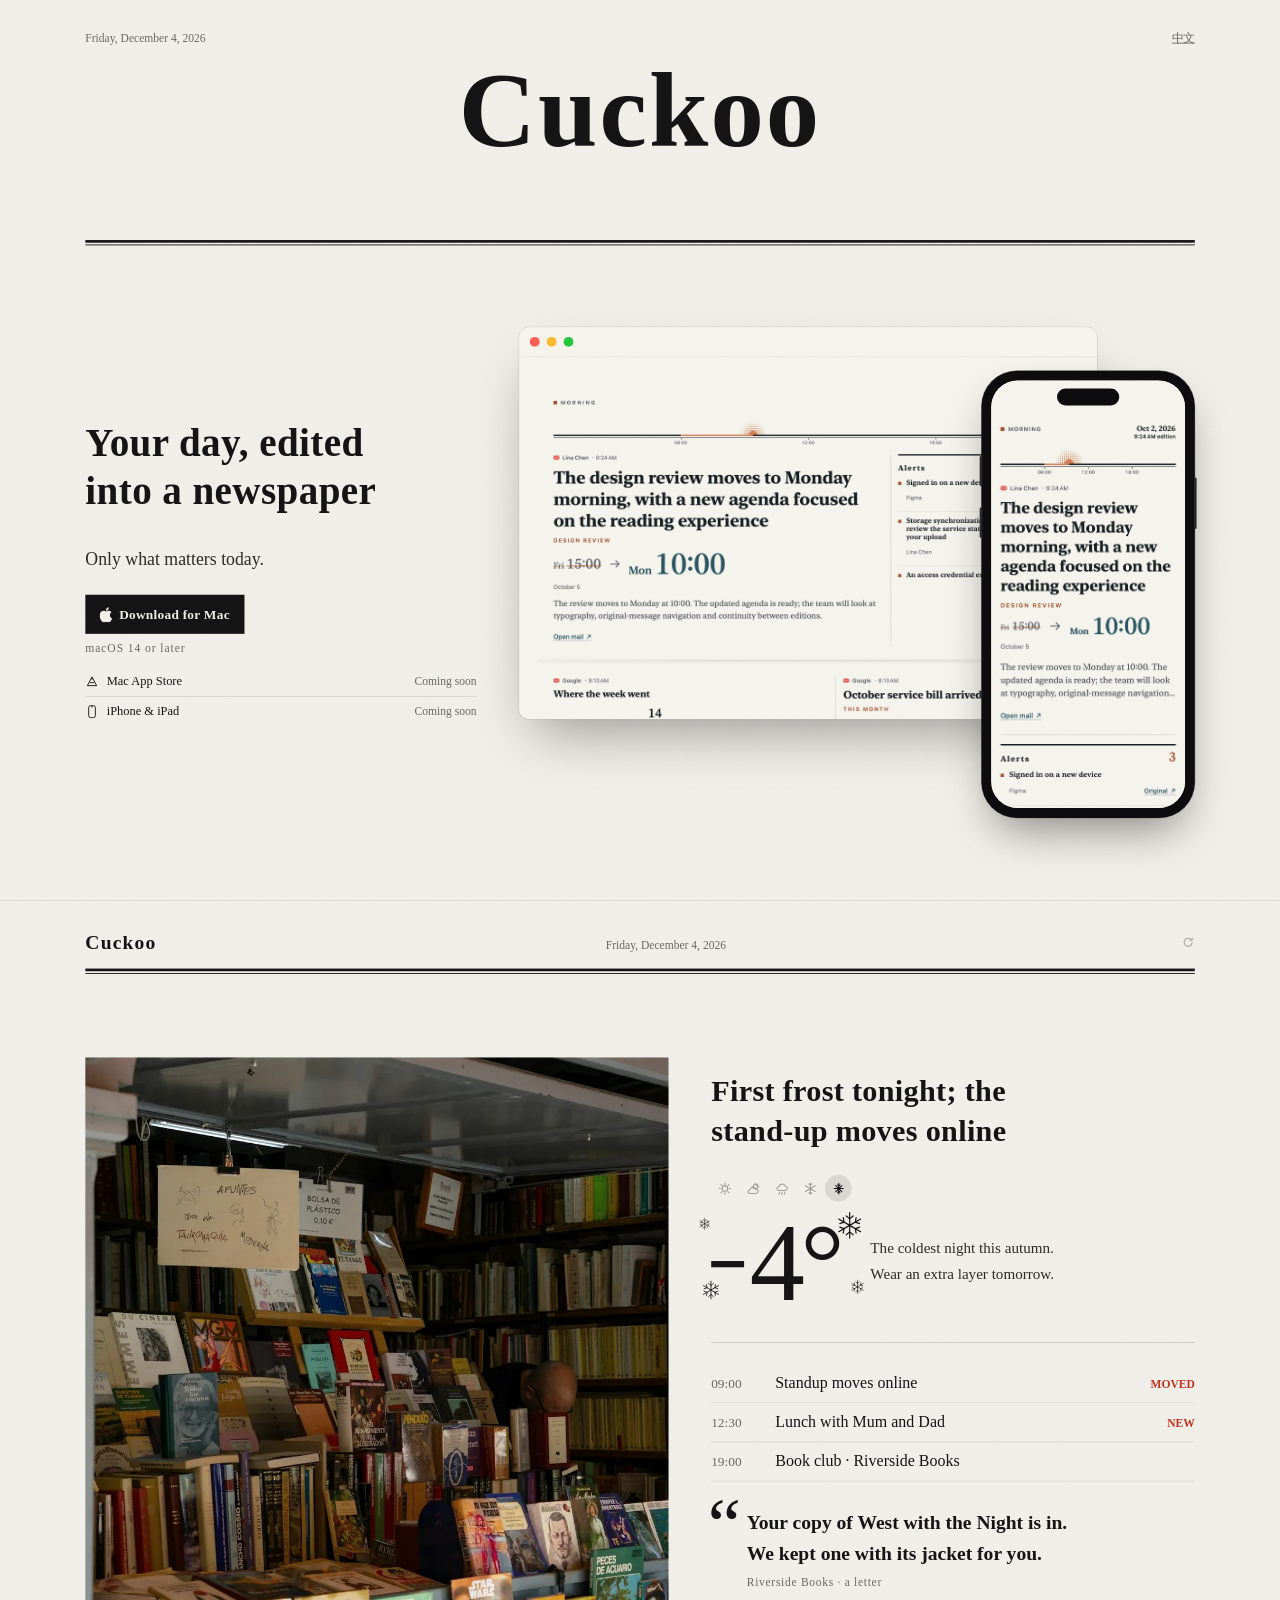
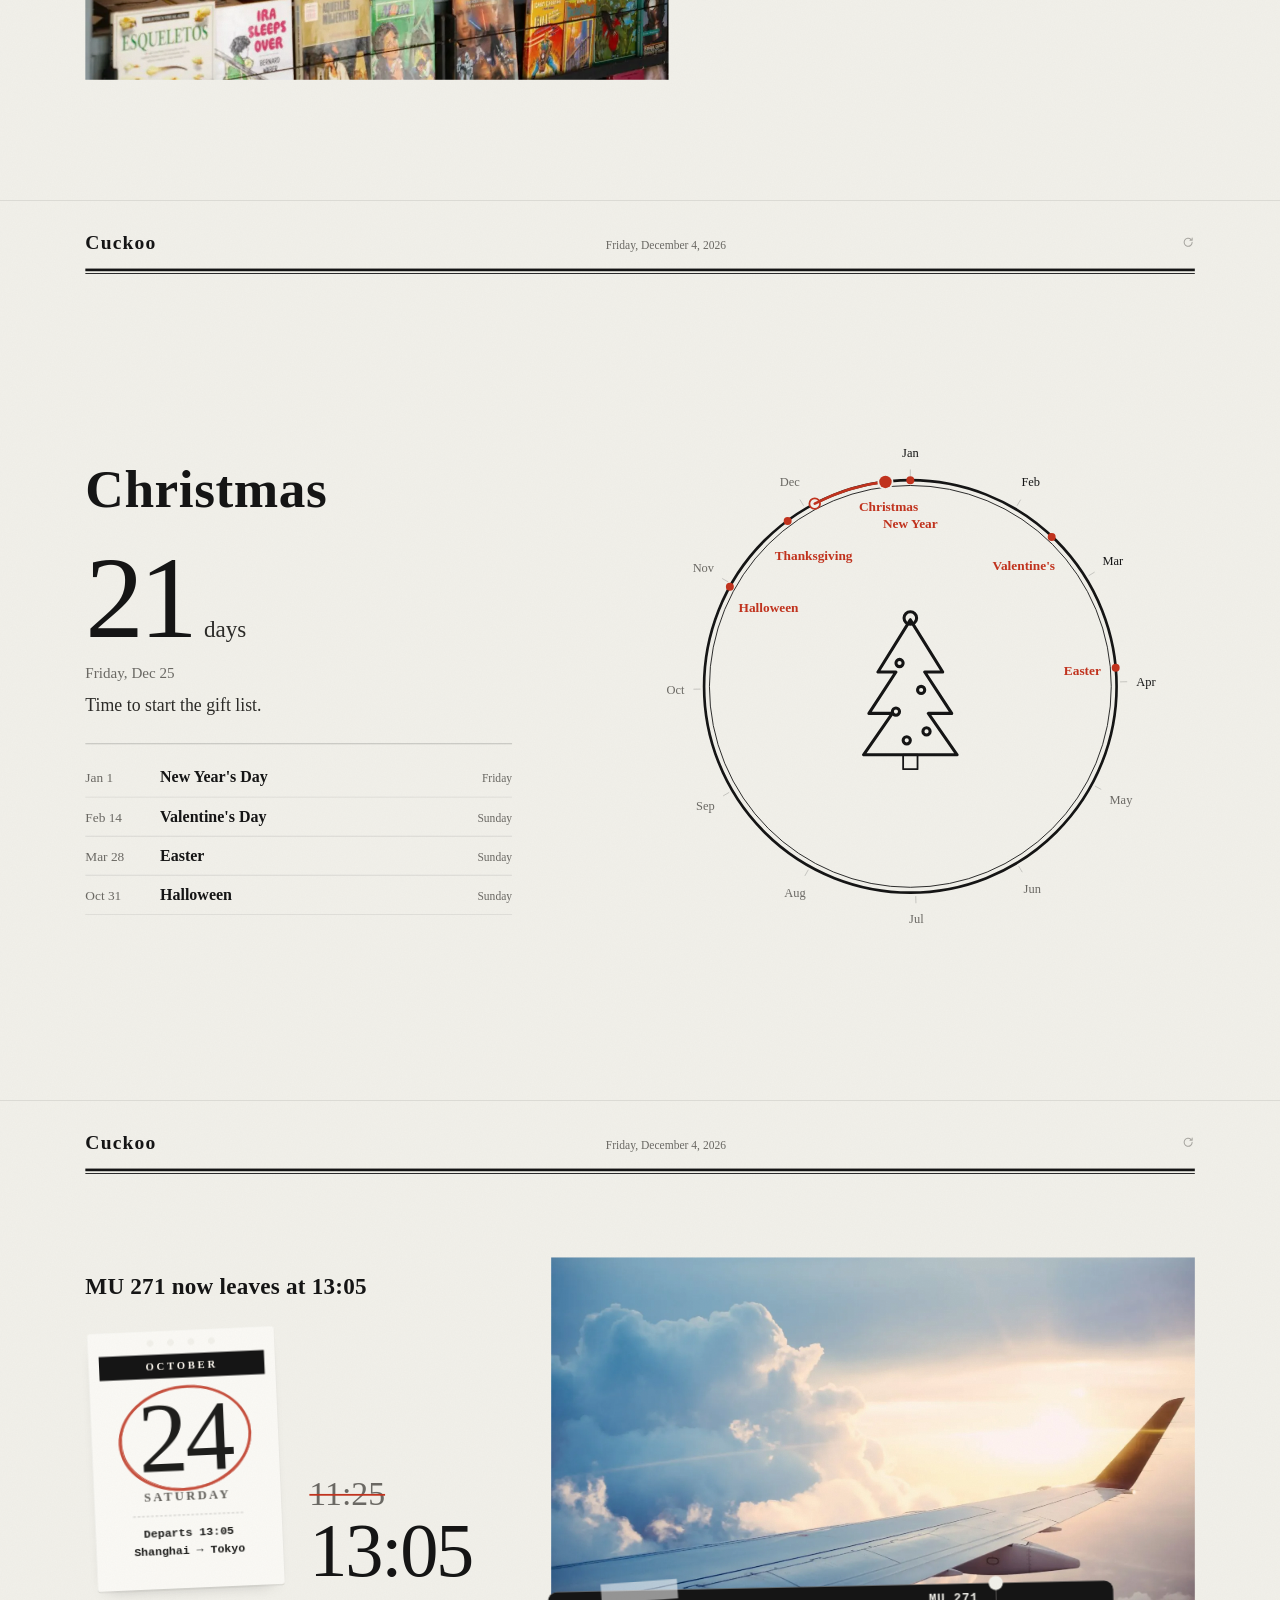
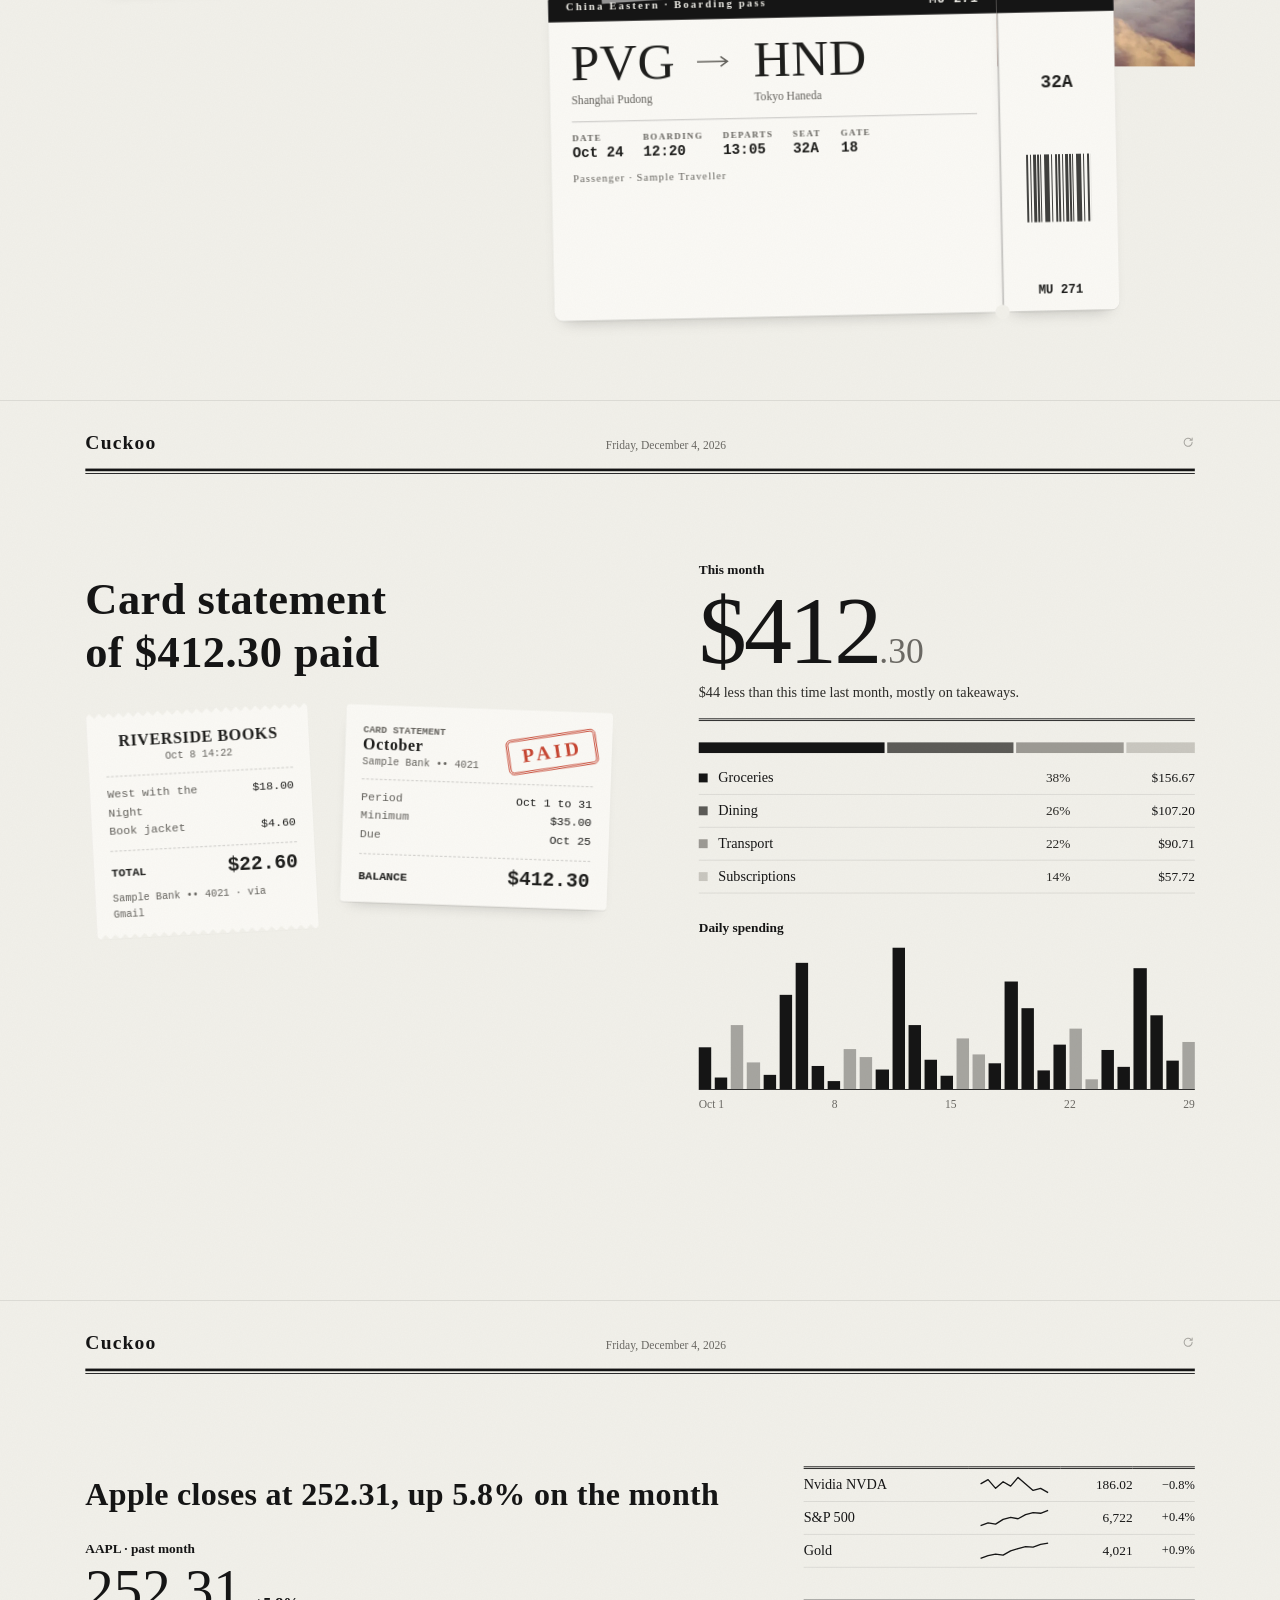
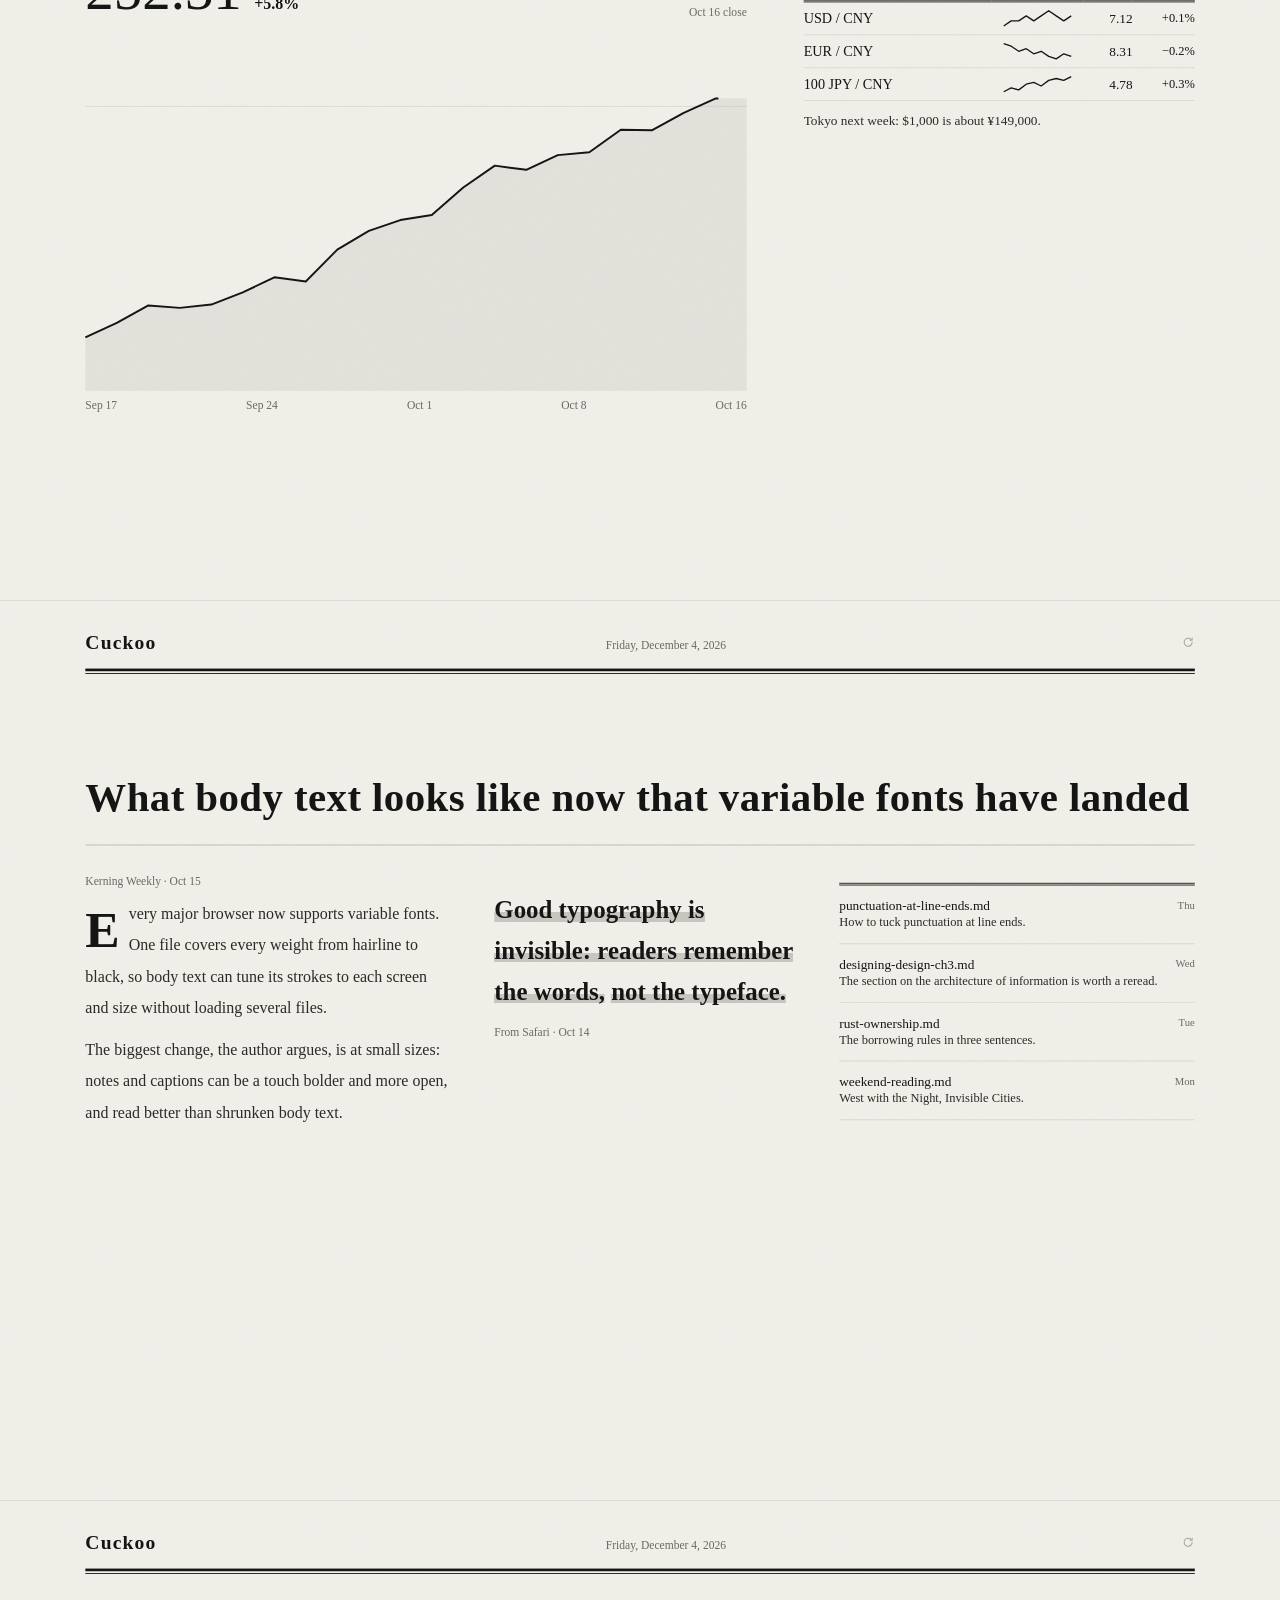
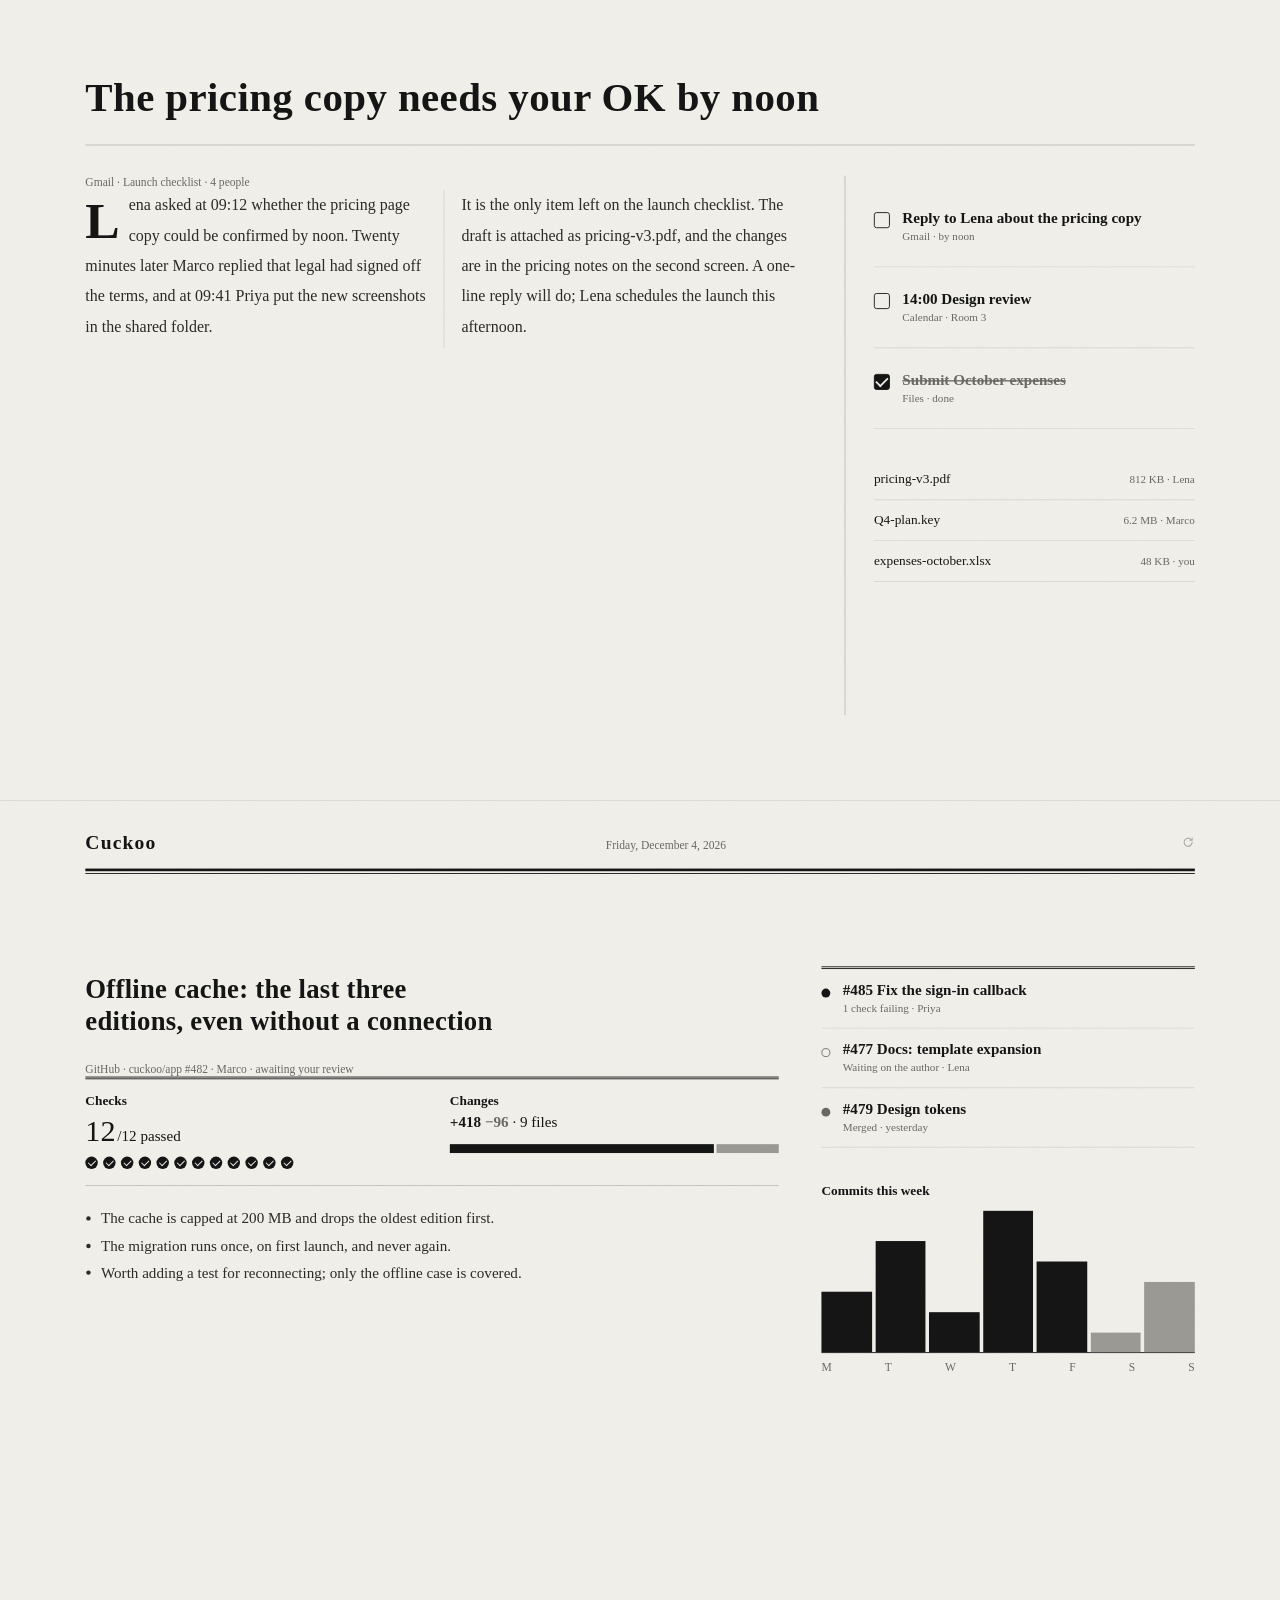
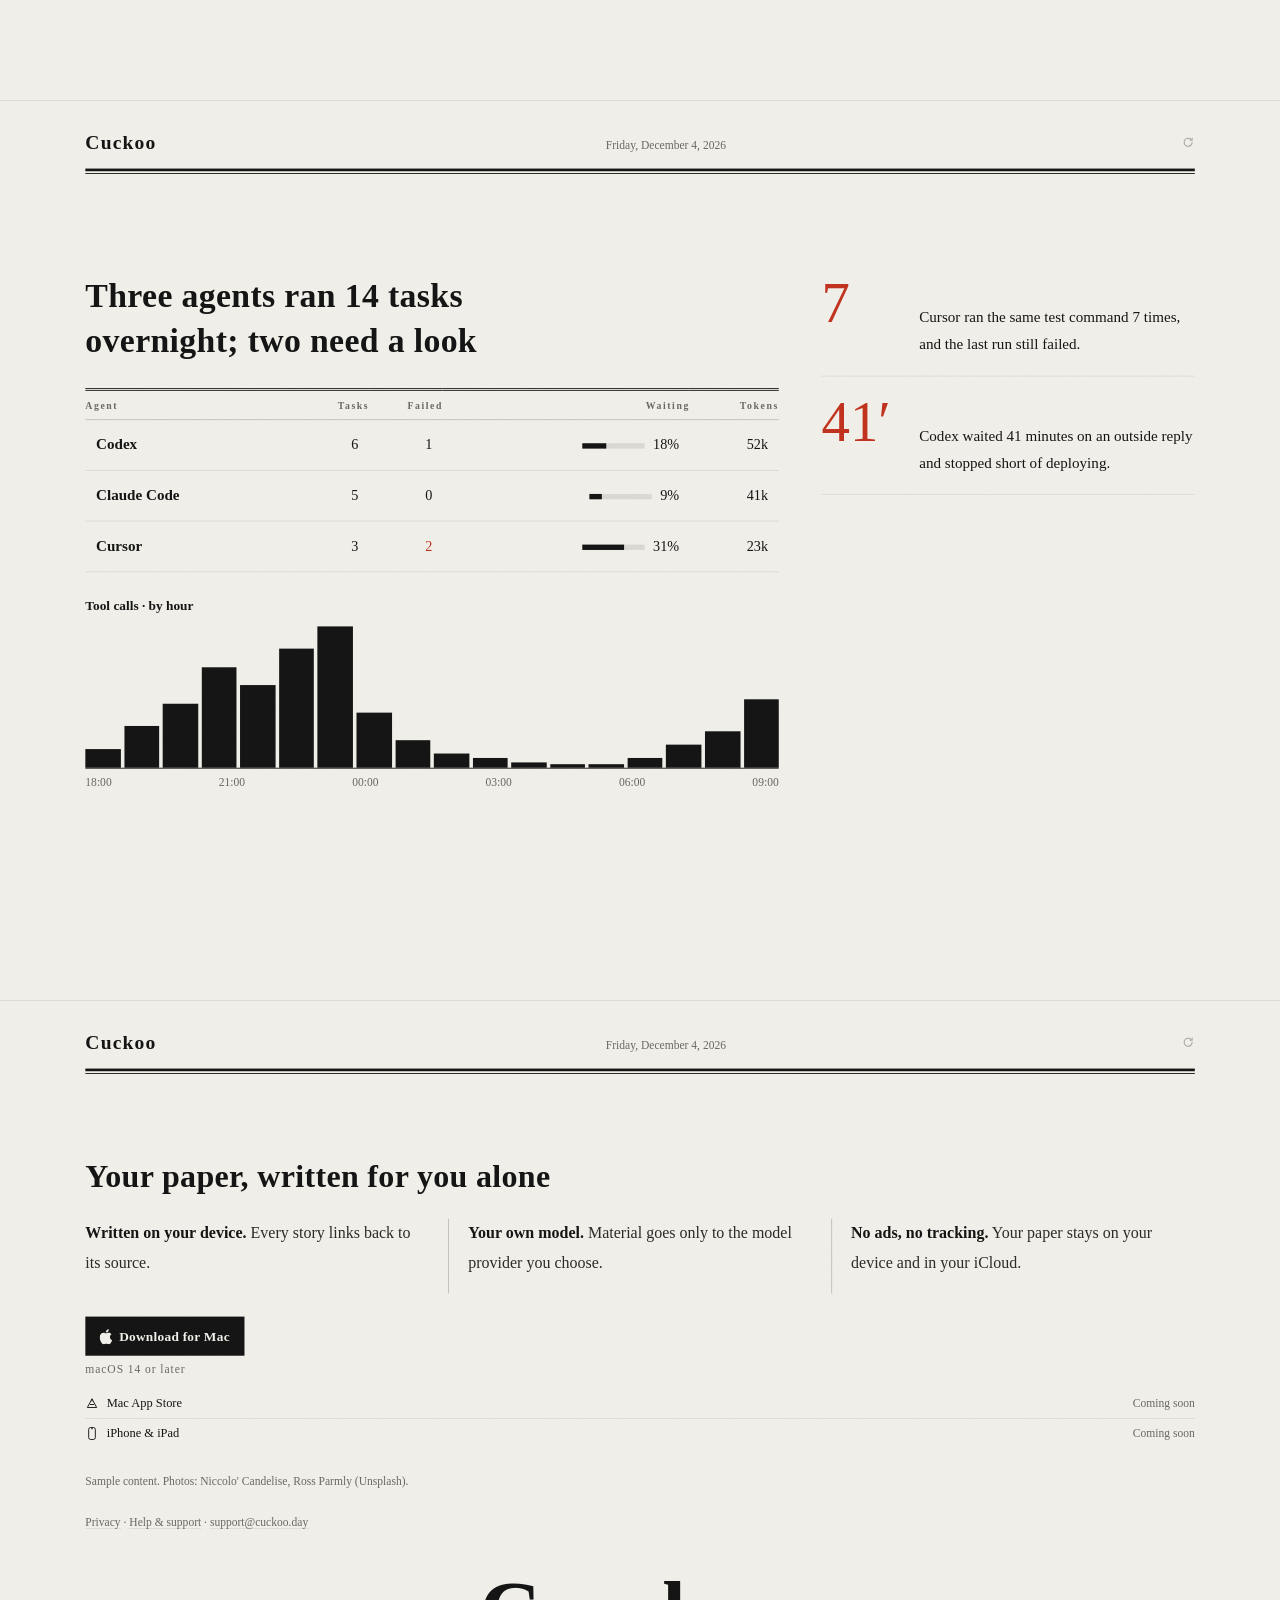
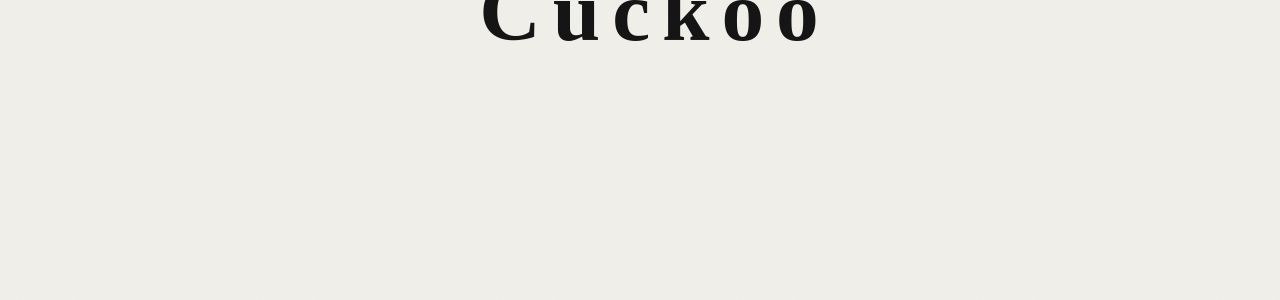
<file: index.html>
<!doctype html>
<html lang="en">
<head>
<meta charset="utf-8">
<meta name="viewport" content="width=device-width, initial-scale=1, viewport-fit=cover">
<title>Cuckoo · Your Personal News</title>
<meta name="theme-color" content="#F1F0EA" media="(prefers-color-scheme: light)">
<meta name="theme-color" content="#131416" media="(prefers-color-scheme: dark)">
<link rel="icon" type="image/png" href="/favicon.png">
<link rel="apple-touch-icon" href="/apple-touch-icon.png">
<link rel="canonical" href="https://cuckoo.day/">
<link rel="alternate" hreflang="en" href="https://cuckoo.day/">
<link rel="alternate" hreflang="zh-Hans" href="https://cuckoo.day/zh/">
<meta name="description" content="Cuckoo — only what matters today.">
<meta property="og:type" content="website">
<meta property="og:url" content="https://cuckoo.day/">
<meta property="og:title" content="Cuckoo · Your Personal News">
<meta property="og:description" content="Cuckoo — only what matters today.">
<meta property="og:image" content="https://cuckoo.day/assets/og-image.png">
<meta name="twitter:card" content="summary_large_image">
<script>try { var l = localStorage.getItem("cuckoo-lang"); if (l === "zh" || (!l && (navigator.language || "").toLowerCase().indexOf("zh") === 0)) location.replace("/zh/" + location.hash); } catch (e) {}</script>
<link rel="stylesheet" href="/assets/home.css">
<script>document.documentElement.classList.add("js")</script>
<script src="/assets/config.js"></script>
<script src="/assets/calendar.js" defer></script>
<script src="/assets/home.js" defer></script>
</head>
<body>

<!-- ============ 头版 ============ -->
<section class="page" id="cover" aria-label="Front page">
  <div class="art">
    <header class="folio">
      <span class="date" data-today></span>
      <a class="lang-link" href="/zh/" data-lang-to="zh" lang="zh-Hans">中文</a>
    </header>
    <div class="mast">
      
      <div class="mast-mid"><h1 class="nameplate" data-ink>Cuckoo</h1><span class="egg" data-egg-slot aria-hidden="true"></span></div>
    </div>
    <div class="rule2"></div>
    <div class="body cover-body">
      <div class="cover-copy">
        <h2 class="ink cover-title" data-ink="400"><span class="cl">Your day,</span> <span class="cl">edited into a newspaper</span></h2>
        <p class="deck rv" style="--d:900ms">Only what matters today.</p>
        <div class="cta rv" style="--d:1100ms"><span class="btn" role="link" aria-disabled="true" data-download><svg viewBox="0 0 17 20" aria-hidden="true"><path d="M14.1 10.6c0-2.6 2.1-3.8 2.2-3.9-1.2-1.8-3.1-2-3.7-2-1.6-.2-3.1.9-3.9.9-.8 0-2-.9-3.4-.9C3.6 4.8 2 5.8 1.1 7.4c-1.9 3.2-.5 8 1.3 10.6.9 1.3 2 2.7 3.3 2.7 1.3-.1 1.8-.9 3.4-.9s2 .9 3.4.8c1.4 0 2.3-1.3 3.2-2.6 1-1.5 1.4-2.9 1.4-3-.1 0-2.9-1.1-3-4.4zM11.6 3c.7-.9 1.2-2 1-3.2-1 0-2.3.7-3 1.6-.7.8-1.2 2-1.1 3.1 1.2.1 2.3-.6 3.1-1.5z"/></svg>Coming soon to the App Store</span><span class="cta-note">macOS 14 or later</span><div class="cta-alt"><a class="alt-row" data-appstore="mac"><svg viewBox="0 0 20 20" aria-hidden="true"><path d="M10 2l7 13H3z" fill="none" stroke="currentColor" stroke-width="1.4" stroke-linejoin="round"/><path d="M6.8 10.5h6.4M10 2v4" stroke="currentColor" stroke-width="1.4"/></svg>Mac App Store<i>Coming soon</i></a><a class="alt-row" data-appstore="ios"><svg viewBox="0 0 12 20" aria-hidden="true"><rect x="1" y="1" width="10" height="18" rx="3" fill="none" stroke="currentColor" stroke-width="1.4"/><path d="M4.5 2.8h3" stroke="currentColor" stroke-width="1.2"/></svg>iPhone & iPad<i>Coming soon</i></a></div></div>
      </div>
      <figure class="product" data-ink="600" data-ui>
        <div class="mac"><div class="mac-bar"><i></i><i></i><i></i></div><picture><source media="(prefers-color-scheme: dark)" srcset="/assets/img/app/mac-en-dark.webp"><img src="/assets/img/app/mac-en-light.webp" alt=""></picture></div>
        <div class="iphone"><div class="iscreen"><picture><source media="(prefers-color-scheme: dark)" srcset="/assets/img/app/phone-en-dark.webp"><img src="/assets/img/app/phone-en-light.webp" alt="Cuckoo on Mac and iPhone"></picture></div></div>
      </figure>
    </div>
  </div>
</section>

<!-- ============ 生活 · 今天 ============ -->
<section class="page" id="life" aria-label="Life">
  <div class="art">
    <header class="folio"><span class="brand">Cuckoo</span><span class="date" data-today></span><span class="pg"><button class="reset" type="button" aria-label="Reset this page" title="Reset this page"><svg viewBox="0 0 20 20" aria-hidden="true"><path d="M16 10a6 6 0 1 1-1.8-4.3M16 3.5v3.2h-3.2" fill="none" stroke="currentColor" stroke-width="1.5" stroke-linecap="round" stroke-linejoin="round"/></svg></button></span></header>
    <div class="rule2"></div>
    <div class="body life-body">
      <figure class="life-photo" data-ink="250">
        <img src="/assets/img/bookstall.webp" width="1600" height="1067" alt="A small street bookstall, books piled to the door">
      </figure>
      <div class="life-col">
        <h2 class="ink life-title" data-ink><span class="cl">First frost tonight;</span> <span class="cl">the stand‑up moves online</span></h2>
        

        <div class="wx rv" style="--d:900ms" data-wx="frost">
          <div class="wx-head">
            <div class="wx-pick" role="group" aria-label="Change the weather">
              <button type="button" data-wx-set="sun" aria-label="Sunny" title="Sunny"><svg viewBox="0 0 20 20"><circle cx="10" cy="10" r="3.6"/><path d="M10 2.5v2M10 15.5v2M2.5 10h2M15.5 10h2M4.7 4.7l1.4 1.4M13.9 13.9l1.4 1.4M4.7 15.3l1.4-1.4M13.9 6.1l1.4-1.4"/></svg></button>
              <button type="button" data-wx-set="clear" aria-label="Clearing" title="Clearing"><svg viewBox="0 0 20 20"><circle cx="12.5" cy="7.5" r="3"/><path d="M12.5 2.5v1.2M17.5 7.5h-1.2M16 4l-.9.9"/><path d="M5.5 16.5h7.5a3 3 0 0 0 .2-6 4 4 0 0 0-7.6 1.2 2.4 2.4 0 0 0-.1 4.8z"/></svg></button>
              <button type="button" data-wx-set="rain" aria-label="Rain" title="Rain"><svg viewBox="0 0 20 20"><path d="M5.5 12.5h8.5a3 3 0 0 0 .2-6 4.2 4.2 0 0 0-8 1.2 2.4 2.4 0 0 0-.7 4.8z"/><path d="M7 15l-1 2.5M10.5 15l-1 2.5M14 15l-1 2.5"/></svg></button>
              <button type="button" data-wx-set="snow" aria-label="Snow" title="Snow"><svg viewBox="0 0 20 20"><path d="M10 2.5v15M3.5 6.25l13 7.5M3.5 13.75l13-7.5M8 3.8l2 1.6 2-1.6M8 16.2l2-1.6 2 1.6"/></svg></button>
              <button type="button" data-wx-set="frost" aria-label="Frost" title="Frost"><svg viewBox="0 0 20 20"><path d="M10 3v14M4 10h12M6 6l8 8M14 6l-8 8"/><path d="M10 6.5l-1.5-1.5M10 6.5 11.5 5M10 13.5l-1.5 1.5M10 13.5l1.5 1.5"/></svg></button>
            </div>
          </div>
          <div class="wx-row">
            <div class="wx-fig">
              <div class="fx" aria-hidden="true">
                <i class="fx-sun"><b></b></i>
                <i class="fx-cloud a"></i><i class="fx-cloud b"></i>
                <i class="fx-rain"></i><i class="fx-ripple"></i><i class="fx-ripple r2"></i>
                <i class="fx-snow"></i>
                <svg class="fx-frost" viewBox="0 0 220 130"><defs><path id="xtal" d="M0 0L0.0 -14.0M0.0 -7.2l-3.8 -3.2M0.0 -7.2l3.8 -3.2M0 0L12.1 -7.0M6.2 -3.6l0.9 -4.9M6.2 -3.6l4.7 1.7M0 0L12.1 7.0M6.2 3.6l4.7 -1.7M6.2 3.6l0.9 4.9M0 0L0.0 14.0M0.0 7.2l3.8 3.2M0.0 7.2l-3.8 3.2M0 0L-12.1 7.0M-6.2 3.6l-0.9 4.9M-6.2 3.6l-4.7 -1.7M0 0L-12.1 -7.0M-6.2 -3.6l-4.7 1.7M-6.2 -3.6l-0.9 -4.9"/></defs><g style="--k:0" transform="translate(196 22)"><use href="#xtal" transform="scale(1.15)"/></g><g style="--k:1" transform="translate(20 104)"><use href="#xtal" transform="scale(.8)"/></g><g style="--k:2" transform="translate(206 100)"><use href="#xtal" transform="scale(.6)"/></g><g style="--k:3" transform="translate(12 20)"><use href="#xtal" transform="scale(.5)"/></g></svg>
              </div>
              <b class="num" data-wx-temp><span class="minus">−</span>4°</b>
            </div>
            <p data-wx-note>The coldest night this autumn.<br>Wear an extra layer tomorrow.</p>
          </div>
        </div>

        <div class="sched rv" style="--d:1100ms">
          
          <ol>
            <li><time>09:00</time><span>Standup moves online</span><em>MOVED</em></li>
            <li><time>12:30</time><span>Lunch with Mum and Dad</span><em class="new">NEW</em></li>
            <li><time>19:00</time><span>Book club · Riverside Books</span></li>
          </ol>
        </div>

        <blockquote class="pull rv" style="--d:1300ms">
          <p>Your copy of West with the Night is in. We kept one with its jacket for you.</p>
          <cite>Riverside Books · a letter</cite>
        </blockquote>
      </div>
    </div>
  </div>
</section>

<!-- ============ 生活 · 时令与节日 ============ -->
<section class="page" id="season" aria-label="Seasons and holidays">
  <div class="art">
    <header class="folio"><span class="brand">Cuckoo</span><span class="date" data-today></span><span class="pg"><button class="reset" type="button" aria-label="Reset this page" title="Reset this page"><svg viewBox="0 0 20 20" aria-hidden="true"><path d="M16 10a6 6 0 1 1-1.8-4.3M16 3.5v3.2h-3.2" fill="none" stroke="currentColor" stroke-width="1.5" stroke-linecap="round" stroke-linejoin="round"/></svg></button></span></header>
    <div class="rule2"></div>
    <div class="body season-body">
      <div class="fest">
        <h2 class="ink fest-name" data-ink data-fest-name></h2>
        <p class="fest-count"><b class="num" data-fest-num></b><span class="unit" data-fest-unit></span></p>
        <p class="fest-when" data-fest-when></p>
        <p class="fest-line" data-fest-line></p>
        <ol class="days" data-days></ol>
      </div>
      <div class="wheel" data-wheel>
        <div class="wh-art" aria-hidden="true"><svg class="egg-art egg-halloween" viewBox="0 0 200 200"><ellipse cx="96" cy="122" rx="50" ry="38"/><path class="det" d="M96 84c-6-10 8-12 4-22"/><path class="det" d="M76 88c-9 20-9 46 0 66M116 88c9 20 9 46 0 66"/><path class="acc" d="M150 56c7-8 17-6 21 2-5-2-8 2-8 6-4-4-8-4-12-2-1-4-1-6-1-6z"/></svg><svg class="egg-art egg-xmas" viewBox="0 0 200 200"><path class="tree" d="M100 26 64 84h20l-30 46h26l-32 46h104l-32-46h26l-30-46h20z"/><circle class="star" cx="100" cy="24" r="7"/><g class="orn det"><circle cx="88" cy="74" r="4"/><circle cx="112" cy="104" r="4"/><circle cx="84" cy="128" r="4"/><circle cx="118" cy="150" r="4"/><circle cx="96" cy="160" r="4"/></g><rect class="trunk det" x="92" y="176" width="16" height="16"/></svg><svg class="egg-art egg-newyear" viewBox="0 0 200 200"><path d="M100 30v140M30 100h140M50 50l100 100M150 50l-100 100"/><circle cx="100" cy="100" r="14"/><path class="det" d="M100 62l6 14M138 100l-14 6M100 138l-6-14M62 100l14-6"/></svg><svg class="egg-art egg-valentine" viewBox="0 0 200 200"><path d="M100 160C60 130 40 105 40 80c0-24 18-38 34-38 12 0 22 8 26 18 4-10 14-18 26-18 16 0 34 14 34 38 0 25-20 50-60 80z"/></svg><svg class="egg-art egg-easter" viewBox="0 0 200 220"><path d="M100 38c26 0 44 42 44 76 0 38-22 58-44 58s-44-20-44-58c0-34 18-76 44-76z"/><path class="det" d="M60 112l13-9 13 9 14-9 14 9 13-9 14 9 13-9"/><circle class="det" cx="85" cy="70" r="4"/><circle class="det" cx="118" cy="76" r="4"/><circle class="det" cx="100" cy="148" r="4"/></svg><svg class="egg-art egg-thanksgiving" viewBox="0 0 200 220"><path d="M100 30v160"/><path class="det" d="M100 50c-14-6-24-16-26-30 14-2 24 6 26 30zM100 50c14-6 24-16 26-30-14-2-24 6-26 30zM100 92c-14-6-24-16-26-30 14-2 24 6 26 30zM100 92c14-6 24-16 26-30-14-2-24 6-26 30zM100 134c-14-6-24-16-26-30 14-2 24 6 26 30zM100 134c14-6 24-16 26-30-14-2-24 6-26 30z"/></svg></div>
      </div>
    </div>
  </div>
</section>

<!-- ============ 出行 ============ -->
<section class="page" id="travel" aria-label="Travel">
  <div class="art">
    <header class="folio"><span class="brand">Cuckoo</span><span class="date" data-today></span><span class="pg"><button class="reset" type="button" aria-label="Reset this page" title="Reset this page"><svg viewBox="0 0 20 20" aria-hidden="true"><path d="M16 10a6 6 0 1 1-1.8-4.3M16 3.5v3.2h-3.2" fill="none" stroke="currentColor" stroke-width="1.5" stroke-linecap="round" stroke-linejoin="round"/></svg></button></span></header>
    <div class="rule2"></div>
    <div class="body travel-body">
      <div class="tr-col">
        <h2 class="ink tr-title" data-ink><span class="cl">MU 271 now leaves at 13:05</span></h2>
        
        <div class="tr-bottom">
          <div class="leafs paste" style="--d:1200ms; --r:-2.5deg">
            <button class="leaf next" type="button" tabindex="-1" aria-hidden="true">
              <i class="holes"></i>
              <span class="leaf-band">OCTOBER</span>
              <span class="leaf-day"><b class="num">25</b></span>
              <span class="leaf-week">SUNDAY</span>
              <span class="leaf-event">Tokyo · day two<br>Senso-ji 09:00</span>
            </button>
            <button class="leaf top" type="button" aria-label="Turn to the next day">
              <i class="holes"></i>
              <span class="leaf-band">OCTOBER</span>
              <span class="leaf-day"><b class="num">24</b><i class="ring"></i></span>
              <span class="leaf-week">SATURDAY</span>
              <span class="leaf-event">Departs 13:05<br>Shanghai → Tokyo</span>
              <i class="curl"></i>
            </button>
          </div>
          <div class="change rv" style="--d:1500ms">
            
            <s class="num">11:25</s>
            <b class="num">13:05</b>
            
          </div>
        </div>
      </div>
      <div class="tr-right">
        <figure class="tr-photo" data-ink="250">
          <img src="/assets/img/aircraft-wing.webp" width="1600" height="1063" alt="An airliner wing above the clouds at sunset">
        </figure>
        <div class="pass paste" style="--d:1000ms; --r:-1.2deg">
          <div class="pass-main">
            <div class="pass-band"><span>China Eastern · Boarding pass</span><b>MU 271</b></div>
            <div class="pass-in">
              <div class="pass-route">
                <div><b class="num">PVG</b><span>Shanghai Pudong</span></div>
                <svg viewBox="0 0 40 16" aria-hidden="true"><path d="M2 8h30m-6-5 7 5-7 5" fill="none" stroke="currentColor" stroke-width="1.6"/></svg>
                <div><b class="num">HND</b><span>Tokyo Haneda</span></div>
              </div>
              <dl class="pass-fields">
                <div><dt>DATE</dt><dd>Oct 24</dd></div>
                <div><dt>BOARDING</dt><dd>12:20</dd></div>
                <div><dt>DEPARTS</dt><dd>13:05</dd></div>
                <div><dt>SEAT</dt><dd>32A</dd></div>
                <div><dt>GATE</dt><dd>18</dd></div>
              </dl>
              <p class="pass-name">Passenger · Sample Traveller</p>
            </div>
          </div>
          <button class="pass-stub" type="button" aria-label="Tear the stub along the dashes">
            <span class="stub-band"></span>
            <span class="stub-seat">32A</span>
            <i class="barcode" aria-hidden="true"></i>
            <span class="stub-no">MU 271</span>
            <span class="stub-stamp" aria-hidden="true">CHECKED</span>
          </button>
        </div>
      </div>
    </div>
  </div>
</section>

<!-- ============ 理财 · 账单 ============ -->
<section class="page" id="bills" aria-label="Finance">
  <div class="art">
    <header class="folio"><span class="brand">Cuckoo</span><span class="date" data-today></span><span class="pg"><button class="reset" type="button" aria-label="Reset this page" title="Reset this page"><svg viewBox="0 0 20 20" aria-hidden="true"><path d="M16 10a6 6 0 1 1-1.8-4.3M16 3.5v3.2h-3.2" fill="none" stroke="currentColor" stroke-width="1.5" stroke-linecap="round" stroke-linejoin="round"/></svg></button></span></header>
    <div class="rule2"></div>
    <div class="body bills-body">
      <div class="fn-left">
        <h2 class="ink fn-title" data-ink><span class="cl">Card statement of $412.30</span> <span class="cl">paid</span></h2>
        
        <div class="slips">
          <div class="slip receipt paste" style="--d:1100ms; --r:-3deg">
            <p class="slip-head">RIVERSIDE BOOKS</p>
            <p class="slip-sub">Oct 8 14:22</p>
            <hr>
            <p class="kv"><span>West with the Night</span><b>$18.00</b></p>
            <p class="kv"><span>Book jacket</span><b>$4.60</b></p>
            <hr>
            <p class="kv total"><span>TOTAL</span><b>$22.60</b></p>
            <p class="slip-foot">Sample Bank •• 4021 · via Gmail</p>
          </div>
          <button class="slip statement paste" type="button" style="--d:1350ms; --r:2deg" aria-label="Stamp it again">
            <span class="slip-kind">CARD STATEMENT</span>
            <span class="slip-head">October</span>
            <span class="slip-sub">Sample Bank •• 4021</span>
            <span class="hr"></span>
            <span class="kv"><span>Period</span><b>Oct 1 to 31</b></span>
            <span class="kv"><span>Minimum</span><b>$35.00</b></span>
            <span class="kv"><span>Due</span><b>Oct 25</b></span>
            <span class="hr"></span>
            <span class="kv total"><span>BALANCE</span><b>$412.30</b></span>
            <span class="stamp" style="--d:1900ms">PAID</span>
          </button>
        </div>
      </div>
      <div class="fn-right">
        <div class="month rv" style="--d:900ms">
          <span class="label">This month</span>
          <p class="total"><b class="num">$412</b><small>.30</small></p>
          <p class="sub">$44 less than this time last month, mostly on takeaways.</p>
        </div>
        <div class="share rv" style="--d:1100ms">
          <div class="bar" aria-hidden="true"><i style="--w:38%;--c:var(--ink)"></i><i style="--w:26%;--c:var(--tone2)"></i><i style="--w:22%;--c:var(--tone3)"></i><i style="--w:14%;--c:var(--tone4)"></i></div>
          <table>
            <tr><td><i style="--c:var(--ink)"></i>Groceries</td><td>38%</td><td>$156.67</td></tr>
            <tr><td><i style="--c:var(--tone2)"></i>Dining</td><td>26%</td><td>$107.20</td></tr>
            <tr><td><i style="--c:var(--tone3)"></i>Transport</td><td>22%</td><td>$90.71</td></tr>
            <tr><td><i style="--c:var(--tone4)"></i>Subscriptions</td><td>14%</td><td>$57.72</td></tr>
          </table>
        </div>
        <div class="daily rv" style="--d:1300ms">
          <span class="label">Daily spending</span>
          <div class="daily-bars" data-daily="62,18,95,40,22,140,188,35,12,60,48,30,210,96,44,20,75,52,38,160,120,28,66,90,15,58,34,180,110,42,70"></div>
          <div class="daily-axis"><span>Oct 1</span><span>8</span><span>15</span><span>22</span><span>29</span></div>
        </div>
      </div>
    </div>
  </div>
</section>

<!-- ============ 理财 · 行情与汇率 ============ -->
<section class="page" id="markets" aria-label="Markets and currencies">
  <div class="art">
    <header class="folio"><span class="brand">Cuckoo</span><span class="date" data-today></span><span class="pg"><button class="reset" type="button" aria-label="Reset this page" title="Reset this page"><svg viewBox="0 0 20 20" aria-hidden="true"><path d="M16 10a6 6 0 1 1-1.8-4.3M16 3.5v3.2h-3.2" fill="none" stroke="currentColor" stroke-width="1.5" stroke-linecap="round" stroke-linejoin="round"/></svg></button></span></header>
    <div class="rule2"></div>
    <div class="body markets-body">
      <div class="mk-main">
        <h2 class="ink mk-title" data-ink><span class="cl">Apple closes at 252.31,</span> <span class="cl">up 5.8% on the month</span></h2>
        
        <div class="chart rv" style="--d:900ms" data-chart="AAPL">
          <div class="chart-head">
            <div><span class="label">AAPL · past month</span><p><b class="num" data-chart-price>252.31</b><em class="up" data-chart-chg>+5.8%</em></p></div>
            <span class="chart-at" data-chart-at>Oct 16 close</span>
          </div>
          <svg class="chart-svg" viewBox="0 0 800 300" preserveAspectRatio="none" aria-label="Apple over the past month, trending up">
            <g class="grid"><path d="M0 60H800M0 140H800M0 220H800"/></g>
            <path class="area"/><path class="line"/>
            <g class="cross"><path class="cx" d="M0 0V300"/><circle class="cd" r="5"/></g>
          </svg>
          <div class="chart-axis"><span>Sep 17</span><span>Sep 24</span><span>Oct 1</span><span>Oct 8</span><span>Oct 16</span></div>
        </div>
      </div>
      <div class="mk-side">
        <div class="watch rv" style="--d:1100ms">
          
          <table>
            <tr><td>Nvidia NVDA</td><td><svg class="spark" data-spark="190,192,188,191,189,193,190,187,188,186" viewBox="0 0 80 24"></svg></td><td>186.02</td><td class="down">−0.8%</td></tr>
            <tr><td>S&amp;P 500</td><td><svg class="spark" data-spark="6610,6630,6620,6655,6670,6660,6690,6705,6700,6722" viewBox="0 0 80 24"></svg></td><td>6,722</td><td class="up">+0.4%</td></tr>
            <tr><td>Gold</td><td><svg class="spark" data-spark="3880,3905,3920,3910,3950,3972,3990,3985,4010,4021" viewBox="0 0 80 24"></svg></td><td>4,021</td><td class="up">+0.9%</td></tr>
          </table>
        </div>
        <div class="fx-rates rv" style="--d:1300ms">
          
          <table>
            <tr><td>USD / CNY</td><td><svg class="spark" data-spark="7.10,7.11,7.11,7.12,7.11,7.12,7.13,7.12,7.11,7.12" viewBox="0 0 80 24"></svg></td><td>7.12</td><td class="up">+0.1%</td></tr>
            <tr><td>EUR / CNY</td><td><svg class="spark" data-spark="8.36,8.35,8.33,8.34,8.32,8.33,8.31,8.30,8.32,8.31" viewBox="0 0 80 24"></svg></td><td>8.31</td><td class="down">−0.2%</td></tr>
            <tr><td>100 JPY / CNY</td><td><svg class="spark" data-spark="4.70,4.72,4.71,4.74,4.75,4.73,4.76,4.77,4.76,4.78" viewBox="0 0 80 24"></svg></td><td>4.78</td><td class="up">+0.3%</td></tr>
          </table>
          <p class="fx-note">Tokyo next week: $1,000 is about ¥149,000.</p>
        </div>
        
      </div>
    </div>
  </div>
</section>

<!-- ============ 学习 ============ -->
<section class="page" id="study" aria-label="Study">
  <div class="art">
    <header class="folio"><span class="brand">Cuckoo</span><span class="date" data-today></span><span class="pg"><button class="reset" type="button" aria-label="Restore this page" title="Restore this page"><svg viewBox="0 0 20 20" aria-hidden="true"><path d="M16 10a6 6 0 1 1-1.8-4.3M16 3.5v3.2h-3.2" fill="none" stroke="currentColor" stroke-width="1.5" stroke-linecap="round" stroke-linejoin="round"/></svg></button></span></header>
    <div class="rule2"></div>
    <div class="body study-body">
      <div class="st-head">
        <h2 class="ink st-title" data-ink><span class="cl">What body text looks like</span> <span class="cl">now that variable fonts have landed</span></h2>
        
      </div>
      <article class="clip rv" style="--d:900ms">
        <p class="src">Kerning Weekly · Oct 15</p>
        
        <p><span class="drop">E</span>very major browser now supports variable fonts. One file covers every weight from hairline to black, so body text can tune its strokes to each screen and size without loading several files.</p>
        <p>The biggest change, the author argues, is at small sizes: notes and captions can be a touch bolder and more open, and read better than shrunken body text.</p>
      </article>
      <div class="excerpt rv" style="--d:1100ms">
        
        <blockquote><mark>Good typography is invisible: readers remember the words,</mark> <mark>not the typeface.</mark></blockquote>
        <p class="src">From Safari · Oct 14</p>
      </div>
      <div class="notes rv" style="--d:1300ms">
        
        <ul>
          <li><b>punctuation-at-line-ends.md</b><span>How to tuck punctuation at line ends.</span><time>Thu</time></li>
          <li><b>designing-design-ch3.md</b><span>The section on the architecture of information is worth a reread.</span><time>Wed</time></li>
          <li><b>rust-ownership.md</b><span>The borrowing rules in three sentences.</span><time>Tue</time></li>
          <li><b>weekend-reading.md</b><span>West with the Night, Invisible Cities.</span><time>Mon</time></li>
        </ul>
        
      </div>
    </div>
  </div>
</section>

<!-- ============ 工作 ============ -->
<section class="page" id="work" aria-label="Work">
  <div class="art">
    <header class="folio"><span class="brand">Cuckoo</span><span class="date" data-today></span><span class="pg"><button class="reset" type="button" aria-label="Reset this page" title="Reset this page"><svg viewBox="0 0 20 20" aria-hidden="true"><path d="M16 10a6 6 0 1 1-1.8-4.3M16 3.5v3.2h-3.2" fill="none" stroke="currentColor" stroke-width="1.5" stroke-linecap="round" stroke-linejoin="round"/></svg></button></span></header>
    <div class="rule2"></div>
    <div class="body work-body">
      <div class="of-head">
        <h2 class="ink of-title" data-ink><span class="cl">The pricing copy</span> <span class="cl">needs your OK by noon</span></h2>
        
      </div>
      <article class="of-story rv" style="--d:900ms">
        <p class="src">Gmail · Launch checklist · 4 people</p>
        
        <div class="cols">
          <p><span class="drop">L</span>ena asked at 09:12 whether the pricing page copy could be confirmed by noon. Twenty minutes later Marco replied that legal had signed off the terms, and at 09:41 Priya put the new screenshots in the shared folder.</p>
          <p>It is the only item left on the launch checklist. The draft is attached as pricing-v3.pdf, and the changes are in the pricing notes on the second screen. A one-line reply will do; Lena schedules the launch this afternoon.</p>
        </div>
        
      </article>
      <aside class="of-side">
        <div class="agenda rv" style="--d:1100ms">
          
          <ul>
            <li><button type="button" aria-pressed="false"><i></i><div><b>Reply to Lena about the pricing copy</b><span>Gmail · by noon</span></div></button></li>
            <li><button type="button" aria-pressed="false"><i></i><div><b>14:00 Design review</b><span>Calendar · Room 3</span></div></button></li>
            <li class="done"><button type="button" aria-pressed="true"><i></i><div><b>Submit October expenses</b><span>Files · done</span></div></button></li>
          </ul>
        </div>
        <div class="files rv" style="--d:1300ms">
          
          <ul>
            <li><b>pricing-v3.pdf</b><span>812 KB · Lena</span></li>
            <li><b>Q4-plan.key</b><span>6.2 MB · Marco</span></li>
            <li><b>expenses-october.xlsx</b><span>48 KB · you</span></li>
          </ul>
        </div>
      </aside>
    </div>
  </div>
</section>

<!-- ============ 开发 · GitHub ============ -->
<section class="page" id="github" aria-label="GitHub">
  <div class="art">
    <header class="folio"><span class="brand">Cuckoo</span><span class="date" data-today></span><span class="pg"><button class="reset" type="button" aria-label="Restore this page" title="Restore this page"><svg viewBox="0 0 20 20" aria-hidden="true"><path d="M16 10a6 6 0 1 1-1.8-4.3M16 3.5v3.2h-3.2" fill="none" stroke="currentColor" stroke-width="1.5" stroke-linecap="round" stroke-linejoin="round"/></svg></button></span></header>
    <div class="rule2"></div>
    <div class="body gh-body">
      <div class="gh-main">
        <h2 class="ink gh-title" data-ink><span class="cl">Offline cache: the last three editions,</span> <span class="cl">even without a connection</span></h2>
        
        <article class="pr rv" style="--d:900ms">
          <p class="src">GitHub · cuckoo/app #482 · Marco · awaiting your review</p>
          
          <div class="pr-stats">
            <div class="checks"><span class="label">Checks</span><p><b class="num">12</b>/12 passed</p><div class="ticks" data-ticks="12"></div></div>
            <div class="diff"><span class="label">Changes</span><p><b class="add">+418</b> <b class="del">−96</b> · 9 files</p><div class="diffbar"><i class="a" style="--w:81%"></i><i class="d" style="--w:19%"></i></div></div>
          </div>
          <div class="review">
            
            <ul>
              <li>The cache is capped at 200 MB and drops the oldest edition first.</li>
              <li>The migration runs once, on first launch, and never again.</li>
              <li>Worth adding a test for reconnecting; only the offline case is covered.</li>
            </ul>
          </div>
        </article>
      </div>
      <aside class="gh-side">
        <div class="prs rv" style="--d:1100ms">
          
          <ul>
            <li><i class="st fail"></i><div><b>#485 Fix the sign-in callback</b><span>1 check failing · Priya</span></div></li>
            <li><i class="st wait"></i><div><b>#477 Docs: template expansion</b><span>Waiting on the author · Lena</span></div></li>
            <li><i class="st ok"></i><div><b>#479 Design tokens</b><span>Merged · yesterday</span></div></li>
          </ul>
        </div>
        <div class="commits rv" style="--d:1300ms">
          <span class="label">Commits this week</span>
          <div class="wk-bars" data-week="6,11,4,14,9,2,7"></div>
          <div class="wk-axis"><span>M</span><span>T</span><span>W</span><span>T</span><span>F</span><span>S</span><span>S</span></div>
        </div>
      </aside>
    </div>
  </div>
</section>

<!-- ============ 开发 · Agent 日报 ============ -->
<section class="page" id="agents" aria-label="Agent report">
  <div class="art">
    <header class="folio"><span class="brand">Cuckoo</span><span class="date" data-today></span><span class="pg"><button class="reset" type="button" aria-label="Restore this page" title="Restore this page"><svg viewBox="0 0 20 20" aria-hidden="true"><path d="M16 10a6 6 0 1 1-1.8-4.3M16 3.5v3.2h-3.2" fill="none" stroke="currentColor" stroke-width="1.5" stroke-linecap="round" stroke-linejoin="round"/></svg></button></span></header>
    <div class="rule2"></div>
    <div class="body ag-body">
      <div class="ag-main">
        <h2 class="ink ag-title" data-ink><span class="cl">Three agents ran 14 tasks overnight;</span> <span class="cl">two need a look</span></h2>
        <div class="ag-table rv" style="--d:900ms">
          <table>
            <thead><tr><th>Agent</th><th>Tasks</th><th>Failed</th><th>Waiting</th><th>Tokens</th></tr></thead>
            <tbody>
              <tr><td>Codex</td><td>6</td><td>1</td><td><span class="meter" style="--w:18%"></span>18%</td><td>52k</td></tr>
              <tr><td>Claude Code</td><td>5</td><td>0</td><td><span class="meter" style="--w:9%"></span>9%</td><td>41k</td></tr>
              <tr class="warn"><td>Cursor</td><td>3</td><td>2</td><td><span class="meter" style="--w:31%"></span>31%</td><td>23k</td></tr>
            </tbody>
          </table>
        </div>
        <div class="hours rv" style="--d:1100ms">
          <span class="label">Tool calls · by hour</span>
          <div class="hr-bars" data-hours="4,9,14,22,18,26,31,12,6,3,2,1,0,0,2,5,8,15"></div>
          <div class="hr-axis"><span>18:00</span><span>21:00</span><span>00:00</span><span>03:00</span><span>06:00</span><span>09:00</span></div>
        </div>
      </div>
      <aside class="ag-side">
        <div class="flags rv" style="--d:1300ms">
          
          <div class="callout"><b class="num">7</b><p>Cursor ran the same test command 7 times, and the last run still failed.</p></div>
          <div class="callout"><b class="num">41′</b><p>Codex waited 41 minutes on an outside reply and stopped short of deploying.</p></div>
        </div>
        
      </aside>
    </div>
  </div>
</section>

<!-- ============ Last page · <b>About</b> ============ -->
<section class="page" id="about" aria-label="About">
  <div class="art">
    <header class="folio"><span class="brand">Cuckoo</span><span class="date" data-today></span><span class="pg"><button class="reset" type="button" aria-label="Restore this page" title="Restore this page"><svg viewBox="0 0 20 20" aria-hidden="true"><path d="M16 10a6 6 0 1 1-1.8-4.3M16 3.5v3.2h-3.2" fill="none" stroke="currentColor" stroke-width="1.5" stroke-linecap="round" stroke-linejoin="round"/></svg></button></span></header>
    <div class="rule2"></div>
    <div class="body ab-body">
      <h2 class="ink ab-title" data-ink><span class="cl">Your paper,</span> <span class="cl">written for you alone</span></h2>
      <div class="ab-cols rv" style="--d:700ms"><p><b>Written on your device.</b> Every story links back to its source.</p><p><b>Your own model.</b> Material goes only to the model provider you choose.</p><p><b>No ads, no tracking.</b> Your paper stays on your device and in your iCloud.</p></div>
      <div class="cta rv" style="--d:1100ms"><span class="btn" role="link" aria-disabled="true" data-download><svg viewBox="0 0 17 20" aria-hidden="true"><path d="M14.1 10.6c0-2.6 2.1-3.8 2.2-3.9-1.2-1.8-3.1-2-3.7-2-1.6-.2-3.1.9-3.9.9-.8 0-2-.9-3.4-.9C3.6 4.8 2 5.8 1.1 7.4c-1.9 3.2-.5 8 1.3 10.6.9 1.3 2 2.7 3.3 2.7 1.3-.1 1.8-.9 3.4-.9s2 .9 3.4.8c1.4 0 2.3-1.3 3.2-2.6 1-1.5 1.4-2.9 1.4-3-.1 0-2.9-1.1-3-4.4zM11.6 3c.7-.9 1.2-2 1-3.2-1 0-2.3.7-3 1.6-.7.8-1.2 2-1.1 3.1 1.2.1 2.3-.6 3.1-1.5z"/></svg>Coming soon to the App Store</span><span class="cta-note">macOS 14 or later</span><div class="cta-alt"><a class="alt-row" data-appstore="mac"><svg viewBox="0 0 20 20" aria-hidden="true"><path d="M10 2l7 13H3z" fill="none" stroke="currentColor" stroke-width="1.4" stroke-linejoin="round"/><path d="M6.8 10.5h6.4M10 2v4" stroke="currentColor" stroke-width="1.4"/></svg>Mac App Store<i>Coming soon</i></a><a class="alt-row" data-appstore="ios"><svg viewBox="0 0 12 20" aria-hidden="true"><rect x="1" y="1" width="10" height="18" rx="3" fill="none" stroke="currentColor" stroke-width="1.4"/><path d="M4.5 2.8h3" stroke="currentColor" stroke-width="1.2"/></svg>iPhone & iPad<i>Coming soon</i></a></div></div>
      <p class="fine rv" style="--d:1000ms">Sample content. Photos: Niccolo' Candelise, Ross Parmly (Unsplash).</p>
      <nav class="links rv" style="--d:1100ms"><a href="/privacy/">Privacy</a> · <a href="/support/">Help &amp; support</a> · <a href="mailto:support@cuckoo.day">support@cuckoo.day</a></nav><div class="colophon" data-ink="300" aria-hidden="true">Cuckoo</div>
    </div>
  </div>
</section>

</body>
</html>
</file>
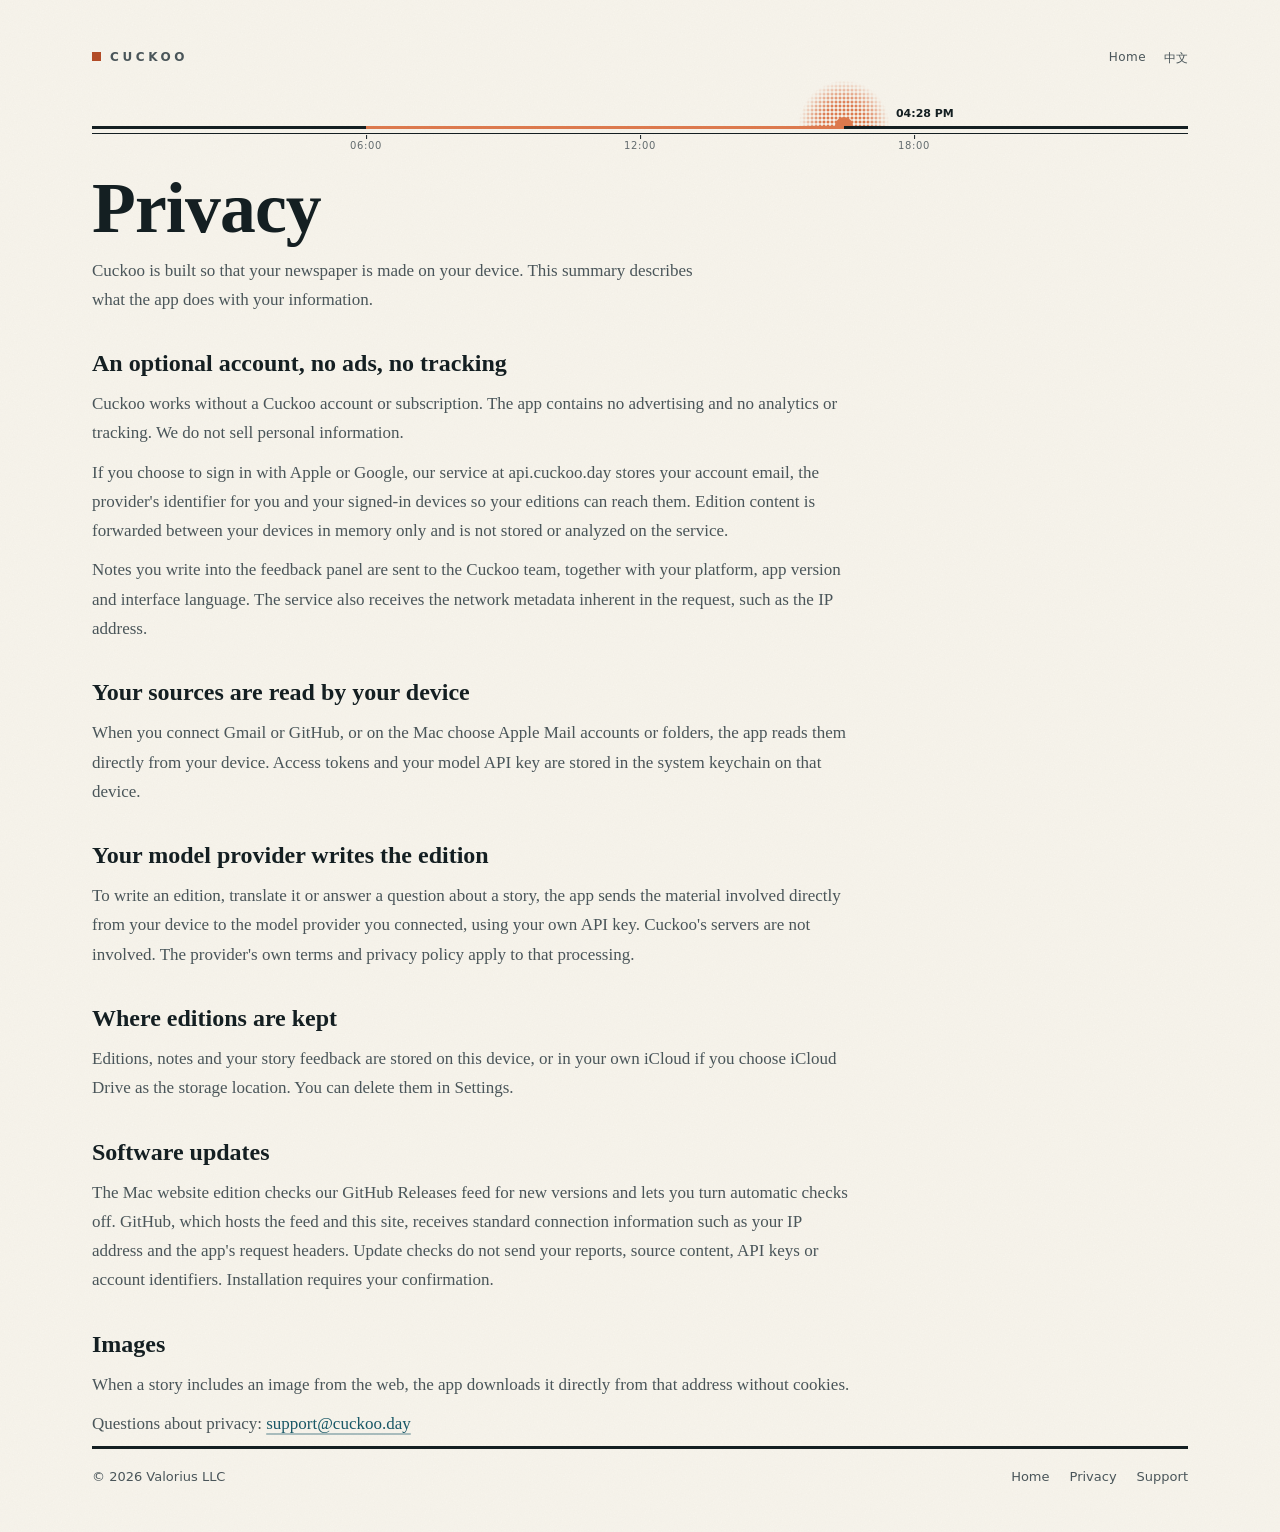
<file: privacy/index.html>
<!doctype html>
<html lang="en" data-lang="en">
<head>
<meta charset="utf-8">
<meta name="viewport" content="width=device-width, initial-scale=1, viewport-fit=cover">
<title>Privacy — Cuckoo</title>
<meta name="title-en" content="Privacy — Cuckoo">
<meta name="title-zh" content="隐私说明 — 晨昏报">
<meta name="description" content="Cuckoo turns your mail, code and bills into a personal newspaper, printed every morning and evening. For Mac.">
<meta name="theme-color" content="#F7F4EC" media="(prefers-color-scheme: light)">
<meta name="theme-color" content="#151B1D" media="(prefers-color-scheme: dark)">
<link rel="icon" type="image/png" href="/favicon.png">
<link rel="apple-touch-icon" href="/apple-touch-icon.png">
<link rel="canonical" href="https://cuckoo.day/privacy/">
<meta property="og:type" content="website">
<meta property="og:url" content="https://cuckoo.day/">
<meta property="og:title" content="Cuckoo — Your Personal News">
<meta property="og:description" content="Your mail, code and bills, printed as a newspaper every morning and evening.">
<meta property="og:image" content="https://cuckoo.day/assets/og-image.png">
<meta name="twitter:card" content="summary_large_image">
<link rel="stylesheet" href="/assets/site.css">
<script src="/assets/config.js"></script>
<script src="/assets/site.js"></script>
</head>
<body>
<a class="skip" href="#main"><span data-l="en">Skip to content</span><span data-l="zh">跳到正文</span></a>
<article class="sheet">
  <header>
    <div class="folio">
      <a class="ed" href="/" style="text-decoration:none"><i></i><span data-l="en">Cuckoo</span><span data-l="zh">晨昏报</span></a>
      <nav aria-label="Site"><a href="/"><span data-l="en">Home</span><span data-l="zh">首页</span></a><button type="button" onclick="cuckooToggleLanguage()" aria-label="Switch language / 切换语言"><span data-l="en">中文</span><span data-l="zh">English</span></button></nav>
    </div>
    <div class="dayrule" aria-hidden="true" style="margin-top:14px"><div class="thick"></div><div class="thin"></div><div class="lit"></div>
      <span class="tick" style="left:25%">06:00</span><span class="tick" style="left:50%">12:00</span><span class="tick" style="left:75%">18:00</span><div class="sun"></div><span class="now"></span></div>
  </header>
  <main id="main" class="article">
    <div data-l="en"><h1 class="hl h-xl" style="margin-top:20px">Privacy</h1>
<p class="deck">Cuckoo is built so that your newspaper is made on your device. This summary describes what the app does with your information.</p>
<h2>An optional account, no ads, no tracking</h2>
<p>Cuckoo works without a Cuckoo account or subscription. The app contains no advertising and no analytics or tracking. We do not sell personal information.</p>
<p>If you choose to sign in with Apple or Google, our service at api.cuckoo.day stores your account email, the provider's identifier for you and your signed-in devices so your editions can reach them. Edition content is forwarded between your devices in memory only and is not stored or analyzed on the service.</p>
<p>Notes you write into the feedback panel are sent to the Cuckoo team, together with your platform, app version and interface language. The service also receives the network metadata inherent in the request, such as the IP address.</p>
<h2>Your sources are read by your device</h2>
<p>When you connect Gmail or GitHub, or on the Mac choose Apple Mail accounts or folders, the app reads them directly from your device. Access tokens and your model API key are stored in the system keychain on that device.</p>
<h2>Your model provider writes the edition</h2>
<p>To write an edition, translate it or answer a question about a story, the app sends the material involved directly from your device to the model provider you connected, using your own API key. Cuckoo's servers are not involved. The provider's own terms and privacy policy apply to that processing.</p>
<h2>Where editions are kept</h2>
<p>Editions, notes and your story feedback are stored on this device, or in your own iCloud if you choose iCloud Drive as the storage location. You can delete them in Settings.</p>
<h2>Software updates</h2>
<p>The Mac website edition checks our GitHub Releases feed for new versions and lets you turn automatic checks off. GitHub, which hosts the feed and this site, receives standard connection information such as your IP address and the app's request headers. Update checks do not send your reports, source content, API keys or account identifiers. Installation requires your confirmation.</p>
<h2>Images</h2>
<p>When a story includes an image from the web, the app downloads it directly from that address without cookies.</p>
<p data-contact-row hidden>Questions about privacy: <a class="link" data-contact href="#"></a></p></div>
    <div data-l="zh"><h1 class="hl h-xl" style="margin-top:20px">隐私说明</h1>
<p class="deck">晨昏报的设计原则是：你的报纸在你的设备上生成。下面说明 App 如何处理你的信息。</p>
<h2>账号可选，没有广告，不做跟踪</h2>
<p>不注册晨昏报账号、不订阅即可使用。App 中没有广告，也不包含统计或跟踪代码。我们不出售个人信息。</p>
<p>如果你选择通过 Apple 或 Google 登录，位于 api.cuckoo.day 的服务会保存你的账号邮箱、服务商为你分配的标识和已登录设备，以便你的报纸送达这些设备。报纸内容只在设备间转发，服务端不存储、不分析。</p>
<p>你在反馈面板中写下的留言会发给晨昏报团队，随附平台、应用版本和界面语言。服务还会接收请求本身携带的网络信息，例如 IP 地址。</p>
<h2>来源由你的设备读取</h2>
<p>你连接 Gmail 或 GitHub，或在 Mac 上选择 Apple 邮件账户和文件夹后，App 由你的设备直接读取这些内容。访问凭据和你的模型 API 密钥保存在该设备的系统钥匙串中。</p>
<h2>报纸由你连接的模型服务商撰写</h2>
<p>生成报纸、翻译报纸或回答你对某篇报道的提问时，App 会用你自己的 API 密钥，把相关材料从你的设备直接发送给你连接的模型服务商，不经过晨昏报的服务器。这部分处理适用服务商自己的条款与隐私政策。</p>
<h2>报纸保存在哪里</h2>
<p>报纸、批注和你对报道的反馈保存在本机；如果你把存储位置选为 iCloud Drive，则保存在你自己的 iCloud 中。你可以在设置中删除这些内容。</p>
<h2>软件更新</h2>
<p>从官网下载的 Mac 版本会向 GitHub Releases 更新源检查新版本，你可以关闭自动检查。托管更新源与本站的 GitHub 会收到 IP 地址及应用请求头等常规连接信息。更新检查不发送报纸、来源内容、API 密钥或账号标识；安装需要你的确认。</p>
<h2>图片</h2>
<p>报道中包含网络图片时，App 直接从该地址下载，不携带 Cookie。</p>
<p data-contact-row hidden>隐私相关问题：<a class="link" data-contact href="#"></a></p></div>
  </main>
  <footer class="foot">
    <span>© <span data-year>2026</span> Valorius LLC</span>
    <nav aria-label="Footer"><a href="/"><span data-l="en">Home</span><span data-l="zh">首页</span></a><a href="/privacy/"><span data-l="en">Privacy</span><span data-l="zh">隐私说明</span></a><a href="/support/"><span data-l="en">Support</span><span data-l="zh">帮助与支持</span></a></nav>
  </footer>
</article>
<script>document.querySelectorAll("[data-year]").forEach(function (n) { n.textContent = new Date().getFullYear(); });</script>
</body>
</html>
</file>
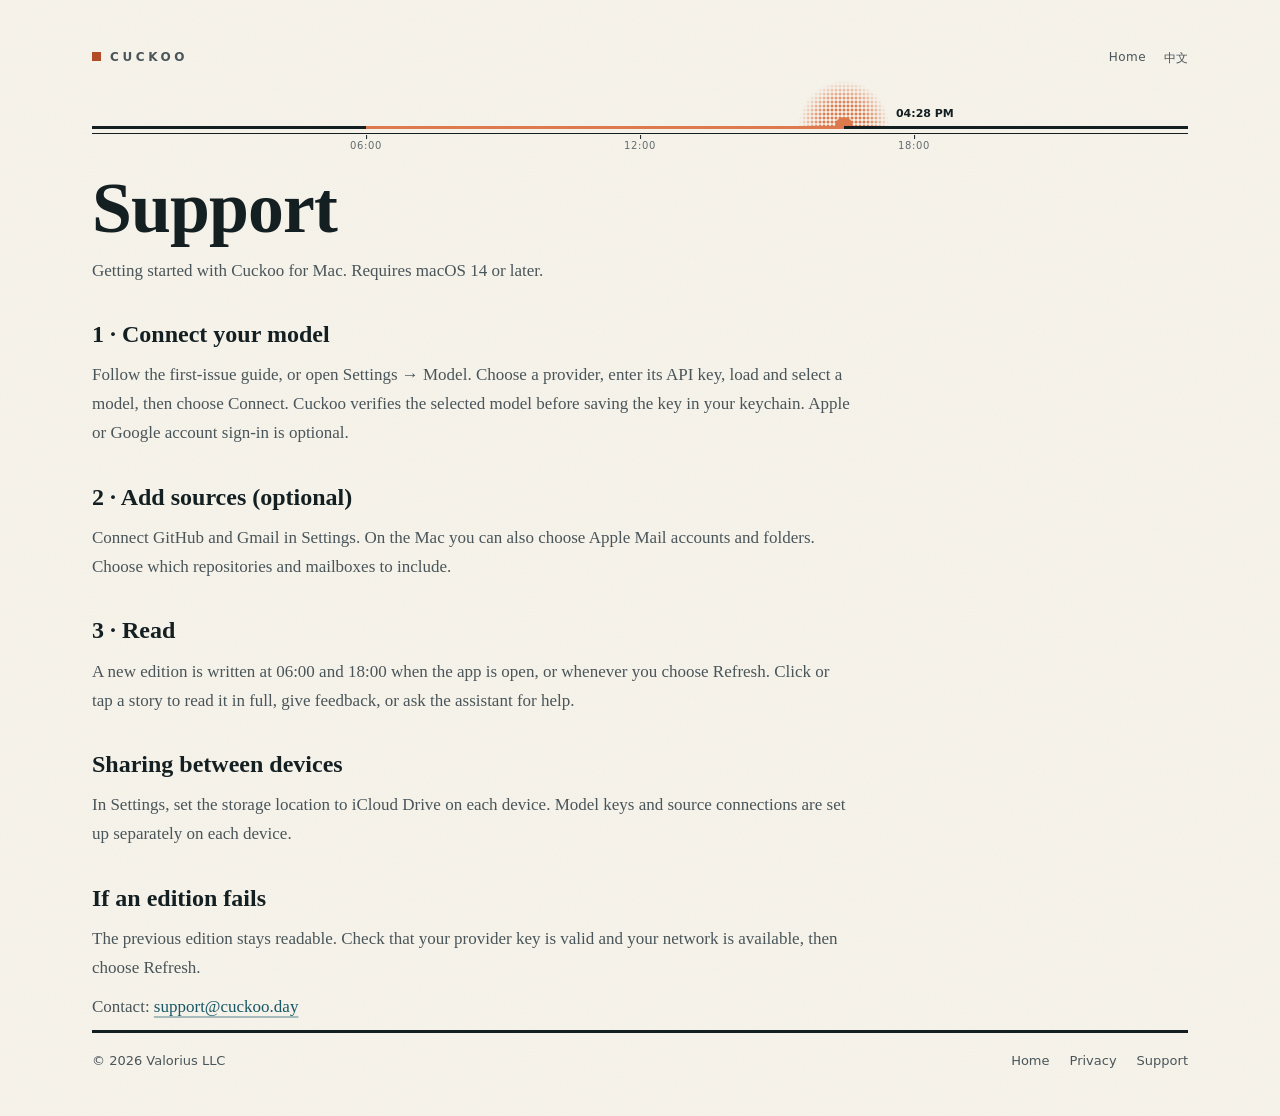
<file: support/index.html>
<!doctype html>
<html lang="en" data-lang="en">
<head>
<meta charset="utf-8">
<meta name="viewport" content="width=device-width, initial-scale=1, viewport-fit=cover">
<title>Support — Cuckoo</title>
<meta name="title-en" content="Support — Cuckoo">
<meta name="title-zh" content="帮助与支持 — 晨昏报">
<meta name="description" content="Cuckoo turns your mail, code and bills into a personal newspaper, printed every morning and evening. For Mac.">
<meta name="theme-color" content="#F7F4EC" media="(prefers-color-scheme: light)">
<meta name="theme-color" content="#151B1D" media="(prefers-color-scheme: dark)">
<link rel="icon" type="image/png" href="/favicon.png">
<link rel="apple-touch-icon" href="/apple-touch-icon.png">
<link rel="canonical" href="https://cuckoo.day/support/">
<meta property="og:type" content="website">
<meta property="og:url" content="https://cuckoo.day/">
<meta property="og:title" content="Cuckoo — Your Personal News">
<meta property="og:description" content="Your mail, code and bills, printed as a newspaper every morning and evening.">
<meta property="og:image" content="https://cuckoo.day/assets/og-image.png">
<meta name="twitter:card" content="summary_large_image">
<link rel="stylesheet" href="/assets/site.css">
<script src="/assets/config.js"></script>
<script src="/assets/site.js"></script>
</head>
<body>
<a class="skip" href="#main"><span data-l="en">Skip to content</span><span data-l="zh">跳到正文</span></a>
<article class="sheet">
  <header>
    <div class="folio">
      <a class="ed" href="/" style="text-decoration:none"><i></i><span data-l="en">Cuckoo</span><span data-l="zh">晨昏报</span></a>
      <nav aria-label="Site"><a href="/"><span data-l="en">Home</span><span data-l="zh">首页</span></a><button type="button" onclick="cuckooToggleLanguage()" aria-label="Switch language / 切换语言"><span data-l="en">中文</span><span data-l="zh">English</span></button></nav>
    </div>
    <div class="dayrule" aria-hidden="true" style="margin-top:14px"><div class="thick"></div><div class="thin"></div><div class="lit"></div>
      <span class="tick" style="left:25%">06:00</span><span class="tick" style="left:50%">12:00</span><span class="tick" style="left:75%">18:00</span><div class="sun"></div><span class="now"></span></div>
  </header>
  <main id="main" class="article">
    <div data-l="en"><h1 class="hl h-xl" style="margin-top:20px">Support</h1>
<p class="deck">Getting started with Cuckoo for Mac. Requires macOS 14 or later.</p>
<h2>1 · Connect your model</h2>
<p>Follow the first-issue guide, or open Settings → Model. Choose a provider, enter its API key, load and select a model, then choose Connect. Cuckoo verifies the selected model before saving the key in your keychain. Apple or Google account sign-in is optional.</p>
<h2>2 · Add sources (optional)</h2>
<p>Connect GitHub and Gmail in Settings. On the Mac you can also choose Apple Mail accounts and folders. Choose which repositories and mailboxes to include.</p>
<h2>3 · Read</h2>
<p>A new edition is written at 06:00 and 18:00 when the app is open, or whenever you choose Refresh. Click or tap a story to read it in full, give feedback, or ask the assistant for help.</p>
<h2>Sharing between devices</h2>
<p>In Settings, set the storage location to iCloud Drive on each device. Model keys and source connections are set up separately on each device.</p>
<h2>If an edition fails</h2>
<p>The previous edition stays readable. Check that your provider key is valid and your network is available, then choose Refresh.</p>
<p data-contact-row hidden>Contact: <a class="link" data-contact href="#"></a></p></div>
    <div data-l="zh"><h1 class="hl h-xl" style="margin-top:20px">帮助与支持</h1>
<p class="deck">在 Mac 上开始使用晨昏报，需要 macOS 14 或更新版本。</p>
<h2>一 · 连接模型</h2>
<p>按创刊号引导操作，或打开「设置 → 模型」。选择供应商、输入 API 密钥、获取并选择模型，再点「连接」。验证通过后，密钥才会保存到钥匙串。Apple 或 Google 账号登录可以跳过。</p>
<h2>二 · 添加来源（可选）</h2>
<p>在设置中连接 GitHub 和 Gmail。在 Mac 上还可以选择 Apple 邮件账户和文件夹，并挑选要包含的仓库和邮箱。</p>
<h2>三 · 阅读</h2>
<p>App 打开时，每天 06:00 和 18:00 各写一期；你也可以随时点「刷新」。点开一篇报道即可阅读全文、留下反馈，或让助手帮忙。</p>
<h2>在设备之间共享</h2>
<p>在每台设备的设置中将存储位置设为 iCloud Drive。模型密钥和来源连接需要在每台设备上分别设置。</p>
<h2>生成失败时</h2>
<p>上一期报纸会保留可读。请检查供应商密钥是否有效、网络是否可用，然后点「刷新」。</p>
<p data-contact-row hidden>联系我们：<a class="link" data-contact href="#"></a></p></div>
  </main>
  <footer class="foot">
    <span>© <span data-year>2026</span> Valorius LLC</span>
    <nav aria-label="Footer"><a href="/"><span data-l="en">Home</span><span data-l="zh">首页</span></a><a href="/privacy/"><span data-l="en">Privacy</span><span data-l="zh">隐私说明</span></a><a href="/support/"><span data-l="en">Support</span><span data-l="zh">帮助与支持</span></a></nav>
  </footer>
</article>
<script>document.querySelectorAll("[data-year]").forEach(function (n) { n.textContent = new Date().getFullYear(); });</script>
</body>
</html>
</file>
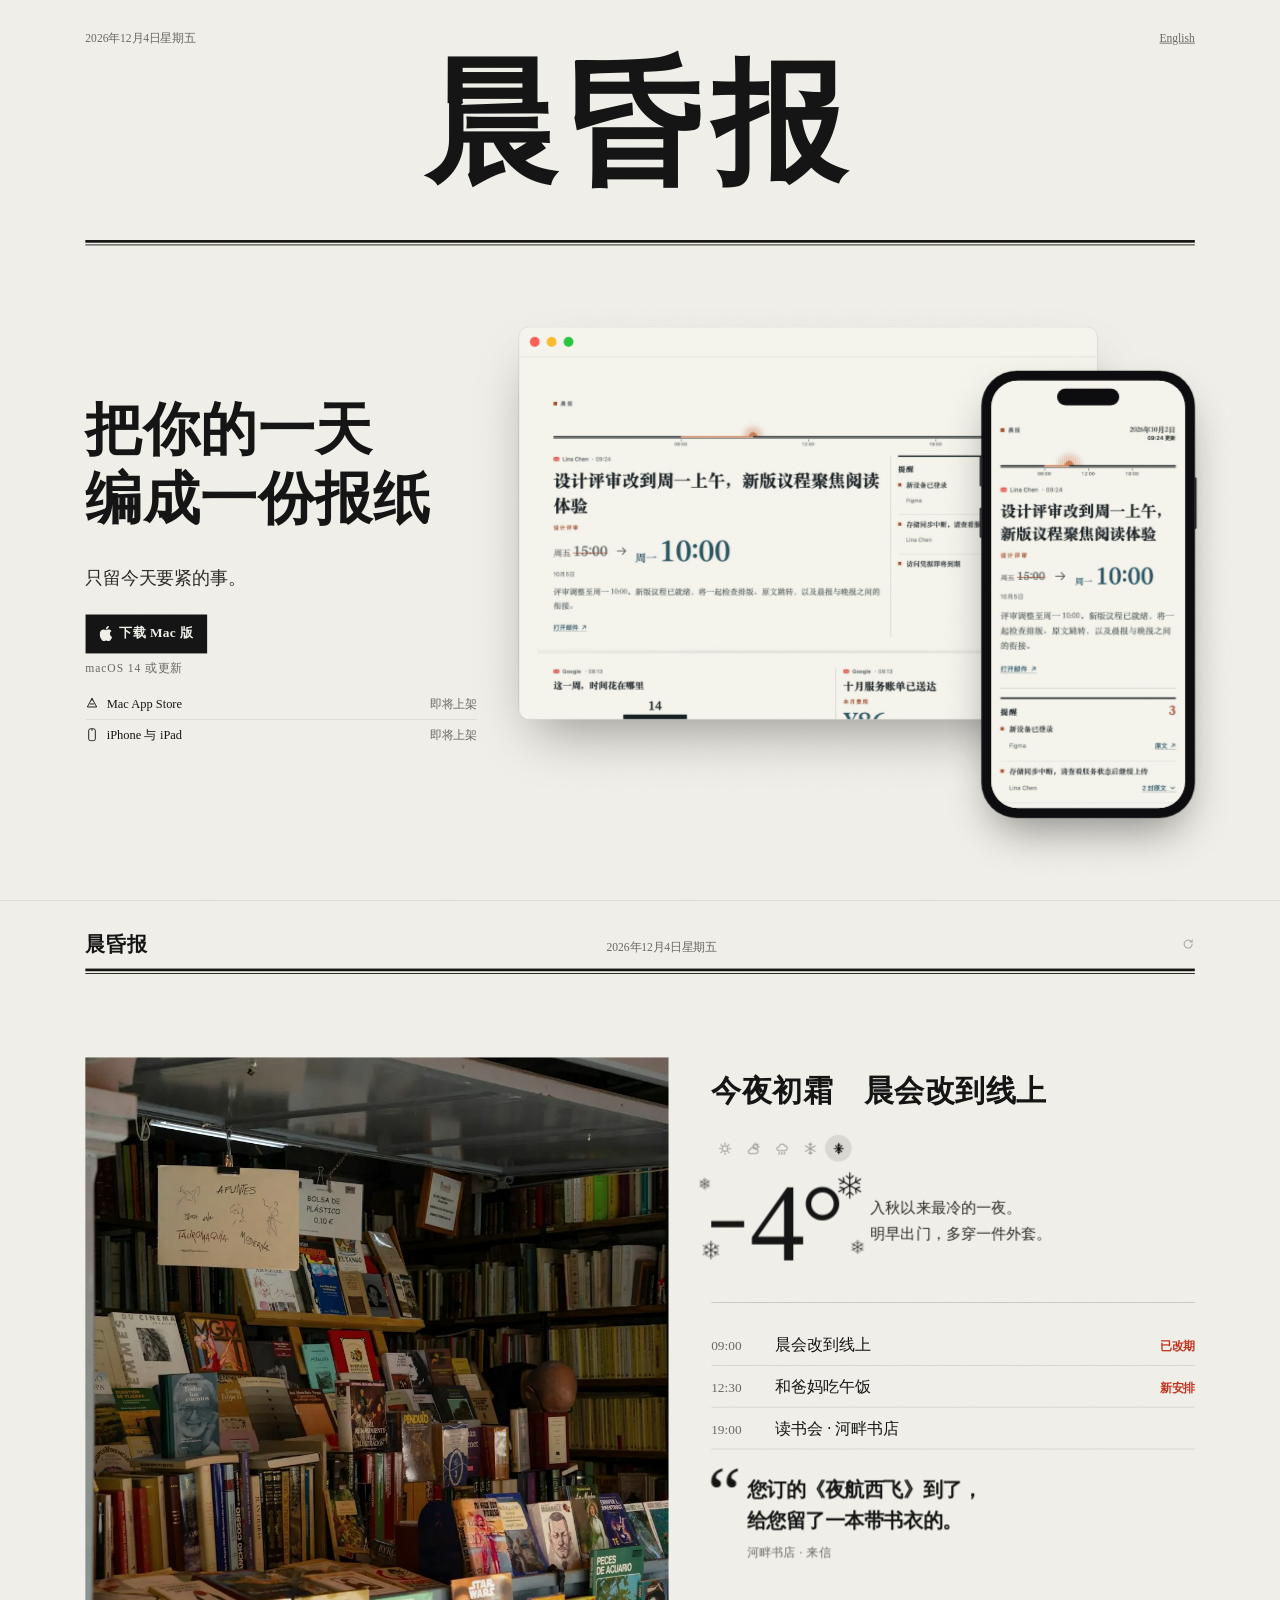
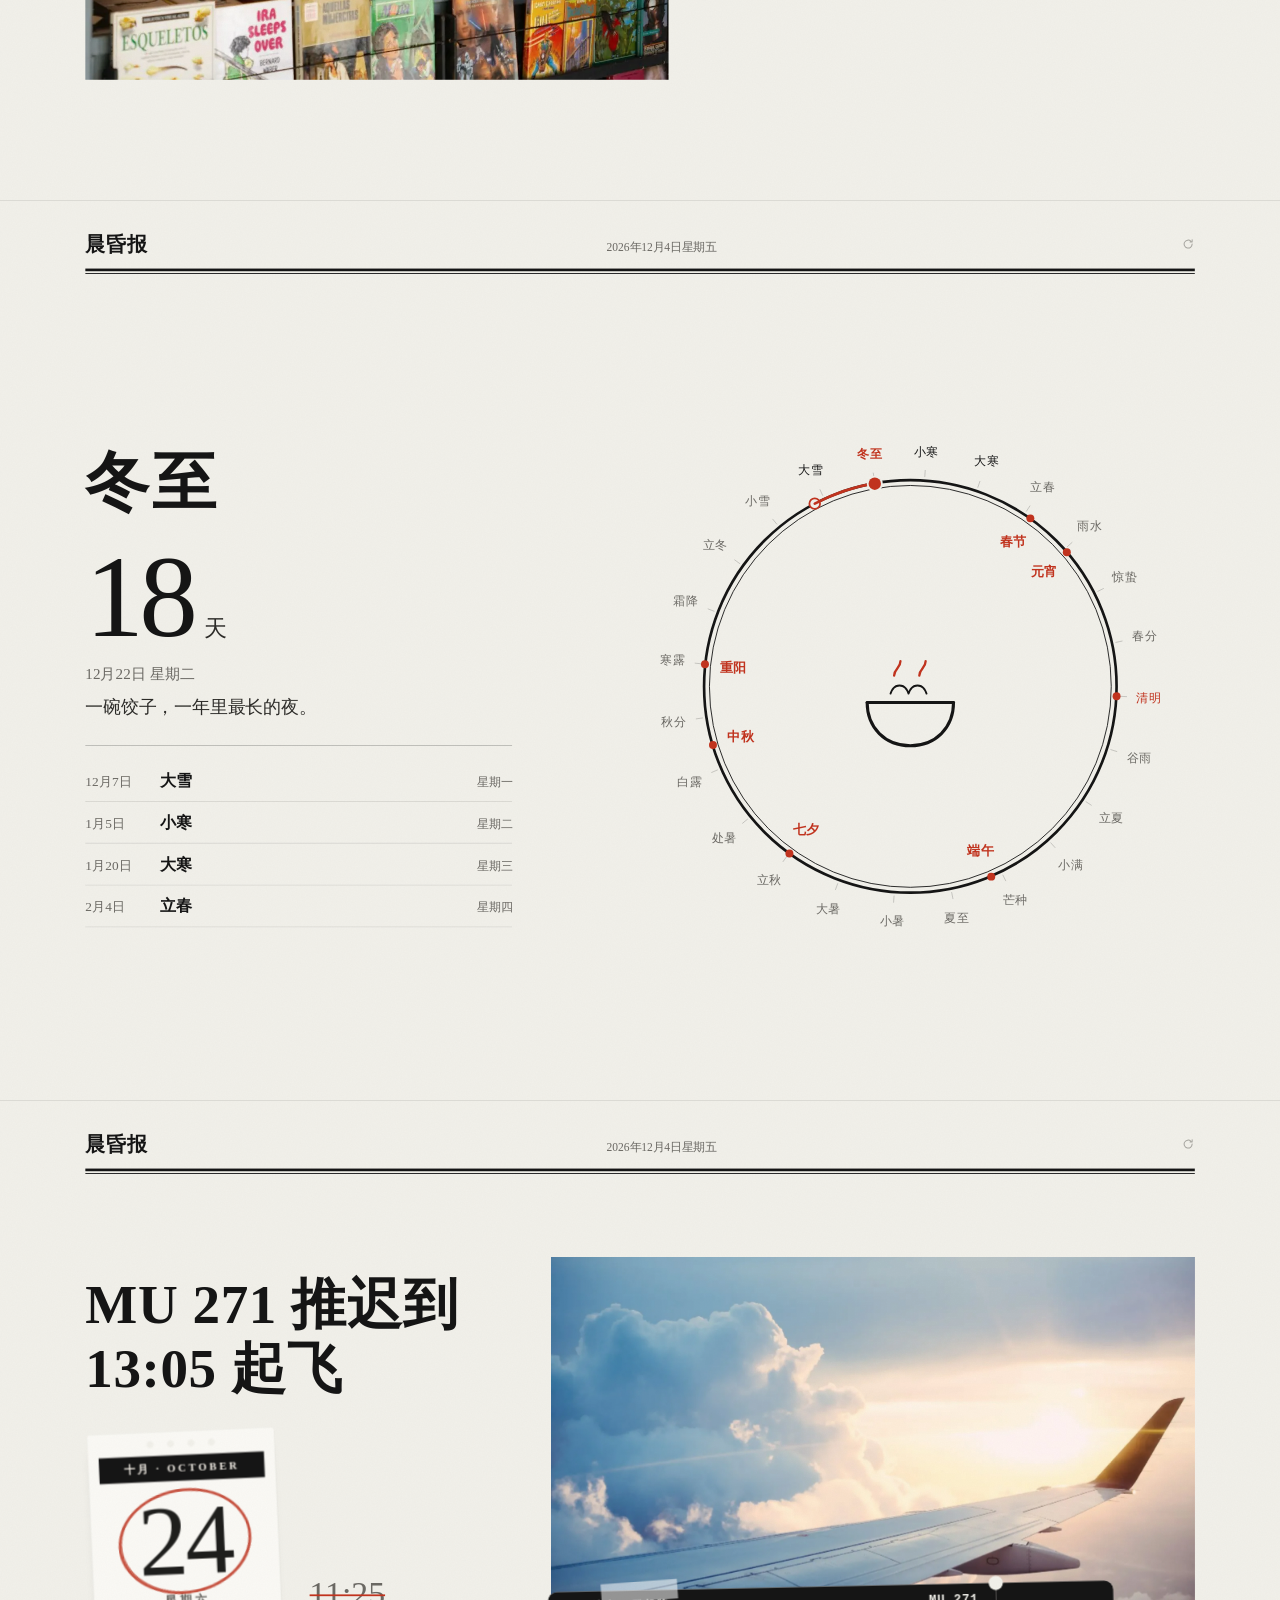
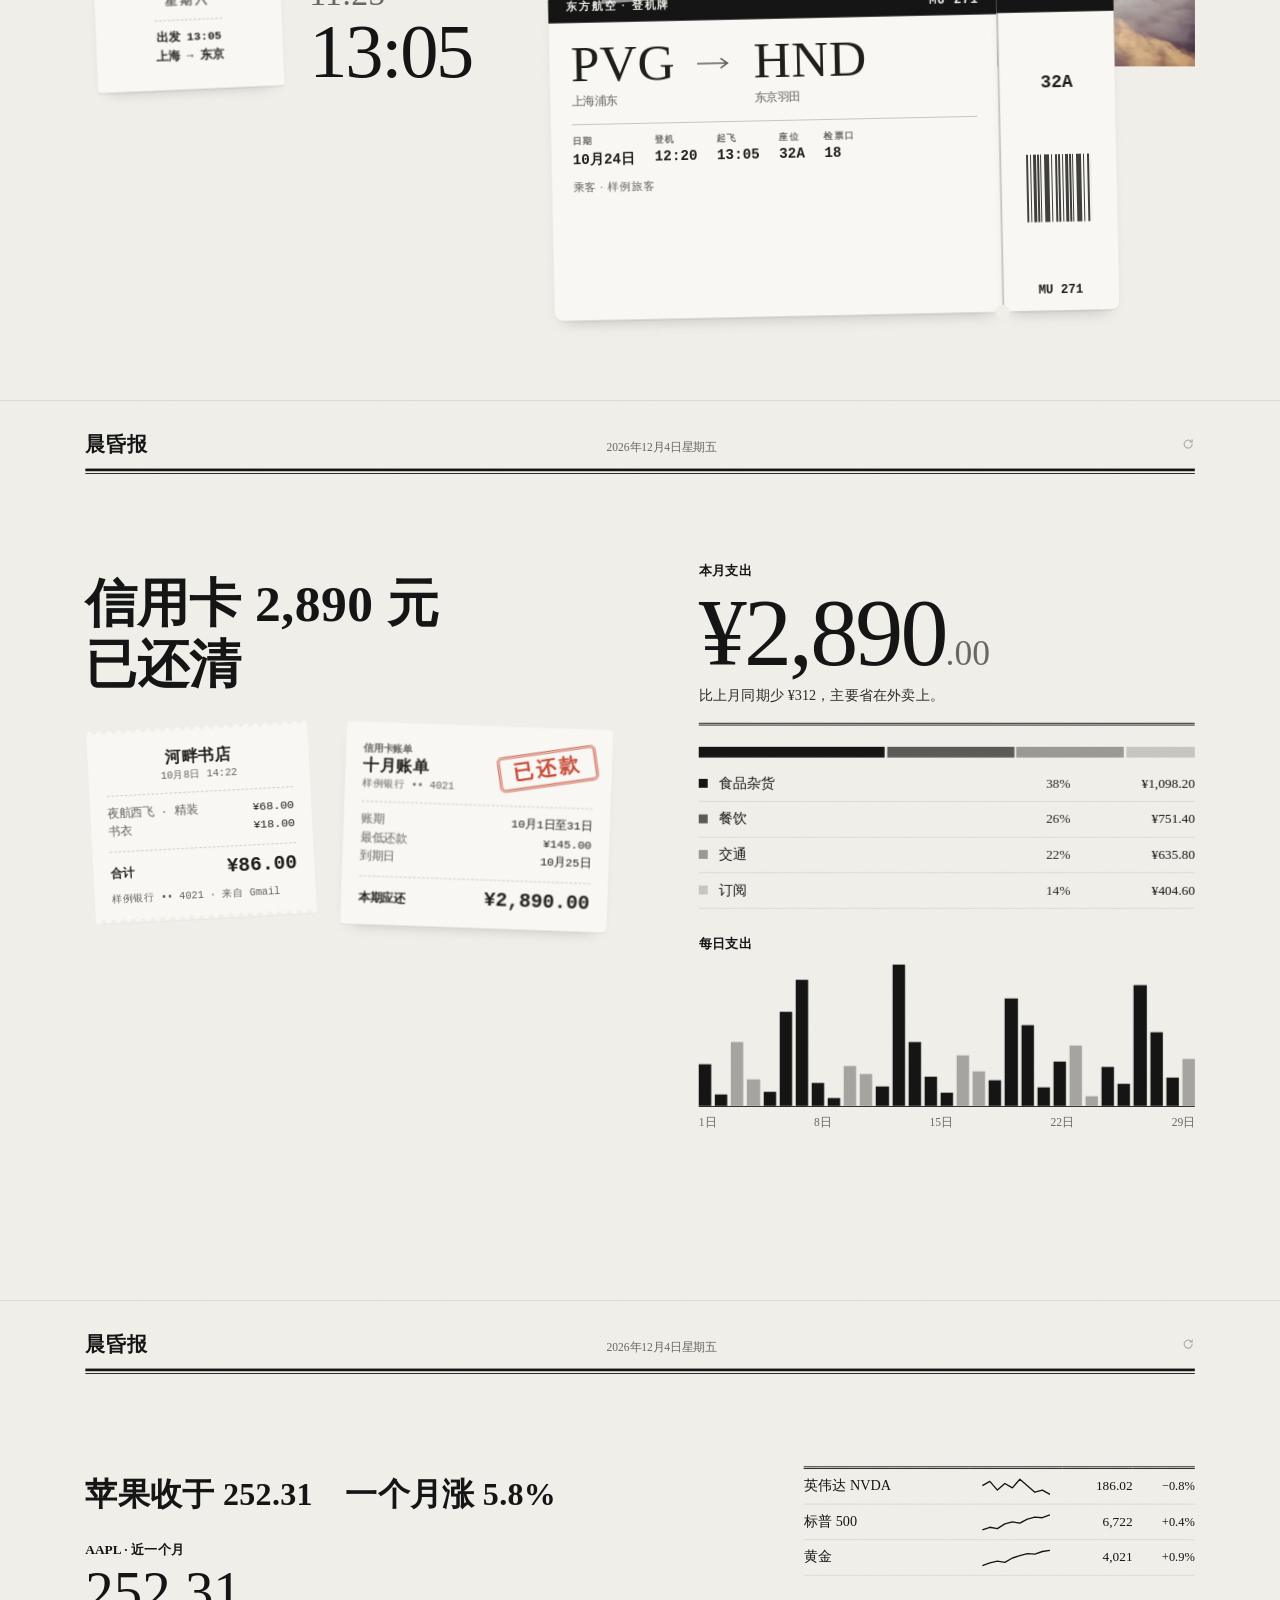
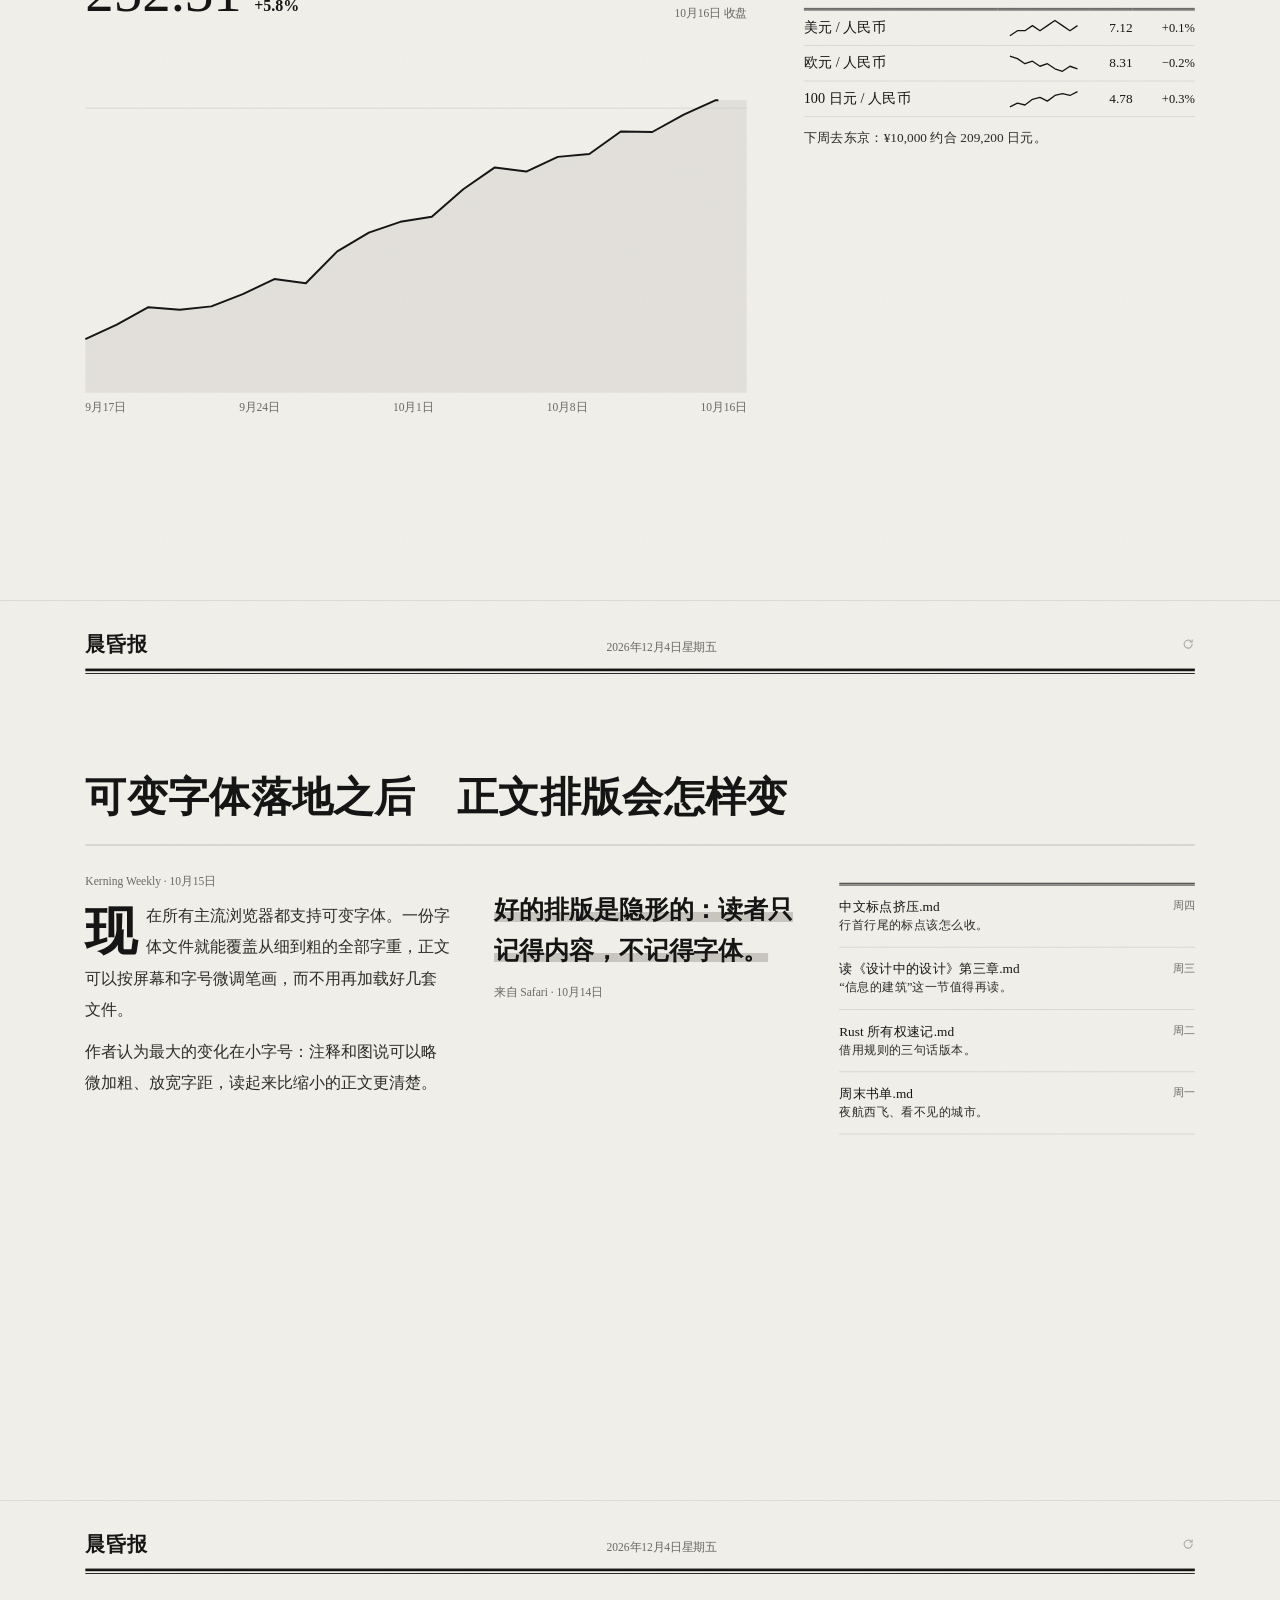
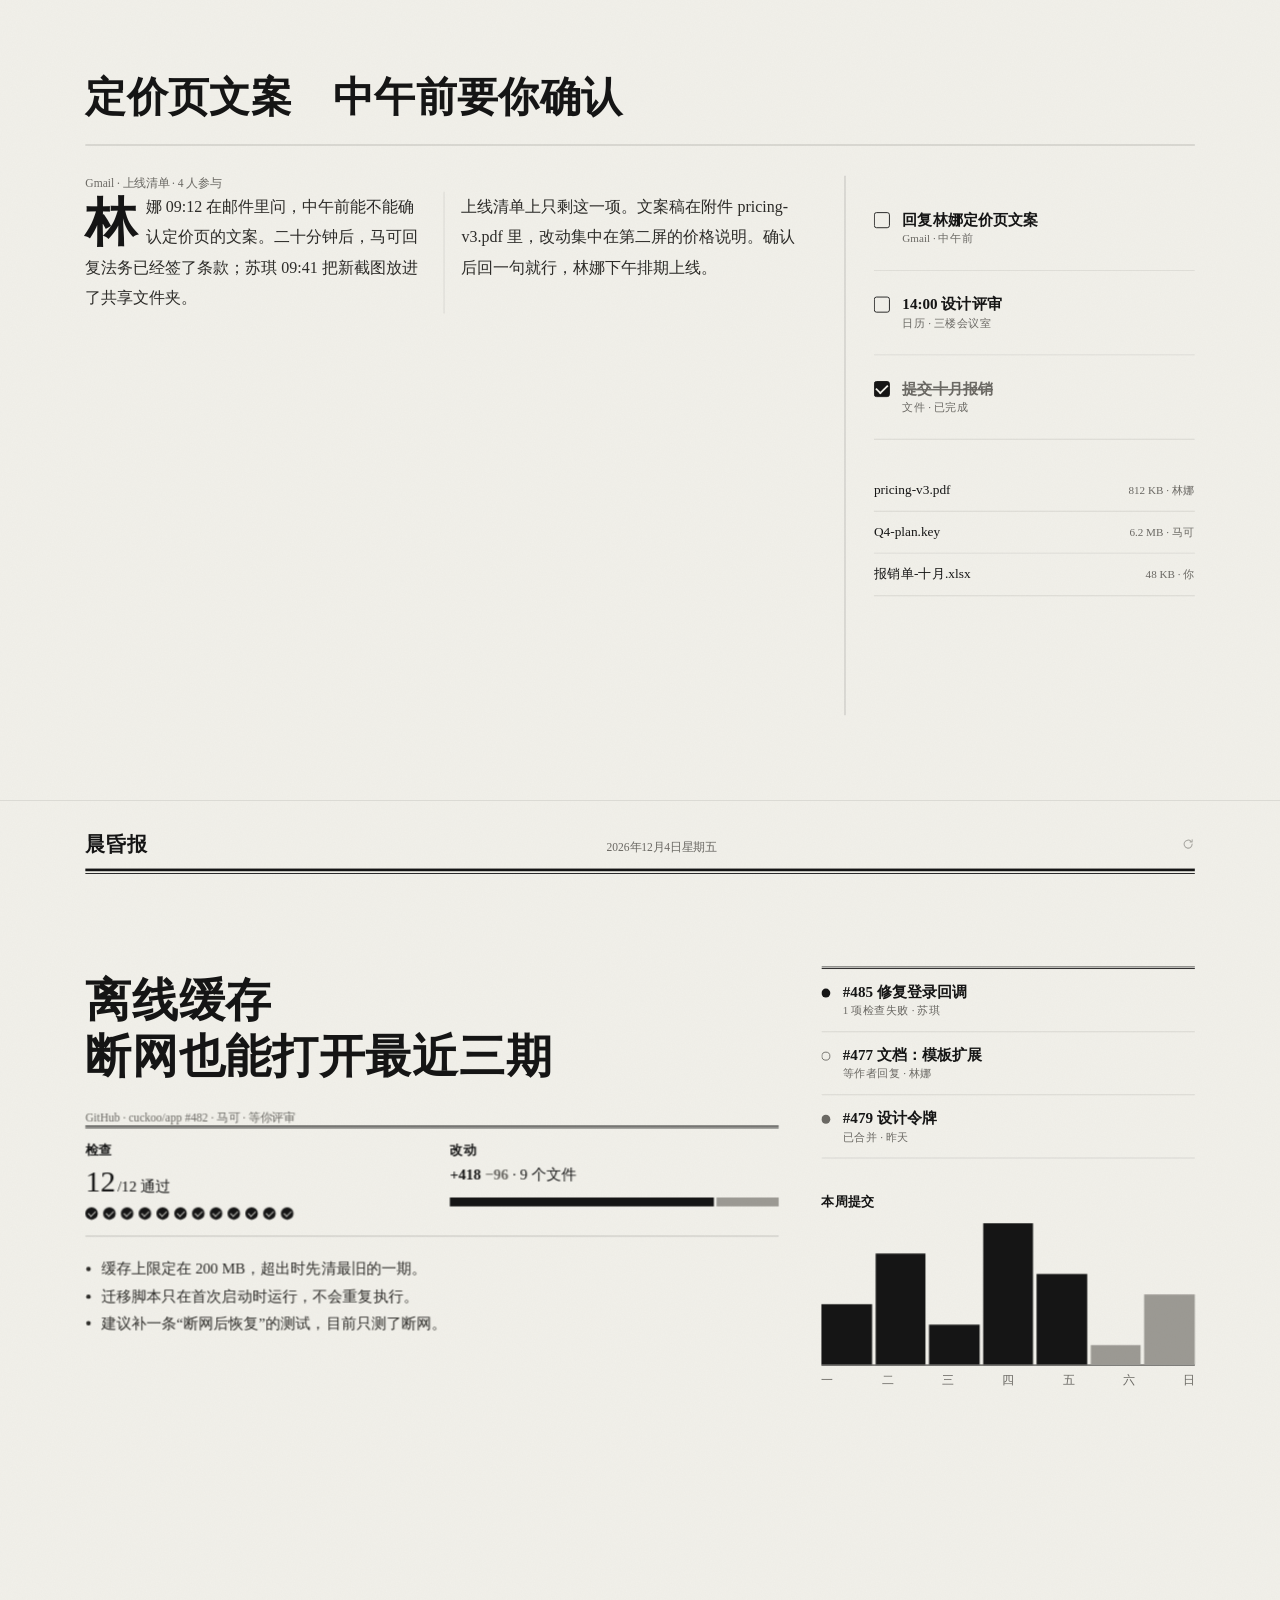
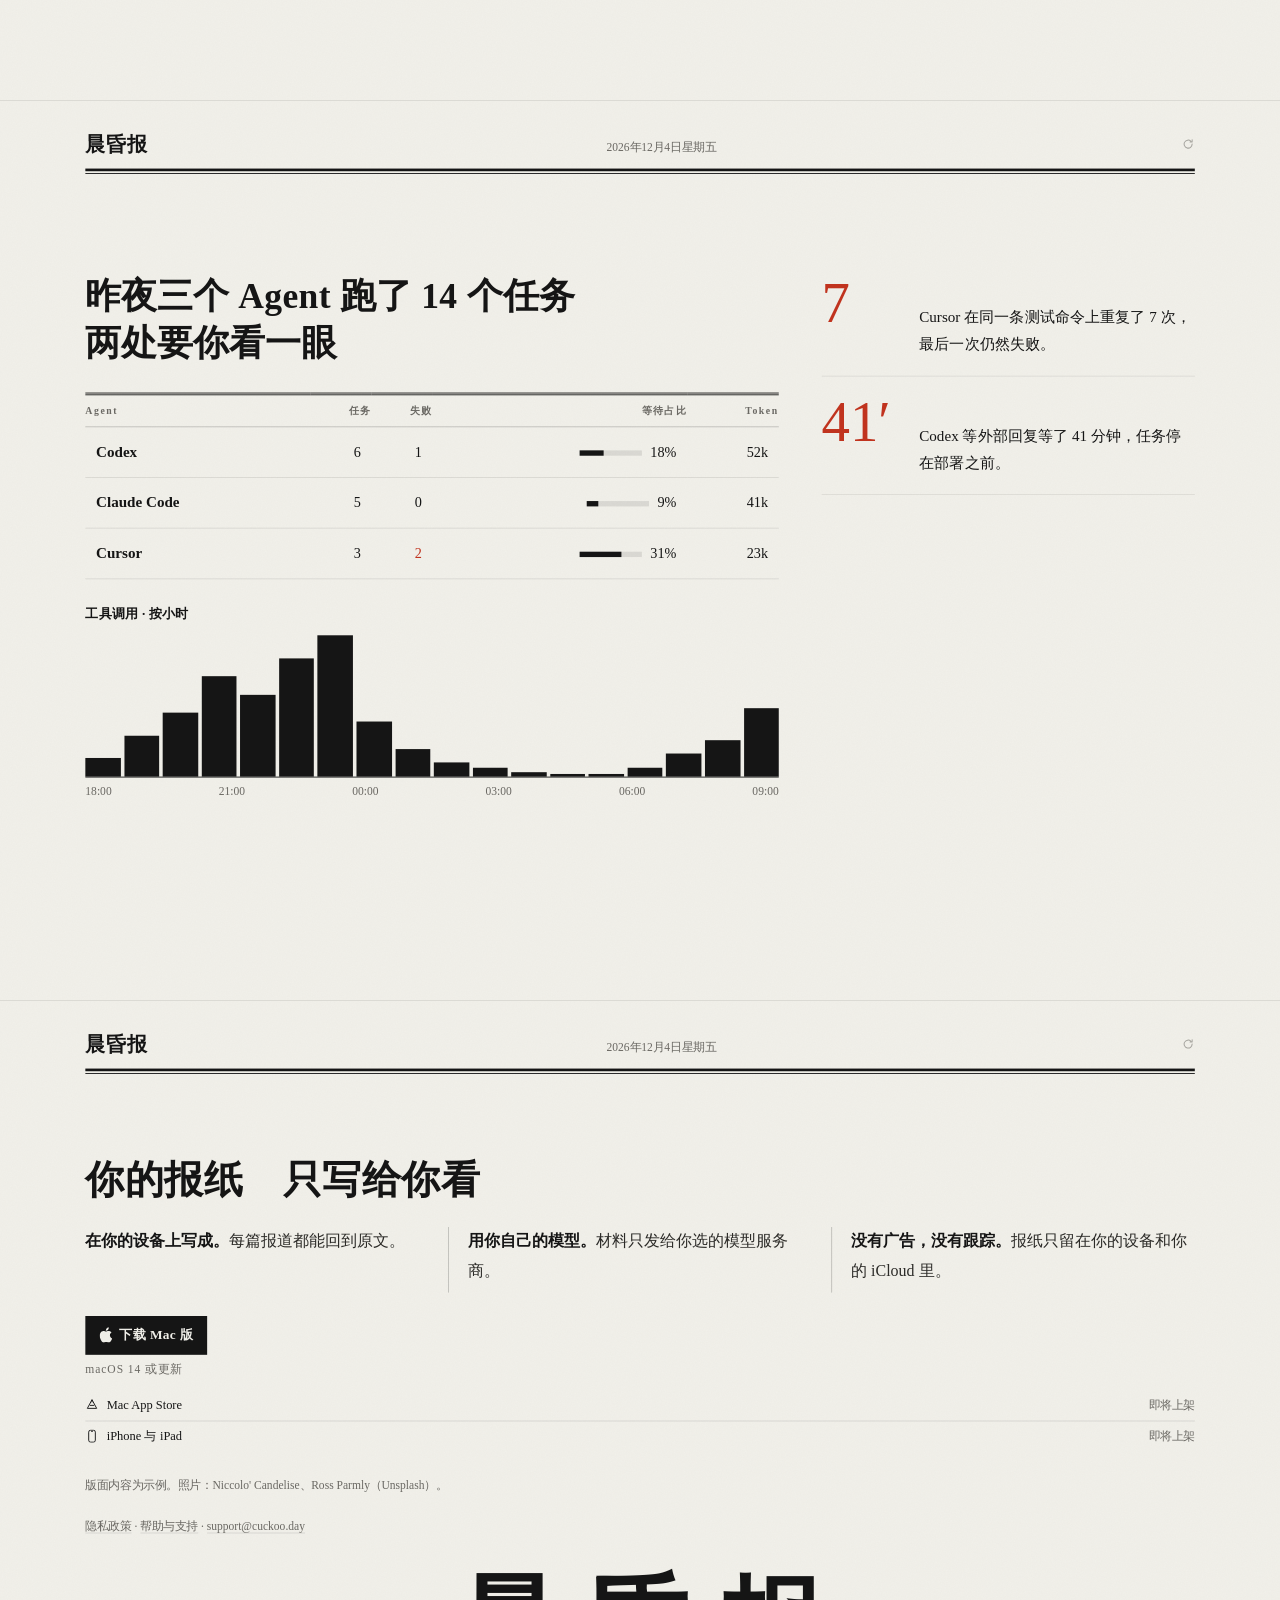
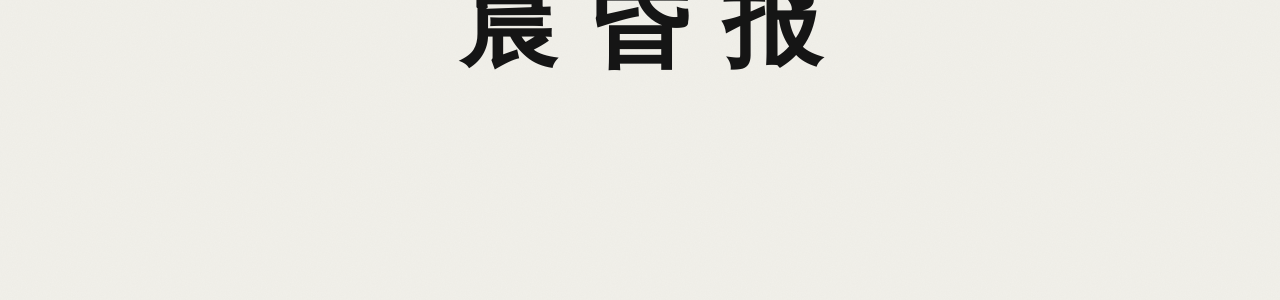
<file: zh/index.html>
<!doctype html>
<html lang="zh-Hans">
<head>
<meta charset="utf-8">
<meta name="viewport" content="width=device-width, initial-scale=1, viewport-fit=cover">
<title>晨昏报 · 你的个人报纸</title>
<meta name="theme-color" content="#F1F0EA" media="(prefers-color-scheme: light)">
<meta name="theme-color" content="#131416" media="(prefers-color-scheme: dark)">
<link rel="icon" type="image/png" href="/favicon.png">
<link rel="apple-touch-icon" href="/apple-touch-icon.png">
<link rel="canonical" href="https://cuckoo.day/zh/">
<link rel="alternate" hreflang="en" href="https://cuckoo.day/">
<link rel="alternate" hreflang="zh-Hans" href="https://cuckoo.day/zh/">
<meta name="description" content="晨昏报 · 只留今天要紧的事。">
<meta property="og:type" content="website">
<meta property="og:url" content="https://cuckoo.day/zh/">
<meta property="og:title" content="晨昏报 · 你的个人报纸">
<meta property="og:description" content="晨昏报 · 只留今天要紧的事。">
<meta property="og:image" content="https://cuckoo.day/assets/og-image-zh.png">
<meta name="twitter:card" content="summary_large_image">
<link rel="stylesheet" href="/assets/home.css">
<script>document.documentElement.classList.add("js")</script>
<script src="/assets/config.js"></script>
<script src="/assets/calendar.js" defer></script>
<script src="/assets/home.js" defer></script>
</head>
<body>

<!-- ============ 头版 ============ -->
<section class="page" id="cover" aria-label="头版">
  <div class="art">
    <header class="folio">
      <span class="date" data-today></span>
      <a class="lang-link" href="/" data-lang-to="en" lang="en">English</a>
    </header>
    <div class="mast">
      
      <div class="mast-mid"><h1 class="nameplate" data-ink>晨昏报</h1><span class="egg" data-egg-slot aria-hidden="true"></span></div>
    </div>
    <div class="rule2"></div>
    <div class="body cover-body">
      <div class="cover-copy">
        <h2 class="ink cover-title" data-ink="400"><span class="cl">把你的一天</span><br><span class="cl">编成一份报纸</span></h2>
        <p class="deck rv" style="--d:900ms">只留今天要紧的事。</p>
        <div class="cta rv" style="--d:1100ms"><span class="btn" role="link" aria-disabled="true" data-download><svg viewBox="0 0 17 20" aria-hidden="true"><path d="M14.1 10.6c0-2.6 2.1-3.8 2.2-3.9-1.2-1.8-3.1-2-3.7-2-1.6-.2-3.1.9-3.9.9-.8 0-2-.9-3.4-.9C3.6 4.8 2 5.8 1.1 7.4c-1.9 3.2-.5 8 1.3 10.6.9 1.3 2 2.7 3.3 2.7 1.3-.1 1.8-.9 3.4-.9s2 .9 3.4.8c1.4 0 2.3-1.3 3.2-2.6 1-1.5 1.4-2.9 1.4-3-.1 0-2.9-1.1-3-4.4zM11.6 3c.7-.9 1.2-2 1-3.2-1 0-2.3.7-3 1.6-.7.8-1.2 2-1.1 3.1 1.2.1 2.3-.6 3.1-1.5z"/></svg>即将上架 App Store</span><span class="cta-note">macOS 14 或更新</span><div class="cta-alt"><a class="alt-row" data-appstore="mac"><svg viewBox="0 0 20 20" aria-hidden="true"><path d="M10 2l7 13H3z" fill="none" stroke="currentColor" stroke-width="1.4" stroke-linejoin="round"/><path d="M6.8 10.5h6.4M10 2v4" stroke="currentColor" stroke-width="1.4"/></svg>Mac App Store<i>即将上架</i></a><a class="alt-row" data-appstore="ios"><svg viewBox="0 0 12 20" aria-hidden="true"><rect x="1" y="1" width="10" height="18" rx="3" fill="none" stroke="currentColor" stroke-width="1.4"/><path d="M4.5 2.8h3" stroke="currentColor" stroke-width="1.2"/></svg>iPhone 与 iPad<i>即将上架</i></a></div></div>
      </div>
      <figure class="product" data-ink="600" data-ui>
        <div class="mac"><div class="mac-bar"><i></i><i></i><i></i></div><picture><source media="(prefers-color-scheme: dark)" srcset="/assets/img/app/mac-zh-dark.webp"><img src="/assets/img/app/mac-zh-light.webp" alt=""></picture></div>
        <div class="iphone"><div class="iscreen"><picture><source media="(prefers-color-scheme: dark)" srcset="/assets/img/app/phone-zh-dark.webp"><img src="/assets/img/app/phone-zh-light.webp" alt="Mac 与 iPhone 上的晨昏报"></picture></div></div>
      </figure>
    </div>
  </div>
</section>

<!-- ============ 生活 · 今天 ============ -->
<section class="page" id="life" aria-label="生活">
  <div class="art">
    <header class="folio"><span class="brand">晨昏报</span><span class="date" data-today></span><span class="pg"><button class="reset" type="button" aria-label="复原本版" title="复原本版"><svg viewBox="0 0 20 20" aria-hidden="true"><path d="M16 10a6 6 0 1 1-1.8-4.3M16 3.5v3.2h-3.2" fill="none" stroke="currentColor" stroke-width="1.5" stroke-linecap="round" stroke-linejoin="round"/></svg></button></span></header>
    <div class="rule2"></div>
    <div class="body life-body">
      <figure class="life-photo" data-ink="250">
        <img src="/assets/img/bookstall.webp" width="1600" height="1067" alt="街角的小书摊，书一直堆到门口">
      </figure>
      <div class="life-col">
        <h2 class="ink life-title" data-ink><span class="cl">今夜初霜</span>　<span class="cl">晨会改到线上</span></h2>
        

        <div class="wx rv" style="--d:900ms" data-wx="frost">
          <div class="wx-head">
            <div class="wx-pick" role="group" aria-label="切换天气">
              <button type="button" data-wx-set="sun" aria-label="晴" title="晴"><svg viewBox="0 0 20 20"><circle cx="10" cy="10" r="3.6"/><path d="M10 2.5v2M10 15.5v2M2.5 10h2M15.5 10h2M4.7 4.7l1.4 1.4M13.9 13.9l1.4 1.4M4.7 15.3l1.4-1.4M13.9 6.1l1.4-1.4"/></svg></button>
              <button type="button" data-wx-set="clear" aria-label="多云转晴" title="多云转晴"><svg viewBox="0 0 20 20"><circle cx="12.5" cy="7.5" r="3"/><path d="M12.5 2.5v1.2M17.5 7.5h-1.2M16 4l-.9.9"/><path d="M5.5 16.5h7.5a3 3 0 0 0 .2-6 4 4 0 0 0-7.6 1.2 2.4 2.4 0 0 0-.1 4.8z"/></svg></button>
              <button type="button" data-wx-set="rain" aria-label="雨" title="雨"><svg viewBox="0 0 20 20"><path d="M5.5 12.5h8.5a3 3 0 0 0 .2-6 4.2 4.2 0 0 0-8 1.2 2.4 2.4 0 0 0-.7 4.8z"/><path d="M7 15l-1 2.5M10.5 15l-1 2.5M14 15l-1 2.5"/></svg></button>
              <button type="button" data-wx-set="snow" aria-label="雪" title="雪"><svg viewBox="0 0 20 20"><path d="M10 2.5v15M3.5 6.25l13 7.5M3.5 13.75l13-7.5M8 3.8l2 1.6 2-1.6M8 16.2l2-1.6 2 1.6"/></svg></button>
              <button type="button" data-wx-set="frost" aria-label="霜" title="霜"><svg viewBox="0 0 20 20"><path d="M10 3v14M4 10h12M6 6l8 8M14 6l-8 8"/><path d="M10 6.5l-1.5-1.5M10 6.5 11.5 5M10 13.5l-1.5 1.5M10 13.5l1.5 1.5"/></svg></button>
            </div>
          </div>
          <div class="wx-row">
            <div class="wx-fig">
              <div class="fx" aria-hidden="true">
                <i class="fx-sun"><b></b></i>
                <i class="fx-cloud a"></i><i class="fx-cloud b"></i>
                <i class="fx-rain"></i><i class="fx-ripple"></i><i class="fx-ripple r2"></i>
                <i class="fx-snow"></i>
                <svg class="fx-frost" viewBox="0 0 220 130"><defs><path id="xtal" d="M0 0L0.0 -14.0M0.0 -7.2l-3.8 -3.2M0.0 -7.2l3.8 -3.2M0 0L12.1 -7.0M6.2 -3.6l0.9 -4.9M6.2 -3.6l4.7 1.7M0 0L12.1 7.0M6.2 3.6l4.7 -1.7M6.2 3.6l0.9 4.9M0 0L0.0 14.0M0.0 7.2l3.8 3.2M0.0 7.2l-3.8 3.2M0 0L-12.1 7.0M-6.2 3.6l-0.9 4.9M-6.2 3.6l-4.7 -1.7M0 0L-12.1 -7.0M-6.2 -3.6l-4.7 1.7M-6.2 -3.6l-0.9 -4.9"/></defs><g style="--k:0" transform="translate(196 22)"><use href="#xtal" transform="scale(1.15)"/></g><g style="--k:1" transform="translate(20 104)"><use href="#xtal" transform="scale(.8)"/></g><g style="--k:2" transform="translate(206 100)"><use href="#xtal" transform="scale(.6)"/></g><g style="--k:3" transform="translate(12 20)"><use href="#xtal" transform="scale(.5)"/></g></svg>
              </div>
              <b class="num" data-wx-temp><span class="minus">−</span>4°</b>
            </div>
            <p data-wx-note>入秋以来最冷的一夜。<br>明早出门，多穿一件外套。</p>
          </div>
        </div>

        <div class="sched rv" style="--d:1100ms">
          
          <ol>
            <li><time>09:00</time><span>晨会改到线上</span><em>已改期</em></li>
            <li><time>12:30</time><span>和爸妈吃午饭</span><em class="new">新安排</em></li>
            <li><time>19:00</time><span>读书会 · 河畔书店</span></li>
          </ol>
        </div>

        <blockquote class="pull rv" style="--d:1300ms">
          <p>您订的《夜航西飞》到了，给您留了一本带书衣的。</p>
          <cite>河畔书店 · 来信</cite>
        </blockquote>
      </div>
    </div>
  </div>
</section>

<!-- ============ 生活 · 时令与节日 ============ -->
<section class="page" id="season" aria-label="时令与节日">
  <div class="art">
    <header class="folio"><span class="brand">晨昏报</span><span class="date" data-today></span><span class="pg"><button class="reset" type="button" aria-label="复原本版" title="复原本版"><svg viewBox="0 0 20 20" aria-hidden="true"><path d="M16 10a6 6 0 1 1-1.8-4.3M16 3.5v3.2h-3.2" fill="none" stroke="currentColor" stroke-width="1.5" stroke-linecap="round" stroke-linejoin="round"/></svg></button></span></header>
    <div class="rule2"></div>
    <div class="body season-body">
      <div class="fest">
        <h2 class="ink fest-name" data-ink data-fest-name></h2>
        <p class="fest-count"><b class="num" data-fest-num></b><span class="unit" data-fest-unit></span></p>
        <p class="fest-when" data-fest-when></p>
        <p class="fest-line" data-fest-line></p>
        <ol class="days" data-days></ol>
      </div>
      <div class="wheel" data-wheel>
        <div class="wh-art" aria-hidden="true"><svg class="egg-art egg-chongyang" viewBox="0 0 200 220"><path class="stem" d="M100 150c6 22 4 44-8 66M98 188c-14-6-28-2-36 8M99 172c12-8 26-8 34 0"/><g class="mum"><ellipse cx="100" cy="62" rx="6.5" ry="34" transform="rotate(0.0 100 100)"/><ellipse cx="100" cy="62" rx="6.5" ry="34" transform="rotate(20.0 100 100)"/><ellipse cx="100" cy="62" rx="6.5" ry="34" transform="rotate(40.0 100 100)"/><ellipse cx="100" cy="62" rx="6.5" ry="34" transform="rotate(60.0 100 100)"/><ellipse cx="100" cy="62" rx="6.5" ry="34" transform="rotate(80.0 100 100)"/><ellipse cx="100" cy="62" rx="6.5" ry="34" transform="rotate(100.0 100 100)"/><ellipse cx="100" cy="62" rx="6.5" ry="34" transform="rotate(120.0 100 100)"/><ellipse cx="100" cy="62" rx="6.5" ry="34" transform="rotate(140.0 100 100)"/><ellipse cx="100" cy="62" rx="6.5" ry="34" transform="rotate(160.0 100 100)"/><ellipse cx="100" cy="62" rx="6.5" ry="34" transform="rotate(180.0 100 100)"/><ellipse cx="100" cy="62" rx="6.5" ry="34" transform="rotate(200.0 100 100)"/><ellipse cx="100" cy="62" rx="6.5" ry="34" transform="rotate(220.0 100 100)"/><ellipse cx="100" cy="62" rx="6.5" ry="34" transform="rotate(240.0 100 100)"/><ellipse cx="100" cy="62" rx="6.5" ry="34" transform="rotate(260.0 100 100)"/><ellipse cx="100" cy="62" rx="6.5" ry="34" transform="rotate(280.0 100 100)"/><ellipse cx="100" cy="62" rx="6.5" ry="34" transform="rotate(300.0 100 100)"/><ellipse cx="100" cy="62" rx="6.5" ry="34" transform="rotate(320.0 100 100)"/><ellipse cx="100" cy="62" rx="6.5" ry="34" transform="rotate(340.0 100 100)"/><ellipse class="in det" cx="100" cy="76" rx="6" ry="22" transform="rotate(15.0 100 100)"/><ellipse class="in det" cx="100" cy="76" rx="6" ry="22" transform="rotate(45.0 100 100)"/><ellipse class="in det" cx="100" cy="76" rx="6" ry="22" transform="rotate(75.0 100 100)"/><ellipse class="in det" cx="100" cy="76" rx="6" ry="22" transform="rotate(105.0 100 100)"/><ellipse class="in det" cx="100" cy="76" rx="6" ry="22" transform="rotate(135.0 100 100)"/><ellipse class="in det" cx="100" cy="76" rx="6" ry="22" transform="rotate(165.0 100 100)"/><ellipse class="in det" cx="100" cy="76" rx="6" ry="22" transform="rotate(195.0 100 100)"/><ellipse class="in det" cx="100" cy="76" rx="6" ry="22" transform="rotate(225.0 100 100)"/><ellipse class="in det" cx="100" cy="76" rx="6" ry="22" transform="rotate(255.0 100 100)"/><ellipse class="in det" cx="100" cy="76" rx="6" ry="22" transform="rotate(285.0 100 100)"/><ellipse class="in det" cx="100" cy="76" rx="6" ry="22" transform="rotate(315.0 100 100)"/><ellipse class="in det" cx="100" cy="76" rx="6" ry="22" transform="rotate(345.0 100 100)"/><circle class="core det" cx="100" cy="100" r="13"/></g></svg><svg class="egg-art egg-midautumn" viewBox="0 0 200 200"><defs><radialGradient id="moon" cx="42%" cy="40%"><stop offset="0" stop-color="#F7E7BF"/><stop offset=".7" stop-color="#E9C987"/><stop offset="1" stop-color="#D9AE62"/></radialGradient></defs><circle class="halo det" cx="100" cy="96" r="78"/><circle cx="100" cy="96" r="58" fill="url(#moon)"/><path class="cloud" d="M20 150c16-12 34-8 44 0 10-10 30-10 40 2 12-6 26-2 32 6H20z"/></svg><svg class="egg-art egg-spring" viewBox="0 0 200 200"><rect class="seal" x="40" y="40" width="120" height="120" rx="10" transform="rotate(-6 100 100)"/><text x="100" y="136" text-anchor="middle" transform="rotate(-6 100 100)">福</text></svg><svg class="egg-art egg-lantern" viewBox="0 0 200 220"><path class="det" d="M100 20v18M60 55h80M60 145h80M100 175v30M96 205h8"/><ellipse cx="100" cy="100" rx="52" ry="50"/><path class="det" d="M76 52v96M100 50v100M124 52v96"/></svg><svg class="egg-art egg-qingming" viewBox="0 0 200 220"><path d="M60 30c0 60 20 120 60 160"/><path d="M60 30c30 20 50 60 60 110"/><path class="det" d="M72 62c14 4 22 12 26 24M78 96c14 4 22 12 26 24M84 130c14 4 22 12 26 24"/><path class="det" d="M58 50c-10 8-14 18-14 30M52 84c-10 8-14 18-14 30"/></svg><svg class="egg-art egg-dragonboat" viewBox="0 0 200 200"><path d="M30 120c20 16 120 16 140 0l-14 30H44z"/><path d="M70 108l16-26 16 26zM112 108l16-26 16 26z"/><path class="det" d="M78 96l-6-8M126 96l6-8"/><path class="det" d="M20 156c16 8 32-8 48 0s32-8 48 0 32-8 48 0" fill="none"/></svg><svg class="egg-art egg-qixi" viewBox="0 0 200 200"><path d="M42 152c32-52 84-52 116 0"/><path d="M52 60l5-12 5 12-10-7h10z"/><path d="M138 60l5-12 5 12-10-7h10z"/><path class="acc" d="M96 96l4-9 4 9-8-5.5h8z"/></svg><svg class="egg-art egg-dongzhi" viewBox="0 0 200 200"><path d="M52 118h96c0 28-20 48-48 48s-48-20-48-48z"/><path d="M52 118h96"/><path class="det" d="M78 108c4-12 16-12 20 0 4-12 16-12 20 0"/><path class="acc" d="M82 88c0-8 7-8 7-16M110 88c0-8 7-8 7-16"/></svg></div>
      </div>
    </div>
  </div>
</section>

<!-- ============ 出行 ============ -->
<section class="page" id="travel" aria-label="出行">
  <div class="art">
    <header class="folio"><span class="brand">晨昏报</span><span class="date" data-today></span><span class="pg"><button class="reset" type="button" aria-label="复原本版" title="复原本版"><svg viewBox="0 0 20 20" aria-hidden="true"><path d="M16 10a6 6 0 1 1-1.8-4.3M16 3.5v3.2h-3.2" fill="none" stroke="currentColor" stroke-width="1.5" stroke-linecap="round" stroke-linejoin="round"/></svg></button></span></header>
    <div class="rule2"></div>
    <div class="body travel-body">
      <div class="tr-col">
        <h2 class="ink tr-title" data-ink><span class="cl">MU 271 推迟到</span><span class="cl">13:05 起飞</span></h2>
        
        <div class="tr-bottom">
          <div class="leafs paste" style="--d:1200ms; --r:-2.5deg">
            <button class="leaf next" type="button" tabindex="-1" aria-hidden="true">
              <i class="holes"></i>
              <span class="leaf-band">十月 · OCTOBER</span>
              <span class="leaf-day"><b class="num">25</b></span>
              <span class="leaf-week">星期日</span>
              <span class="leaf-event">东京 · 第二天<br>浅草寺 09:00</span>
            </button>
            <button class="leaf top" type="button" aria-label="翻到下一天">
              <i class="holes"></i>
              <span class="leaf-band">十月 · OCTOBER</span>
              <span class="leaf-day"><b class="num">24</b><i class="ring"></i></span>
              <span class="leaf-week">星期六</span>
              <span class="leaf-event">出发 13:05<br>上海 → 东京</span>
              <i class="curl"></i>
            </button>
          </div>
          <div class="change rv" style="--d:1500ms">
            
            <s class="num">11:25</s>
            <b class="num">13:05</b>
            
          </div>
        </div>
      </div>
      <div class="tr-right">
        <figure class="tr-photo" data-ink="250">
          <img src="/assets/img/aircraft-wing.webp" width="1600" height="1063" alt="舷窗外的机翼，云上的夕照">
        </figure>
        <div class="pass paste" style="--d:1000ms; --r:-1.2deg">
          <div class="pass-main">
            <div class="pass-band"><span>东方航空 · 登机牌</span><b>MU 271</b></div>
            <div class="pass-in">
              <div class="pass-route">
                <div><b class="num">PVG</b><span>上海浦东</span></div>
                <svg viewBox="0 0 40 16" aria-hidden="true"><path d="M2 8h30m-6-5 7 5-7 5" fill="none" stroke="currentColor" stroke-width="1.6"/></svg>
                <div><b class="num">HND</b><span>东京羽田</span></div>
              </div>
              <dl class="pass-fields">
                <div><dt>日期</dt><dd>10月24日</dd></div>
                <div><dt>登机</dt><dd>12:20</dd></div>
                <div><dt>起飞</dt><dd>13:05</dd></div>
                <div><dt>座位</dt><dd>32A</dd></div>
                <div><dt>检票口</dt><dd>18</dd></div>
              </dl>
              <p class="pass-name">乘客 · 样例旅客</p>
            </div>
          </div>
          <button class="pass-stub" type="button" aria-label="沿虚线撕下副券">
            <span class="stub-band"></span>
            <span class="stub-seat">32A</span>
            <i class="barcode" aria-hidden="true"></i>
            <span class="stub-no">MU 271</span>
            <span class="stub-stamp" aria-hidden="true">已检票</span>
          </button>
        </div>
      </div>
    </div>
  </div>
</section>

<!-- ============ 理财 · 账单 ============ -->
<section class="page" id="bills" aria-label="理财">
  <div class="art">
    <header class="folio"><span class="brand">晨昏报</span><span class="date" data-today></span><span class="pg"><button class="reset" type="button" aria-label="复原本版" title="复原本版"><svg viewBox="0 0 20 20" aria-hidden="true"><path d="M16 10a6 6 0 1 1-1.8-4.3M16 3.5v3.2h-3.2" fill="none" stroke="currentColor" stroke-width="1.5" stroke-linecap="round" stroke-linejoin="round"/></svg></button></span></header>
    <div class="rule2"></div>
    <div class="body bills-body">
      <div class="fn-left">
        <h2 class="ink fn-title" data-ink><span class="cl">信用卡 2,890 元</span>　<span class="cl">已还清</span></h2>
        
        <div class="slips">
          <div class="slip receipt paste" style="--d:1100ms; --r:-3deg">
            <p class="slip-head">河畔书店</p>
            <p class="slip-sub">10月8日 14:22</p>
            <hr>
            <p class="kv"><span>夜航西飞 · 精装</span><b>¥68.00</b></p>
            <p class="kv"><span>书衣</span><b>¥18.00</b></p>
            <hr>
            <p class="kv total"><span>合计</span><b>¥86.00</b></p>
            <p class="slip-foot">样例银行 •• 4021 · 来自 Gmail</p>
          </div>
          <button class="slip statement paste" type="button" style="--d:1350ms; --r:2deg" aria-label="再盖一次章">
            <span class="slip-kind">信用卡账单</span>
            <span class="slip-head">十月账单</span>
            <span class="slip-sub">样例银行 •• 4021</span>
            <span class="hr"></span>
            <span class="kv"><span>账期</span><b>10月1日至31日</b></span>
            <span class="kv"><span>最低还款</span><b>¥145.00</b></span>
            <span class="kv"><span>到期日</span><b>10月25日</b></span>
            <span class="hr"></span>
            <span class="kv total"><span>本期应还</span><b>¥2,890.00</b></span>
            <span class="stamp" style="--d:1900ms">已还款</span>
          </button>
        </div>
      </div>
      <div class="fn-right">
        <div class="month rv" style="--d:900ms">
          <span class="label">本月支出</span>
          <p class="total"><b class="num">¥2,890</b><small>.00</small></p>
          <p class="sub">比上月同期少 ¥312，主要省在外卖上。</p>
        </div>
        <div class="share rv" style="--d:1100ms">
          <div class="bar" aria-hidden="true"><i style="--w:38%;--c:var(--ink)"></i><i style="--w:26%;--c:var(--tone2)"></i><i style="--w:22%;--c:var(--tone3)"></i><i style="--w:14%;--c:var(--tone4)"></i></div>
          <table>
            <tr><td><i style="--c:var(--ink)"></i>食品杂货</td><td>38%</td><td>¥1,098.20</td></tr>
            <tr><td><i style="--c:var(--tone2)"></i>餐饮</td><td>26%</td><td>¥751.40</td></tr>
            <tr><td><i style="--c:var(--tone3)"></i>交通</td><td>22%</td><td>¥635.80</td></tr>
            <tr><td><i style="--c:var(--tone4)"></i>订阅</td><td>14%</td><td>¥404.60</td></tr>
          </table>
        </div>
        <div class="daily rv" style="--d:1300ms">
          <span class="label">每日支出</span>
          <div class="daily-bars" data-daily="62,18,95,40,22,140,188,35,12,60,48,30,210,96,44,20,75,52,38,160,120,28,66,90,15,58,34,180,110,42,70"></div>
          <div class="daily-axis"><span>1日</span><span>8日</span><span>15日</span><span>22日</span><span>29日</span></div>
        </div>
      </div>
    </div>
  </div>
</section>

<!-- ============ 理财 · 行情与汇率 ============ -->
<section class="page" id="markets" aria-label="行情与汇率">
  <div class="art">
    <header class="folio"><span class="brand">晨昏报</span><span class="date" data-today></span><span class="pg"><button class="reset" type="button" aria-label="复原本版" title="复原本版"><svg viewBox="0 0 20 20" aria-hidden="true"><path d="M16 10a6 6 0 1 1-1.8-4.3M16 3.5v3.2h-3.2" fill="none" stroke="currentColor" stroke-width="1.5" stroke-linecap="round" stroke-linejoin="round"/></svg></button></span></header>
    <div class="rule2"></div>
    <div class="body markets-body">
      <div class="mk-main">
        <h2 class="ink mk-title" data-ink><span class="cl">苹果收于 252.31</span>　<span class="cl">一个月涨 5.8%</span></h2>
        
        <div class="chart rv" style="--d:900ms" data-chart="AAPL">
          <div class="chart-head">
            <div><span class="label">AAPL · 近一个月</span><p><b class="num" data-chart-price>252.31</b><em class="up" data-chart-chg>+5.8%</em></p></div>
            <span class="chart-at" data-chart-at>10月16日 收盘</span>
          </div>
          <svg class="chart-svg" viewBox="0 0 800 300" preserveAspectRatio="none" aria-label="苹果近一个月走势，整体上涨">
            <g class="grid"><path d="M0 60H800M0 140H800M0 220H800"/></g>
            <path class="area"/><path class="line"/>
            <g class="cross"><path class="cx" d="M0 0V300"/><circle class="cd" r="5"/></g>
          </svg>
          <div class="chart-axis"><span>9月17日</span><span>9月24日</span><span>10月1日</span><span>10月8日</span><span>10月16日</span></div>
        </div>
      </div>
      <div class="mk-side">
        <div class="watch rv" style="--d:1100ms">
          
          <table>
            <tr><td>英伟达 NVDA</td><td><svg class="spark" data-spark="190,192,188,191,189,193,190,187,188,186" viewBox="0 0 80 24"></svg></td><td>186.02</td><td class="down">−0.8%</td></tr>
            <tr><td>标普 500</td><td><svg class="spark" data-spark="6610,6630,6620,6655,6670,6660,6690,6705,6700,6722" viewBox="0 0 80 24"></svg></td><td>6,722</td><td class="up">+0.4%</td></tr>
            <tr><td>黄金</td><td><svg class="spark" data-spark="3880,3905,3920,3910,3950,3972,3990,3985,4010,4021" viewBox="0 0 80 24"></svg></td><td>4,021</td><td class="up">+0.9%</td></tr>
          </table>
        </div>
        <div class="fx-rates rv" style="--d:1300ms">
          
          <table>
            <tr><td>美元 / 人民币</td><td><svg class="spark" data-spark="7.10,7.11,7.11,7.12,7.11,7.12,7.13,7.12,7.11,7.12" viewBox="0 0 80 24"></svg></td><td>7.12</td><td class="up">+0.1%</td></tr>
            <tr><td>欧元 / 人民币</td><td><svg class="spark" data-spark="8.36,8.35,8.33,8.34,8.32,8.33,8.31,8.30,8.32,8.31" viewBox="0 0 80 24"></svg></td><td>8.31</td><td class="down">−0.2%</td></tr>
            <tr><td>100 日元 / 人民币</td><td><svg class="spark" data-spark="4.70,4.72,4.71,4.74,4.75,4.73,4.76,4.77,4.76,4.78" viewBox="0 0 80 24"></svg></td><td>4.78</td><td class="up">+0.3%</td></tr>
          </table>
          <p class="fx-note">下周去东京：¥10,000 约合 209,200 日元。</p>
        </div>
        
      </div>
    </div>
  </div>
</section>

<!-- ============ 学习 ============ -->
<section class="page" id="study" aria-label="学习">
  <div class="art">
    <header class="folio"><span class="brand">晨昏报</span><span class="date" data-today></span><span class="pg"><button class="reset" type="button" aria-label="复原本版" title="复原本版"><svg viewBox="0 0 20 20" aria-hidden="true"><path d="M16 10a6 6 0 1 1-1.8-4.3M16 3.5v3.2h-3.2" fill="none" stroke="currentColor" stroke-width="1.5" stroke-linecap="round" stroke-linejoin="round"/></svg></button></span></header>
    <div class="rule2"></div>
    <div class="body study-body">
      <div class="st-head">
        <h2 class="ink st-title" data-ink><span class="cl">可变字体落地之后</span>　<span class="cl">正文排版会怎样变</span></h2>
        
      </div>
      <article class="clip rv" style="--d:900ms">
        <p class="src">Kerning Weekly · 10月15日</p>
        
        <p><span class="drop">现</span>在所有主流浏览器都支持可变字体。一份字体文件就能覆盖从细到粗的全部字重，正文可以按屏幕和字号微调笔画，而不用再加载好几套文件。</p>
        <p>作者认为最大的变化在小字号：注释和图说可以略微加粗、放宽字距，读起来比缩小的正文更清楚。</p>
      </article>
      <div class="excerpt rv" style="--d:1100ms">
        
        <blockquote><mark>好的排版是隐形的：读者只记得内容，</mark><mark>不记得字体。</mark></blockquote>
        <p class="src">来自 Safari · 10月14日</p>
      </div>
      <div class="notes rv" style="--d:1300ms">
        
        <ul>
          <li><b>中文标点挤压.md</b><span>行首行尾的标点该怎么收。</span><time>周四</time></li>
          <li><b>读《设计中的设计》第三章.md</b><span>“信息的建筑”这一节值得再读。</span><time>周三</time></li>
          <li><b>Rust 所有权速记.md</b><span>借用规则的三句话版本。</span><time>周二</time></li>
          <li><b>周末书单.md</b><span>夜航西飞、看不见的城市。</span><time>周一</time></li>
        </ul>
        
      </div>
    </div>
  </div>
</section>

<!-- ============ 工作 ============ -->
<section class="page" id="work" aria-label="工作">
  <div class="art">
    <header class="folio"><span class="brand">晨昏报</span><span class="date" data-today></span><span class="pg"><button class="reset" type="button" aria-label="复原本版" title="复原本版"><svg viewBox="0 0 20 20" aria-hidden="true"><path d="M16 10a6 6 0 1 1-1.8-4.3M16 3.5v3.2h-3.2" fill="none" stroke="currentColor" stroke-width="1.5" stroke-linecap="round" stroke-linejoin="round"/></svg></button></span></header>
    <div class="rule2"></div>
    <div class="body work-body">
      <div class="of-head">
        <h2 class="ink of-title" data-ink><span class="cl">定价页文案</span>　<span class="cl">中午前要你确认</span></h2>
        
      </div>
      <article class="of-story rv" style="--d:900ms">
        <p class="src">Gmail · 上线清单 · 4 人参与</p>
        
        <div class="cols">
          <p><span class="drop">林</span>娜 09:12 在邮件里问，中午前能不能确认定价页的文案。二十分钟后，马可回复法务已经签了条款；苏琪 09:41 把新截图放进了共享文件夹。</p>
          <p>上线清单上只剩这一项。文案稿在附件 pricing-v3.pdf 里，改动集中在第二屏的价格说明。确认后回一句就行，林娜下午排期上线。</p>
        </div>
        
      </article>
      <aside class="of-side">
        <div class="agenda rv" style="--d:1100ms">
          
          <ul>
            <li><button type="button" aria-pressed="false"><i></i><div><b>回复林娜定价页文案</b><span>Gmail · 中午前</span></div></button></li>
            <li><button type="button" aria-pressed="false"><i></i><div><b>14:00 设计评审</b><span>日历 · 三楼会议室</span></div></button></li>
            <li class="done"><button type="button" aria-pressed="true"><i></i><div><b>提交十月报销</b><span>文件 · 已完成</span></div></button></li>
          </ul>
        </div>
        <div class="files rv" style="--d:1300ms">
          
          <ul>
            <li><b>pricing-v3.pdf</b><span>812 KB · 林娜</span></li>
            <li><b>Q4-plan.key</b><span>6.2 MB · 马可</span></li>
            <li><b>报销单-十月.xlsx</b><span>48 KB · 你</span></li>
          </ul>
        </div>
      </aside>
    </div>
  </div>
</section>

<!-- ============ 开发 · GitHub ============ -->
<section class="page" id="github" aria-label="GitHub">
  <div class="art">
    <header class="folio"><span class="brand">晨昏报</span><span class="date" data-today></span><span class="pg"><button class="reset" type="button" aria-label="复原本版" title="复原本版"><svg viewBox="0 0 20 20" aria-hidden="true"><path d="M16 10a6 6 0 1 1-1.8-4.3M16 3.5v3.2h-3.2" fill="none" stroke="currentColor" stroke-width="1.5" stroke-linecap="round" stroke-linejoin="round"/></svg></button></span></header>
    <div class="rule2"></div>
    <div class="body gh-body">
      <div class="gh-main">
        <h2 class="ink gh-title" data-ink><span class="cl">离线缓存</span>　<span class="cl">断网也能打开最近三期</span></h2>
        
        <article class="pr rv" style="--d:900ms">
          <p class="src">GitHub · cuckoo/app #482 · 马可 · 等你评审</p>
          
          <div class="pr-stats">
            <div class="checks"><span class="label">检查</span><p><b class="num">12</b>/12 通过</p><div class="ticks" data-ticks="12"></div></div>
            <div class="diff"><span class="label">改动</span><p><b class="add">+418</b> <b class="del">−96</b> · 9 个文件</p><div class="diffbar"><i class="a" style="--w:81%"></i><i class="d" style="--w:19%"></i></div></div>
          </div>
          <div class="review">
            
            <ul>
              <li>缓存上限定在 200 MB，超出时先清最旧的一期。</li>
              <li>迁移脚本只在首次启动时运行，不会重复执行。</li>
              <li>建议补一条“断网后恢复”的测试，目前只测了断网。</li>
            </ul>
          </div>
        </article>
      </div>
      <aside class="gh-side">
        <div class="prs rv" style="--d:1100ms">
          
          <ul>
            <li><i class="st fail"></i><div><b>#485 修复登录回调</b><span>1 项检查失败 · 苏琪</span></div></li>
            <li><i class="st wait"></i><div><b>#477 文档：模板扩展</b><span>等作者回复 · 林娜</span></div></li>
            <li><i class="st ok"></i><div><b>#479 设计令牌</b><span>已合并 · 昨天</span></div></li>
          </ul>
        </div>
        <div class="commits rv" style="--d:1300ms">
          <span class="label">本周提交</span>
          <div class="wk-bars" data-week="6,11,4,14,9,2,7"></div>
          <div class="wk-axis"><span>一</span><span>二</span><span>三</span><span>四</span><span>五</span><span>六</span><span>日</span></div>
        </div>
      </aside>
    </div>
  </div>
</section>

<!-- ============ 开发 · Agent 日报 ============ -->
<section class="page" id="agents" aria-label="Agent 日报">
  <div class="art">
    <header class="folio"><span class="brand">晨昏报</span><span class="date" data-today></span><span class="pg"><button class="reset" type="button" aria-label="复原本版" title="复原本版"><svg viewBox="0 0 20 20" aria-hidden="true"><path d="M16 10a6 6 0 1 1-1.8-4.3M16 3.5v3.2h-3.2" fill="none" stroke="currentColor" stroke-width="1.5" stroke-linecap="round" stroke-linejoin="round"/></svg></button></span></header>
    <div class="rule2"></div>
    <div class="body ag-body">
      <div class="ag-main">
        <h2 class="ink ag-title" data-ink><span class="cl">昨夜三个 Agent 跑了 14 个任务</span><br><span class="cl">两处要你看一眼</span></h2>
        <div class="ag-table rv" style="--d:900ms">
          <table>
            <thead><tr><th>Agent</th><th>任务</th><th>失败</th><th>等待占比</th><th>Token</th></tr></thead>
            <tbody>
              <tr><td>Codex</td><td>6</td><td>1</td><td><span class="meter" style="--w:18%"></span>18%</td><td>52k</td></tr>
              <tr><td>Claude Code</td><td>5</td><td>0</td><td><span class="meter" style="--w:9%"></span>9%</td><td>41k</td></tr>
              <tr class="warn"><td>Cursor</td><td>3</td><td>2</td><td><span class="meter" style="--w:31%"></span>31%</td><td>23k</td></tr>
            </tbody>
          </table>
        </div>
        <div class="hours rv" style="--d:1100ms">
          <span class="label">工具调用 · 按小时</span>
          <div class="hr-bars" data-hours="4,9,14,22,18,26,31,12,6,3,2,1,0,0,2,5,8,15"></div>
          <div class="hr-axis"><span>18:00</span><span>21:00</span><span>00:00</span><span>03:00</span><span>06:00</span><span>09:00</span></div>
        </div>
      </div>
      <aside class="ag-side">
        <div class="flags rv" style="--d:1300ms">
          
          <div class="callout"><b class="num">7</b><p>Cursor 在同一条测试命令上重复了 7 次，最后一次仍然失败。</p></div>
          <div class="callout"><b class="num">41′</b><p>Codex 等外部回复等了 41 分钟，任务停在部署之前。</p></div>
        </div>
        
      </aside>
    </div>
  </div>
</section>

<!-- ============ 末版　<b>关于</b> ============ -->
<section class="page" id="about" aria-label="关于">
  <div class="art">
    <header class="folio"><span class="brand">晨昏报</span><span class="date" data-today></span><span class="pg"><button class="reset" type="button" aria-label="复原本版" title="复原本版"><svg viewBox="0 0 20 20" aria-hidden="true"><path d="M16 10a6 6 0 1 1-1.8-4.3M16 3.5v3.2h-3.2" fill="none" stroke="currentColor" stroke-width="1.5" stroke-linecap="round" stroke-linejoin="round"/></svg></button></span></header>
    <div class="rule2"></div>
    <div class="body ab-body">
      <h2 class="ink ab-title" data-ink><span class="cl">你的报纸</span>　<span class="cl">只写给你看</span></h2>
      <div class="ab-cols rv" style="--d:700ms"><p><b>在你的设备上写成。</b>每篇报道都能回到原文。</p><p><b>用你自己的模型。</b>材料只发给你选的模型服务商。</p><p><b>没有广告，没有跟踪。</b>报纸只留在你的设备和你的 iCloud 里。</p></div>
      <div class="cta rv" style="--d:1100ms"><span class="btn" role="link" aria-disabled="true" data-download><svg viewBox="0 0 17 20" aria-hidden="true"><path d="M14.1 10.6c0-2.6 2.1-3.8 2.2-3.9-1.2-1.8-3.1-2-3.7-2-1.6-.2-3.1.9-3.9.9-.8 0-2-.9-3.4-.9C3.6 4.8 2 5.8 1.1 7.4c-1.9 3.2-.5 8 1.3 10.6.9 1.3 2 2.7 3.3 2.7 1.3-.1 1.8-.9 3.4-.9s2 .9 3.4.8c1.4 0 2.3-1.3 3.2-2.6 1-1.5 1.4-2.9 1.4-3-.1 0-2.9-1.1-3-4.4zM11.6 3c.7-.9 1.2-2 1-3.2-1 0-2.3.7-3 1.6-.7.8-1.2 2-1.1 3.1 1.2.1 2.3-.6 3.1-1.5z"/></svg>即将上架 App Store</span><span class="cta-note">macOS 14 或更新</span><div class="cta-alt"><a class="alt-row" data-appstore="mac"><svg viewBox="0 0 20 20" aria-hidden="true"><path d="M10 2l7 13H3z" fill="none" stroke="currentColor" stroke-width="1.4" stroke-linejoin="round"/><path d="M6.8 10.5h6.4M10 2v4" stroke="currentColor" stroke-width="1.4"/></svg>Mac App Store<i>即将上架</i></a><a class="alt-row" data-appstore="ios"><svg viewBox="0 0 12 20" aria-hidden="true"><rect x="1" y="1" width="10" height="18" rx="3" fill="none" stroke="currentColor" stroke-width="1.4"/><path d="M4.5 2.8h3" stroke="currentColor" stroke-width="1.2"/></svg>iPhone 与 iPad<i>即将上架</i></a></div></div>
      <p class="fine rv" style="--d:1000ms">版面内容为示例。照片：Niccolo' Candelise、Ross Parmly（Unsplash）。</p>
      <nav class="links rv" style="--d:1100ms"><a href="/privacy/">隐私政策</a> · <a href="/support/">帮助与支持</a> · <a href="mailto:support@cuckoo.day">support@cuckoo.day</a></nav><div class="colophon" data-ink="300" aria-hidden="true">晨昏报</div>
    </div>
  </div>
</section>

</body>
</html>
</file>
<file: assets/home.css>
/* cuckoo.day home: a magazine in eleven spreads. Every spread covers the whole
   window: the artboard is sized to the window's aspect (never letterboxed)
   and its content block is laid out once for a 1440×900 (or 390×844) core,
   widening with the window. System typefaces only. */
:root { --paper: #F1F0EA; --ink: #151515; --ink2: #2C2B28; --ink3: #6B6964; --rule: rgba(21,21,21,.22); --hair: rgba(21,21,21,.1); --tone2: #5C5B57; --tone3: #9C9A94; --tone4: #C9C7C0; --zhu: #C2331E; --slip: #FAF9F5; --slip-ink: #1E1E1C; --slip-ink2: #64625D; --tape: rgba(255,255,255,.55); --shadow: 0 1px 1px rgba(0,0,0,.08), 0 10px 18px -12px rgba(0,0,0,.28); --zh: "Songti SC", "STSong", "Noto Serif CJK SC", "Source Han Serif SC", serif; --latin: "Didot", "Bodoni 72", "Baskerville", "Iowan Old Style", Georgia, serif; --body: "Iowan Old Style", "Songti SC", "STSong", Georgia, serif; --mono: "SF Mono", ui-monospace, Menlo, monospace; --s: 1; --W: 1440; --H: 900; --px: 96; --bw: 1248; --bt: 120; color-scheme: light dark; }
/* English pages set the same newspaper in Latin type */
html[lang="en"] { --zh: "Iowan Old Style", "Baskerville", "Palatino", Georgia, serif; --body: "Iowan Old Style", "Baskerville", Georgia, serif; }
html[lang="en"] .ink { font-family: var(--zh); font-weight: 900; color: var(--ink); letter-spacing: .01em; font-feature-settings: "palt"; word-break: keep-all; text-wrap: balance; }
html[lang="en"] .fn-title { font-size: 50px; }
html[lang="en"] .gh-title { font-size: 30px; }
html[lang="en"].portrait .fn-title { font-size: 26px; }
html[lang="en"].portrait .fn-left .deck, html[lang="en"].portrait .tr-col .deck { font-size: 12.5px; line-height: 1.6; }
html[lang="en"].portrait .fn-right { top: 196px; }
html[lang="en"].portrait .tr-title { font-size: 28px; }
html[lang="en"].portrait .tr-right { top: 222px; }
html[lang="en"].portrait .of-title { font-size: 21px; }
html[lang="en"].portrait .of-story h3 { font-size: 16px; }
html[lang="en"].portrait .cols { font-size: 12.5px; line-height: 1.6; }
html[lang="en"].portrait .of-side { margin-top: 12px; }
html[lang="en"].portrait .files li:nth-child(3) { display: none; }
html[lang="en"].portrait .gh-title { font-size: 22px; }
html[lang="en"].portrait .pr h3 { font-size: 15.5px; }
html[lang="en"].portrait .review li:nth-child(3) { display: none; }
html[lang="en"].portrait .review li { font-size: 12.5px; }
html[lang="en"].portrait .prs li:nth-child(3) { display: none; }
html[lang="en"].portrait .gh-title br { display: none; }
html[lang="en"].portrait .stamp { top: 40px; }
@media (prefers-color-scheme: dark) { :root { --paper: #131416; --ink: #ECEAE4; --ink2: #D3D0C9; --ink3: #8F8C86; --rule: rgba(236,234,228,.2); --hair: rgba(236,234,228,.09); --tone2: #B5B2AB; --tone3: #77756F; --tone4: #45443F; --zhu: #E5573E; --slip: #222326; --slip-ink: #ECEAE4; --slip-ink2: #A3A09A; --tape: rgba(255,255,255,.12); --shadow: 0 0 0 .5px rgba(255,255,255,.06), 0 12px 22px -14px rgba(0,0,0,.8); } }
* { box-sizing: border-box; margin: 0; padding: 0; }
html { scroll-snap-type: y mandatory; background: var(--paper); -webkit-text-size-adjust: 100%; }
body { background: var(--paper); color: var(--ink); font-family: var(--body); -webkit-font-smoothing: antialiased; }
a { color: inherit; }
img { display: block; }
button { font: inherit; color: inherit; background: none; border: 0; text-align: inherit; cursor: pointer; }
:focus-visible { outline: 2px solid var(--ink); outline-offset: 3px; border-radius: 3px; }
.num { font-family: var(--latin); font-weight: 400; font-variant-numeric: lining-nums; }
.minus { display: inline-block; width: .3em; height: .055em; margin-right: .05em; vertical-align: .3em; background: currentColor; overflow: hidden; text-indent: 1em; }

/* Page = one screen of newsprint */
.page { position: relative; height: 100svh; overflow: hidden; scroll-snap-align: start; scroll-snap-stop: always; }
.page::before { content: ""; position: absolute; inset: 0; z-index: 1; pointer-events: none; opacity: .5; mix-blend-mode: multiply;
  background-image: url("data:image/svg+xml;utf8,<svg xmlns='http://www.w3.org/2000/svg' width='240' height='240'><filter id='n'><feTurbulence type='fractalNoise' baseFrequency='.8' numOctaves='3' stitchTiles='stitch'/><feColorMatrix values='0 0 0 0 .4  0 0 0 0 .35  0 0 0 0 .3  0 0 0 .08 0'/></filter><rect width='100%' height='100%' filter='url(%23n)'/></svg>"); }
@media (prefers-color-scheme: dark) { .page::before { mix-blend-mode: screen; opacity: .35; } }
.page + .page { border-top: 1px solid var(--hair); }
.art { position: absolute; left: 0; top: 0; width: calc(var(--W) * 1px); height: calc(var(--H) * 1px); transform: scale(var(--s)); transform-origin: 0 0; }
.body { position: absolute; left: calc(var(--px) * 1px); top: calc(var(--bt) * 1px); width: calc(var(--bw) * 1px); height: 740px; }

/* Folio + double rule */
.folio { position: absolute; left: calc(var(--px) * 1px); right: calc(var(--px) * 1px); top: 34px; display: flex; align-items: baseline; justify-content: space-between; font: 500 13px var(--zh); color: var(--ink3); }
.brand { position: relative; font: 900 22px var(--zh); color: var(--ink); letter-spacing: .06em; }

.pg { display: inline-flex; align-items: center; gap: 10px; }
.reset { display: inline-grid; place-items: center; width: 28px; height: 28px; margin: -8px -6px -8px 0; border-radius: 50%; color: var(--ink3); opacity: .55; transition: opacity .2s, transform .5s cubic-bezier(.3,1.3,.5,1); }
.reset svg { width: 15px; height: 15px; }
.reset:hover { opacity: 1; }
.reset.spin { transform: rotate(-360deg); }
.rule2 { position: absolute; left: calc(var(--px) * 1px); right: calc(var(--px) * 1px); top: 76px; height: 6px; border-top: 3px solid var(--ink); border-bottom: 1px solid var(--ink); }

/* Shared type */
.label { display: block; font: 700 15px var(--zh); color: var(--ink); }

.ink { font-family: var(--zh); font-weight: 900; color: var(--ink); letter-spacing: .01em; font-feature-settings: "palt"; }
.src { font: 500 13px var(--zh); color: var(--ink3); }

.drop { float: left; font: 900 58px/1 var(--zh); color: var(--ink); margin: 6px 10px 0 0; }
figcaption { margin-top: 10px; font: 500 12px var(--zh); color: var(--ink3); letter-spacing: .04em; }

.cover-body { display: grid; grid-template-columns: 440px 1fr; gap: 0 48px; align-items: stretch; }
.btn { display: inline-flex; align-items: center; gap: 10px; height: 52px; padding: 0 24px; border-radius: 26px; background: var(--ink); color: var(--paper); font: 600 15px var(--zh); letter-spacing: .02em; }
.btn svg { width: 16px; height: 19px; fill: currentColor; }
@media (prefers-color-scheme: dark) {
  .pass-band, .leaf-band, .stub-band { color: var(--paper); }
}

.life-body { display: grid; grid-template-columns: minmax(600px, 1fr) 544px; gap: 64px; }
.life-photo img { width: 100%; height: 700px; object-fit: cover; filter: saturate(.85) contrast(1.02); }
.life-title { font-size: 34px; line-height: 1.32; margin: 16px 0 26px; }
.wx-head { display: flex; align-items: center; justify-content: space-between; }
.wx-pick { display: flex; gap: 2px; }
.wx-pick button { display: grid; place-items: center; width: 30px; height: 30px; border-radius: 50%; color: var(--ink3); opacity: .6; transition: opacity .2s, color .2s, background .2s; }
.wx-pick button:hover { opacity: 1; }
.wx-pick button[aria-pressed="true"] { color: var(--ink); opacity: 1; background: var(--hair); }
.wx-pick svg { width: 17px; height: 17px; fill: none; stroke: currentColor; stroke-width: 1.4; stroke-linecap: round; stroke-linejoin: round; }
.wx-row { display: flex; align-items: center; gap: 26px; margin-top: 4px; }
.wx-fig { position: relative; padding: 4px 8px 0 0; }
.wx-fig .num { position: relative; display: block; font-size: 124px; line-height: 1; letter-spacing: -.04em; color: var(--ink); white-space: nowrap; transition: color .6s; }
.wx-row p { font: 400 17px/1.7 var(--zh); color: var(--ink2); }
.swp { animation: swp .5s ease both; }
@keyframes swp { from { opacity: 0; transform: translateY(6px); } to { opacity: 1; } }

/* weather effects live inside the figure's box; overflow is clipped so they
   never reach neighbouring copy */
.fx { position: absolute; inset: -14px -24px -8px -18px; overflow: hidden; pointer-events: none; }
.fx > * { position: absolute; opacity: 0; transition: opacity .8s ease; }
.fx-sun { left: 50%; top: 50%; width: 150px; height: 150px; margin: -75px 0 0 -75px; border-radius: 50%; background: radial-gradient(circle, var(--tone4) 0 30%, transparent 70%); }
.fx-sun b { position: absolute; inset: -18px; border-radius: 50%; background: repeating-conic-gradient(from 0deg, var(--ink) 0 1.2deg, transparent 1.2deg 15deg);
  -webkit-mask: radial-gradient(circle, transparent 0 46%, #000 47% 62%, transparent 64%); mask: radial-gradient(circle, transparent 0 46%, #000 47% 62%, transparent 64%); animation: spin 40s linear infinite; }
@keyframes spin { to { transform: rotate(360deg); } }
.fx-cloud { top: 18px; width: 150px; height: 70px; border-radius: 40px; background: radial-gradient(ellipse at 40% 60%, var(--tone3), transparent 72%); filter: blur(4px); }
.fx-cloud.a { left: 10px; } .fx-cloud.b { left: 120px; top: 34px; width: 130px; }
.fx-rain { inset: 0; background: repeating-linear-gradient(105deg, transparent 0 13px, var(--tone3) 13px 14px, transparent 14px 26px); background-size: 52px 52px; animation: rain .5s linear infinite; }
@keyframes rain { to { background-position: -14px 52px; } }
.fx-ripple { left: 40%; bottom: 6px; width: 60px; height: 10px; border: 1.2px solid rgba(31,89,102,.5); border-radius: 50%; }
[data-wx="rain"] .fx-ripple { animation: ripple 1.6s ease-out infinite; }
[data-wx="rain"] .fx-ripple.r2 { left: 64%; animation-delay: .8s; }
@keyframes ripple { from { transform: scale(.2); opacity: .9; } to { transform: scale(1.4); opacity: 0; } }
.fx-snow { inset: 0; background-image: radial-gradient(circle, var(--tone3) 0 1.6px, transparent 2px), radial-gradient(circle, var(--tone3) 0 1.2px, transparent 1.6px);
  background-size: 34px 34px, 22px 22px; background-position: 0 0, 11px 7px; animation: snow 4s linear infinite; }
@keyframes snow { to { background-position: 8px 34px, 15px 51px; } }
.fx-frost { inset: 0; width: 100%; height: 100%; fill: none; stroke: var(--ink); stroke-width: 1.3; stroke-linecap: round; }
.fx-frost use { transform-box: fill-box; transform-origin: center; }
.fx-frost g { transform-box: fill-box; transform-origin: center; opacity: 0; }
.fx-rain, .fx-snow { -webkit-mask: radial-gradient(ellipse at 50% 50%, #000 40%, transparent 72%); mask: radial-gradient(ellipse at 50% 50%, #000 40%, transparent 72%); }
[data-wx="sun"] .fx-sun, [data-wx="clear"] .fx-sun, [data-wx="clear"] .fx-cloud, [data-wx="rain"] .fx-rain, [data-wx="rain"] .fx-ripple,
[data-wx="snow"] .fx-snow, [data-wx="frost"] .fx-frost { opacity: 1; }
[data-wx="clear"] .fx-sun { opacity: 0; animation: clearsun 2.6s ease .6s forwards; }
@keyframes clearsun { to { opacity: 1; } }
[data-wx="clear"] .fx-cloud.a { animation: drift-l 2.8s cubic-bezier(.4,0,.2,1) .2s forwards; }
[data-wx="clear"] .fx-cloud.b { animation: drift-r 2.8s cubic-bezier(.4,0,.2,1) .2s forwards; }
@keyframes drift-l { to { transform: translateX(-90px); opacity: .25; } }
@keyframes drift-r { to { transform: translateX(110px); opacity: .25; } }
[data-wx="frost"] .fx-frost g { animation: xtal 1.6s cubic-bezier(.3,1.2,.4,1) both; animation-delay: calc(var(--k) * .35s + .3s); }
@keyframes xtal { from { opacity: 0; scale: .2; rotate: -40deg; } to { opacity: 1; } }

.wx:hover .fx-frost use { animation: xtal-spin 6s linear infinite; }
@keyframes xtal-spin { to { rotate: 60deg; } }

.wx:hover .fx-sun b { animation-duration: 12s; }

.sched { margin-top: 26px; padding-top: 16px; border-top: 1px solid var(--rule); }
.sched ol { list-style: none; margin-top: 8px; }
.sched li { display: flex; align-items: baseline; gap: 20px; padding: 11px 0; border-bottom: 1px solid var(--hair); font: 400 18px var(--zh); }
.sched time { font: 500 15px var(--zh); color: var(--ink3); width: 52px; font-variant-numeric: tabular-nums; }
.sched li span { flex: 1; }
.sched em { font: 700 13px var(--zh); font-style: normal; color: var(--zhu); }

.pull { position: relative; margin-top: 28px; padding-left: 40px; }
.pull::before { content: "\201C"; position: absolute; left: -4px; top: -22px; font: 400 84px/1 var(--latin); color: var(--ink); }
.pull p { font: 700 22px/1.6 var(--zh); text-wrap: balance; }
.pull cite { display: block; margin-top: 8px; font: 500 13px var(--zh); font-style: normal; color: var(--ink3); letter-spacing: .06em; }

.egg-art { position: absolute; inset: 0; width: 100%; height: 100%; opacity: 0; transform: scale(.92); transition: opacity .7s ease, transform .9s cubic-bezier(.3,1.2,.4,1); }
@keyframes eggin { from { opacity: 0; transform: scale(.4) rotate(-30deg); } }

.travel-body { display: grid; grid-template-columns: 460px 1fr; gap: 64px; }
.tr-title { font-size: 62px; line-height: 1.16; margin: 18px 0 18px; }
.tr-col .deck { font-size: 17px; }
.tr-bottom { display: flex; align-items: flex-end; gap: 34px; margin-top: 34px; }
.leafs { position: relative; width: 210px; height: 290px; perspective: 900px; margin-left: 8px; }
.leaf { position: absolute; inset: 0; display: flex; flex-direction: column; align-items: center; padding: 26px 0 18px; background: var(--slip); color: var(--slip-ink); text-align: center; box-shadow: var(--shadow); border-radius: 3px; transform-origin: 50% 0; transition: transform .7s cubic-bezier(.5,0,.3,1), opacity .7s; }
.leaf.next { box-shadow: 0 1px 1px rgba(60,45,30,.08); }
.holes { position: absolute; top: 9px; left: 50%; width: 92px; height: 8px; transform: translateX(-50%); background: radial-gradient(circle, var(--paper) 0 3.5px, transparent 4px) 0 0 / 23px 8px repeat-x; }
.leaf-band { align-self: stretch; margin: 0 12px; padding: 6px 0; background: var(--ink); color: #FBF6EE; font: 700 12px var(--zh); letter-spacing: .26em; }
.leaf-day { position: relative; display: inline-block; margin-top: 10px; }
.leaf-day .num { display: block; font-size: 112px; line-height: 1; letter-spacing: -.03em; }
.ring { position: absolute; left: 50%; top: 52%; width: 150px; height: 118px; transform: translate(-50%, -50%) rotate(-8deg); border: 3px solid var(--zhu); border-radius: 50%; opacity: .85; mix-blend-mode: multiply; box-shadow: 1px 1px 0 -1px var(--zhu), inset 2px -1px 0 -1px var(--zhu); }
@media (prefers-color-scheme: dark) { .ring { mix-blend-mode: normal; } }
.leaf-week { font: 600 14px var(--zh); color: var(--slip-ink2); letter-spacing: .2em; margin-top: 4px; }
.leaf-event { margin: 12px 18px 0; padding-top: 10px; border-top: 1px dashed var(--rule); font: 600 13px/1.6 var(--mono); }
.curl { position: absolute; right: 0; bottom: 0; width: 0; height: 0; background: linear-gradient(135deg, transparent 50%, rgba(0,0,0,.12) 50%, var(--paper) 62%); border-radius: 0 0 3px 0; transition: width .3s ease, height .3s ease; }
.leaf.top:hover .curl { width: 30px; height: 30px; }
.leafs.flipped .leaf.top { transform: rotateX(-110deg); opacity: 0; pointer-events: none; }
.change .label { margin-bottom: 8px; }
.change s { display: block; font-size: 38px; line-height: 1.1; color: var(--ink3); text-decoration-color: var(--zhu); text-decoration-thickness: 2px; }
.change b { display: block; font-size: 86px; line-height: 1; letter-spacing: -.03em; color: var(--ink); }
.change p { margin-top: 10px; font: 500 14px var(--zh); color: var(--ink2); }
.tr-photo figcaption { position: absolute; right: 14px; top: 12px; margin: 0; color: rgba(255,255,255,.85); text-shadow: 0 1px 2px rgba(0,0,0,.35); }
.pass { position: absolute; left: 44px; top: 370px; width: min(660px, calc(100% - 88px)); display: flex; }
.pass-main { position: relative; flex: 1; background: var(--slip); color: var(--slip-ink); border-radius: 10px 0 0 10px; box-shadow: var(--shadow); }
.pass-main::before { content: ""; position: absolute; top: -10px; left: 12%; width: 86px; height: 22px; background: var(--tape); transform: rotate(-3deg); }
.pass-band { display: flex; justify-content: space-between; align-items: center; padding: 9px 20px; background: var(--ink); color: var(--paper); border-radius: 10px 0 0 0; font: 600 12px var(--zh); letter-spacing: .2em; }
.pass-band b { font: 600 14px var(--mono); letter-spacing: .06em; }
.pass-in { padding: 18px 24px 16px; }
.pass-route { display: flex; align-items: center; gap: 22px; }
.pass-route div { display: flex; flex-direction: column; }
.pass-route .num { font-size: 58px; line-height: 1; letter-spacing: .01em; }
.pass-route span { font: 500 13px var(--zh); color: var(--slip-ink2); margin-top: 4px; }
.pass-route svg { width: 44px; color: var(--slip-ink2); margin-top: -18px; }
.pass-fields { display: flex; gap: 22px; margin-top: 16px; padding-top: 12px; border-top: 1px solid var(--rule); }
.pass-fields dt { font: 600 10px var(--zh); letter-spacing: .16em; color: var(--slip-ink2); }
.pass-fields dd { font: 600 16px var(--mono); margin-top: 3px; font-variant-numeric: tabular-nums; }
.pass-name { margin-top: 12px; font: 500 12px var(--zh); color: var(--slip-ink2); letter-spacing: .1em; }
/* the stub hangs off the perforation: hover lifts it a little, a drag or a
   click tears it along the dashes */
.pass-stub { position: relative; width: 132px; display: flex; flex-direction: column; align-items: center; justify-content: space-between; gap: 12px; padding: 0 0 16px; background: var(--slip); color: var(--slip-ink); border-radius: 0 10px 10px 0; box-shadow: var(--shadow); font: 600 14px var(--mono);
  background-image: linear-gradient(var(--rule), var(--rule)); background-size: 1.5px 8px; background-repeat: repeat-y; background-position: 0 0;
  transform-origin: 0 100%; transition: transform .35s cubic-bezier(.3,1.3,.5,1); touch-action: none; }
.pass-stub::before, .pass-stub::after { content: ""; position: absolute; left: -8px; width: 16px; height: 16px; border-radius: 50%; background: var(--paper); z-index: 1; }
.pass-stub::before { top: -8px; } .pass-stub::after { bottom: -8px; }
.stub-band { align-self: stretch; height: 34px; background: var(--ink); border-radius: 0 10px 0 0; }
.stub-seat { font-size: 20px; }
.barcode { width: 72px; height: 76px; background: repeating-linear-gradient(90deg, var(--slip-ink) 0 2px, transparent 2px 4px, var(--slip-ink) 4px 5px, transparent 5px 8px, var(--slip-ink) 8px 11px, transparent 11px 12px); opacity: .85; }
.stub-stamp { position: absolute; left: 50%; top: 46%; padding: 3px 10px; transform: translate(-50%, -50%) rotate(-14deg) scale(1.8); border: 2.5px double var(--zhu); border-radius: 5px; color: var(--zhu); font: 900 17px var(--zh); letter-spacing: .14em; opacity: 0; transition: opacity .3s .35s, transform .4s cubic-bezier(.3,1.5,.5,1) .35s; background: color-mix(in srgb, var(--slip) 70%, transparent); }
.pass:not(.torn) .pass-stub:hover { transform: rotate(2.2deg) translateX(3px); }
.pass.torn .pass-stub, .pass.torn .pass-main { -webkit-mask: none; }
.pass.torn .pass-main { border-radius: 10px 0 0 10px; clip-path: polygon(0 0, 100% 0, 99.2% 6%, 100% 12%, 99% 19%, 100% 26%, 99.3% 33%, 100% 40%, 99% 47%, 100% 54%, 99.2% 61%, 100% 68%, 99% 75%, 100% 82%, 99.3% 89%, 100% 95%, 99.4% 100%, 0 100%, 0 0); }
.pass.torn .pass-stub { transition: transform .8s cubic-bezier(.2,.8,.3,1); transform: translate(46px, 70px) rotate(11deg); clip-path: polygon(1.4% 0, 100% 0, 100% 100%, 1.5% 100%, 0 95%, 2.4% 89%, 0 82%, 2.6% 75%, 0 68%, 2% 61%, 0 54%, 2.6% 47%, 0 40%, 2% 33%, 0 26%, 2.6% 19%, 0 12%, 2% 6%); }
.pass.torn .stub-stamp { opacity: .9; transform: translate(-50%, -50%) rotate(-14deg); }
.pass-hint { position: absolute; right: 8px; bottom: -32px; transition: opacity .3s; }
.pass.torn .pass-hint { opacity: 0; }

.bills-body { display: grid; grid-template-columns: 620px 1fr; gap: 70px; }
.fn-title { font-size: 58px; line-height: 1.18; margin: 18px 0 16px; }
.fn-left .deck { font-size: 17px; width: 520px; }
.slips { position: relative; height: 350px; margin-top: 34px; }
.slip { position: absolute; top: 0; display: block; background: var(--slip); color: var(--slip-ink); padding: 22px 20px 18px; box-shadow: var(--shadow); font: 13px/1.6 var(--mono); }
.slip > * { display: block; }
.slip hr, .slip .hr { border: 0; border-top: 1.5px dashed var(--rule); margin: 10px 0; }
.slip-kind { font: 700 11px var(--mono); color: var(--slip-ink2); }
.slip-head { font: 800 18px var(--zh); letter-spacing: .04em; }
.slip-sub, .slip-foot { font-size: 11.5px; color: var(--slip-ink2); }
.slip-foot { margin-top: 8px; }
.kv { display: flex !important; justify-content: space-between; gap: 16px; color: var(--slip-ink2); } .kv b { color: var(--slip-ink); font-weight: 500; }
.kv.total { align-items: baseline; color: var(--slip-ink); font-weight: 600; } .kv.total b { font: 600 22px var(--mono); }
.receipt { left: 0; width: 250px; transform-origin: 50% 0; transition: transform .45s cubic-bezier(.3,1.3,.5,1);
  --m: conic-gradient(from 135deg at top,#0000,#000 1deg 89deg,#0000 90deg) top/11px 51% repeat-x, conic-gradient(from -45deg at bottom,#0000,#000 1deg 89deg,#0000 90deg) bottom/11px 51% repeat-x; -webkit-mask: var(--m); mask: var(--m); }
.receipt .slip-head, .receipt .slip-sub { text-align: center; }
.page.in .receipt:hover { transform: rotate(-3deg) perspective(600px) rotateX(9deg) translateY(-3px); }
.statement { left: 290px; width: 300px; border-radius: 4px; text-align: left; }
.stamp { position: absolute; right: 16px; top: 26px; padding: 4px 14px; transform: rotate(-10deg); border: 3px double var(--zhu); border-radius: 6px; color: var(--zhu); font: 900 22px/1.2 var(--zh); letter-spacing: .18em; opacity: .9; }
.statement.thump { animation: thump .45s ease; }
.statement.thump .stamp { animation: stamp .5s cubic-bezier(.3,1.5,.5,1) both !important; }
@keyframes thump { 30% { transform: rotate(2deg) translateY(3px) scale(.99); } 60% { transform: rotate(2.4deg) translateY(-1px); } }
.stamp-hint { position: absolute; left: 304px; top: 300px; }
.fn-right { padding-top: 6px; }
.month { padding-bottom: 20px; border-bottom: 3px double var(--ink); }
.month .total { display: flex; align-items: baseline; margin-top: 6px; }
.month .total b { font-size: 108px; line-height: 1; letter-spacing: -.03em; }
.month .total small { font: 400 40px var(--latin); color: var(--ink3); }
.month .sub { margin-top: 6px; font: 400 16px var(--zh); color: var(--ink2); }
.share { margin-top: 24px; }
.share .bar { display: flex; height: 12px; gap: 3px; }
.share .bar i { width: var(--w); background: var(--c); transform-origin: left; }
.page.in .share .bar i { animation: grow 1s cubic-bezier(.3,.8,.3,1) both; animation-delay: calc(var(--i, 0) * 100ms + .9s); }
.share .bar i:nth-child(2) { --i: 1; } .share .bar i:nth-child(3) { --i: 2; } .share .bar i:nth-child(4) { --i: 3; }
@keyframes grow { from { transform: scaleX(0); } }
table { width: 100%; border-collapse: collapse; }
.share table { margin-top: 10px; }
.share td, .watch td, .fx-rates td { padding: 9px 0; border-bottom: 1px solid var(--hair); font: 400 16px var(--zh); }
.share td i { display: inline-block; width: 10px; height: 10px; margin-right: 12px; background: var(--c); }
.share td:nth-child(2) { text-align: right; font: 500 15px var(--zh); color: var(--ink2); width: 90px; font-variant-numeric: tabular-nums; }
.share td:nth-child(3) { text-align: right; font: 500 15px var(--zh); width: 140px; font-variant-numeric: tabular-nums; }
.daily { margin-top: 30px; }
.daily-bars i, .wk-bars i, .hr-bars i { flex: 1; height: var(--h); background: var(--ink); transform-origin: bottom; }
.daily-bars i.we { background: var(--ink3); opacity: .55; }
.page.in .daily-bars i, .page.in .wk-bars i, .page.in .hr-bars i { animation: rise .8s cubic-bezier(.3,.8,.3,1) both; animation-delay: calc(var(--i) * 18ms + 1s); }
@keyframes rise { from { transform: scaleY(0); } }
.daily-axis, .wk-axis, .hr-axis, .chart-axis { display: flex; justify-content: space-between; margin-top: 8px; font: 500 13px var(--zh); color: var(--ink3); font-variant-numeric: tabular-nums; }

.markets-body { display: grid; grid-template-columns: 1fr 440px; gap: 64px; }
.mk-title { font-size: 36px; line-height: 1.3; margin: 18px 0 30px; }
.chart { position: relative; }
.chart-head { display: flex; justify-content: space-between; align-items: flex-end; }
.chart-head p { display: flex; align-items: baseline; gap: 14px; margin-top: 6px; }
.chart-head b { font-size: 64px; line-height: 1; }
.chart-head em { font: 600 18px var(--zh); font-style: normal; font-variant-numeric: tabular-nums; }
.chart-at { font: 500 13px var(--zh); color: var(--ink3); font-variant-numeric: tabular-nums; }
.chart-svg .grid path { stroke: var(--hair); stroke-width: 1; vector-effect: non-scaling-stroke; }
.chart-svg .s0 { stop-color: var(--tone4); stop-opacity: .35; } .chart-svg .s1 { stop-color: var(--tone4); stop-opacity: 0; }
.chart-svg .cross { opacity: 0; transition: opacity .15s; }
.chart-svg .cx { stroke: var(--ink3); stroke-width: 1; stroke-dasharray: 3 3; vector-effect: non-scaling-stroke; }
.chart-svg .cd { fill: var(--paper); stroke: var(--ink); stroke-width: 2; vector-effect: non-scaling-stroke; }
.chart.hovering .cross { opacity: 1; }
.chart-hint { position: absolute; right: 0; bottom: -26px; }
.js .page:not(.in) .chart-svg .line { stroke-dashoffset: var(--len); }
.chart-svg .line { fill: none; stroke: var(--ink); stroke-width: 2.2; stroke-linejoin: round; vector-effect: non-scaling-stroke; stroke-dasharray: var(--len) var(--len); transition: stroke-dashoffset 2s cubic-bezier(.4,.1,.2,1) .9s; }
.chart-svg .area { fill: var(--tone4); transition: opacity 1s ease 2.1s; opacity: .35; }
.js .page:not(.in) .chart-svg .area { opacity: 0; }
.watch td:nth-child(2), .fx-rates td:nth-child(2) { width: 90px; padding: 0 14px; }
.watch td:nth-child(3), .fx-rates td:nth-child(3) { text-align: right; font: 500 15px var(--zh); font-variant-numeric: tabular-nums; }
.watch td:nth-child(4), .fx-rates td:nth-child(4) { text-align: right; font: 500 14px var(--zh); width: 70px; font-variant-numeric: tabular-nums; }
.spark { display: block; width: 76px; height: 24px; overflow: visible; }
.spark path { fill: none; stroke-width: 1.5; stroke-linejoin: round; vector-effect: non-scaling-stroke; }
.watch table, .fx-rates table { margin-top: 10px; border-top: 3px double var(--ink); }
.fx-rates { margin-top: 36px; }
.fx-note { margin-top: 14px; font: 500 15px var(--zh); color: var(--ink2); }

.st-head { grid-column: 1 / -1; }
.st-title { font-size: 46px; line-height: 1.25; margin-top: 16px; padding-bottom: 24px; border-bottom: 1px solid var(--rule); }
.clip, .excerpt, .notes { margin-top: 32px; }
.clip h3 { font: 900 28px/1.35 var(--zh); margin: 10px 0 14px; }
.clip p + p { margin-top: .7em; }
.excerpt { padding: 0 0 0 0; }
.excerpt mark { color: inherit; background: linear-gradient(transparent 58%, var(--tone4) 58% 92%, transparent 92%) no-repeat 0 0 / 0% 100%; transition: background-size 1.1s cubic-bezier(.4,.1,.2,1); }
.excerpt mark + mark { transition-delay: .9s; }
.page.in .excerpt mark { background-size: 100% 100%; transition-delay: 1.1s; }
.page.in .excerpt mark + mark { transition-delay: 2s; }
@media (prefers-color-scheme: dark) { .excerpt mark { background-image: linear-gradient(transparent 58%, rgba(211,167,90,.35) 58% 92%, transparent 92%); } }
.notes ul { list-style: none; margin-top: 10px; border-top: 3px double var(--ink); }
.notes b { font: 500 15px var(--zh); }
.notes span { grid-column: 1; font: 400 14px var(--zh); color: var(--ink2); }
.notes time { grid-column: 2; grid-row: 1; font: 500 12px var(--zh); color: var(--ink3); }

.work-body { display: grid; grid-template-columns: 1fr 394px; grid-template-rows: auto 1fr; gap: 0 64px; }
.of-head { grid-column: 1 / -1; }
.of-title { font-size: 46px; line-height: 1.25; margin-top: 16px; padding-bottom: 24px; border-bottom: 1px solid var(--rule); }
.of-story { margin-top: 34px; }
.of-story h3 { font: 900 30px/1.3 var(--zh); margin: 10px 0 16px; }
.cols { columns: 2; column-gap: 40px; column-rule: 1px solid var(--hair); font: 400 18.5px/1.9 var(--zh); color: var(--ink2); }
.cols p + p { margin-top: .8em; }
.of-side { margin-top: 34px; padding-left: 32px; border-left: 1px solid var(--rule); }
.agenda .label { display: flex; justify-content: space-between; }
.agenda ul, .files ul { list-style: none; margin-top: 12px; }
.agenda li { border-bottom: 1px solid var(--hair); }
.agenda li button { display: flex; gap: 14px; width: 100%; padding: 12px 0; }
.agenda li i { position: relative; flex: none; width: 18px; height: 18px; margin-top: 3px; border: 1.5px solid var(--ink); border-radius: 3px; transition: background .25s, border-color .25s; }
.agenda li button:hover i { transform: scale(1.08); }
.agenda li i::after { content: ""; position: absolute; left: 4px; top: 0; width: 6px; height: 11px; border: solid var(--paper); border-width: 0 2.2px 2.2px 0; transform: rotate(45deg) scale(0); transition: transform .3s cubic-bezier(.3,1.6,.5,1) .05s; }
.agenda li.done i { background: var(--ink); border-color: var(--ink); }
.agenda li.done i::after { transform: rotate(45deg) scale(1); }
.agenda b { display: block; font: 700 17px var(--zh); background: linear-gradient(var(--ink3), var(--ink3)) no-repeat 0 55% / 0 1.5px; transition: background-size .45s ease, color .3s; }
.agenda li.done b { color: var(--ink3); background-size: 100% 1.5px; }
.agenda span, .files span { font: 500 12.5px var(--zh); color: var(--ink3); }
.files { margin-top: 34px; }
.files li { display: flex; justify-content: space-between; align-items: baseline; padding: 10px 0; border-bottom: 1px solid var(--hair); }
.files b { font: 500 15px var(--zh); }

.gh-body { display: grid; grid-template-columns: 1fr 420px; gap: 72px; }
.gh-title { font-size: 52px; line-height: 1.2; margin: 18px 0 28px; }
.pr h3 { font: 900 30px/1.3 var(--zh); margin: 10px 0 20px; }
.pr-stats { display: grid; grid-template-columns: 1fr 1fr; gap: 40px; padding: 16px 0 18px; border-top: 3px double var(--ink); border-bottom: 1px solid var(--rule); }
.pr-stats p { margin-top: 6px; font: 500 17px var(--zh); }
.pr-stats p .num { font-size: 34px; margin-right: 2px; }
.add { color: var(--ink); font: 700 17px var(--zh); font-variant-numeric: tabular-nums; } .del { color: var(--ink3); font: 700 17px var(--zh); font-variant-numeric: tabular-nums; }
.ticks { display: flex; gap: 6px; margin-top: 10px; }
.ticks i { width: 14px; height: 14px; border-radius: 50%; background: var(--ink); position: relative; }
.ticks i::after { content: ""; position: absolute; left: 4.5px; top: 2px; width: 3.5px; height: 7px; border: solid var(--paper); border-width: 0 1.6px 1.6px 0; transform: rotate(45deg); }
.page.in .ticks i { animation: tick .35s cubic-bezier(.3,1.6,.5,1) both; animation-delay: calc(var(--i) * 70ms + 1s); }
@keyframes tick { from { transform: scale(0); opacity: 0; } }
.diffbar { display: flex; gap: 3px; height: 10px; margin-top: 14px; }
.diffbar i { width: var(--w); transform-origin: left; } .diffbar .a { background: var(--ink); } .diffbar .d { background: var(--tone3); }
.page.in .diffbar i { animation: grow 1s cubic-bezier(.3,.8,.3,1) 1.05s both; }
.review { margin-top: 22px; }
.review ul { margin-top: 10px; padding-left: 1.1em; }
.review li { font: 400 17px/1.8 var(--zh); color: var(--ink2); }
.prs ul { list-style: none; margin-top: 10px; border-top: 3px double var(--ink); }
.prs li { display: flex; gap: 14px; padding: 14px 0; border-bottom: 1px solid var(--hair); }
.prs b { display: block; font: 700 17px var(--zh); }
.prs span { font: 500 12.5px var(--zh); color: var(--ink3); }
.st { flex: none; width: 10px; height: 10px; margin-top: 8px; border-radius: 50%; }
.st.ok { background: var(--ink3); } .st.fail { background: var(--ink); } .st.wait { border: 1.5px solid var(--ink3); }
.commits { margin-top: 40px; }
.wk-bars { height: 110px; gap: 10px; }
.wk-bars i { background: var(--ink); } .wk-bars i:nth-child(6), .wk-bars i:nth-child(7) { background: var(--tone3); }

.ag-body { display: grid; grid-template-columns: 1fr 420px; gap: 72px; }
.ag-title { font-size: 40px; line-height: 1.32; margin: 18px 0 28px; }
.ag-table table { border-top: 3px double var(--ink); }
.ag-table th { padding: 10px 0; text-align: left; font: 600 11px var(--zh); letter-spacing: .16em; color: var(--ink3); border-bottom: 1px solid var(--rule); }
.ag-table td:first-child { font: 700 17px var(--zh); }
.ag-table th:not(:first-child), .ag-table td:not(:first-child) { text-align: right; }
.ag-table tr.warn td:nth-child(3) { color: var(--zhu); }
.meter { display: inline-block; width: 70px; height: 6px; margin-right: 10px; background: var(--hair); vertical-align: middle; position: relative; }
.meter::after { content: ""; position: absolute; left: 0; top: 0; bottom: 0; width: calc(var(--w) * 2.2); max-width: 100%; background: var(--ink); transform-origin: left; }
.page.in .meter::after { animation: grow 1s cubic-bezier(.3,.8,.3,1) 1s both; }
.hours { margin-top: 30px; }
.hr-bars { height: 120px; gap: 5px; }
.hr-bars i { background: var(--ink); }
.callout .num { flex: none; width: 92px; font-size: 64px; line-height: 1; color: var(--zhu); }
.callout p { font: 400 17px/1.75 var(--zh); color: var(--ink); }
.flags .label { padding-bottom: 6px; border-bottom: 3px double var(--ink); }

.ab-body { display: block; }
.ab { width: 100%; text-align: center; }
.ab-points { display: grid; grid-template-columns: repeat(3, 1fr); gap: 48px; margin-top: 70px; text-align: left; }
.ab-points div { padding-top: 16px; border-top: 3px solid var(--ink); }
.ab-points b { font: 900 22px var(--zh); }
.ab-points p { margin-top: 10px; font: 400 17px/1.8 var(--zh); color: var(--ink2); text-wrap: balance; }
.ab .cta { justify-content: center; margin-top: 70px; }
.fine a { text-decoration: none; border-bottom: 1px solid var(--rule); }

.portrait .folio { top: 18px; font-size: 11px; }
.portrait .folio .date { display: none; }
.portrait .brand { font-size: 18px; } .portrait .brand small { font-size: 8.5px; margin-left: 7px; }
.portrait .rule2 { top: 50px; }
.portrait .body { height: 754px; display: block; }

.portrait .cover-copy .deck { width: auto; }
.portrait .cta { margin-top: 20px; gap: 12px; } .portrait .btn { height: 46px; padding: 0 20px; font-size: 14px; } .portrait .cta-note { font-size: 11px; }

.portrait .life-photo img { height: 186px; }
.portrait .life-photo figcaption { position: absolute; right: 8px; top: 156px; margin: 0; color: rgba(255,255,255,.88); text-shadow: 0 1px 2px rgba(0,0,0,.4); font-size: 10px; }
.portrait .life-col { display: contents; }
.portrait .life-body { display: flex; flex-direction: column; gap: 0; }
.portrait .wx-row { gap: 16px; } .portrait .wx-fig .num { font-size: 76px; } .portrait .wx-row p { font-size: 13.5px; }
.portrait .wx-pick button { width: 26px; height: 26px; } .portrait .wx-pick svg { width: 15px; height: 15px; }
.portrait .fx { inset: -8px -14px -6px -10px; }
.portrait .fx-sun { width: 100px; height: 100px; margin: -50px 0 0 -50px; }
.portrait .sched { margin-top: 14px; padding-top: 10px; }
.portrait .sched li { padding: 7px 0; font-size: 15px; gap: 14px; } .portrait .sched time { font-size: 13px; width: 44px; }
.portrait .pull { margin-top: 18px; padding-left: 30px; }
.portrait .pull::before { font-size: 60px; top: -14px; }
.portrait .pull p { font-size: 16px; }

.portrait .season-body { display: flex; flex-direction: column; }
.portrait .fest { width: 100%; align-self: stretch; text-align: left; }
.portrait .fest-count { justify-content: flex-start; }
.portrait .wheel { order: -1; flex: none; width: 346px; height: 346px; margin: 0 auto 10px; }
.portrait .wh-tl { font-size: 11px; }
.portrait .wh-fl { font-size: 12px; }
.portrait .wh-dot { width: 10px; height: 10px; transform: translate(-50%, -50%) scale(.6); }
.portrait .wh-art { width: 110px; height: 110px; }
.portrait .fest-count { margin: 10px 0 6px; gap: 8px; }
.portrait .fest-count .num { font-size: 56px; }
.portrait .fest-count.today .num { font-size: 44px; }
.portrait .fest-count .unit { font-size: 15px; }
.portrait .fest-when { font-size: 14px; }
.portrait .fest-line { font-size: 14px; max-width: none; margin-top: 6px; }
.portrait .days { margin-top: 16px; padding-top: 10px; max-width: none; }
.portrait .days li { padding: 7px 0; font-size: 15px; gap: 14px; }
.portrait .days time { width: 56px; font-size: 13px; }

.portrait .tr-title { font-size: 36px; margin: 10px 0 8px; --ink-pad: 8 8 3 8; }
.portrait .tr-photo { --ink-pad: 3 8 8 8; }
.portrait .tr-col .deck { font-size: 13.5px; }
.portrait .travel-body { position: relative; }
.portrait .tr-photo img { height: 150px; }
.portrait .tr-photo figcaption { top: 6px; right: 8px; font-size: 10px; }
.portrait .pass { left: 6px; top: 104px; width: calc(100% - 12px); }
.portrait .pass-band { padding: 6px 12px; font-size: 9.5px; } .portrait .pass-band b { font-size: 11px; }
.portrait .pass-in { padding: 10px 12px; }
.portrait .pass-route { gap: 10px; } .portrait .pass-route .num { font-size: 32px; } .portrait .pass-route span { font-size: 10px; } .portrait .pass-route svg { width: 26px; margin-top: -10px; }
.portrait .pass-fields { gap: 8px; margin-top: 8px; padding-top: 7px; } .portrait .pass-fields dt { font-size: 7.5px; letter-spacing: .08em; } .portrait .pass-fields dd { font-size: 11px; }
.portrait .pass-name { display: none; }
.portrait .pass-stub { width: 70px; padding-bottom: 10px; gap: 6px; font-size: 10px; } .portrait .stub-band { height: 25px; } .portrait .stub-seat { font-size: 13px; } .portrait .barcode { width: 40px; height: 42px; }
.portrait .stub-stamp { font-size: 11px; padding: 2px 6px; }
.portrait .pass-main::before { width: 54px; height: 16px; top: -7px; }
.portrait .pass-hint { bottom: -24px; }
.portrait .pass.torn .pass-stub { transform: translate(14px, 40px) rotate(9deg); }
.portrait .tr-bottom { position: absolute; left: 0; right: 0; top: 520px; gap: 22px; margin: 0; }
.portrait .leaf { padding: 20px 0 12px; }
.portrait .leaf-band { font-size: 9.5px; padding: 4px 0; margin: 0 9px; }
.portrait .leaf-day .num { font-size: 76px; } .portrait .ring { width: 104px; height: 82px; }
.portrait .leaf-week { font-size: 11px; } .portrait .leaf-event { font-size: 10.5px; margin: 8px 10px 0; padding-top: 7px; }
.portrait .change s { font-size: 26px; } .portrait .change b { font-size: 56px; } .portrait .change p { font-size: 12px; }

.portrait .fn-title { font-size: 34px; margin: 10px 0 8px; }
.portrait .fn-left .deck { width: auto; font-size: 13.5px; }
.portrait .bills-body { position: relative; }
.portrait .fn-right { position: absolute; left: 0; right: 0; top: 206px; padding: 0; }
.portrait .month { padding-bottom: 10px; }
.portrait .month .total b { font-size: 60px; } .portrait .month .total small { font-size: 24px; } .portrait .month .sub { font-size: 13px; }
.portrait .share { margin-top: 14px; }
.portrait .share td { padding: 6px 0; font-size: 13.5px; } .portrait .share td:nth-child(2), .portrait .share td:nth-child(3) { font-size: 12.5px; }
.portrait .daily { display: none; }
.portrait .slips { position: absolute; left: 0; right: 0; top: 498px; height: 250px; margin: 0; }
.portrait .slip { padding: 14px 12px 12px; font-size: 10px; margin-left: 4px; }
.portrait .slip-head { font-size: 14px; } .portrait .slip-sub, .portrait .slip-foot { font-size: 9px; } .portrait .slip hr, .portrait .slip .hr { margin: 6px 0; }
.portrait .kv { gap: 8px; } .portrait .kv.total b { font-size: 15px; }
.portrait .receipt { width: 160px; } .portrait .statement { left: 176px; width: 170px; }
.portrait .stamp { font-size: 13px; top: 14px; right: 6px; padding: 2px 8px; border-width: 2.5px; }
.portrait .stamp-hint { left: 180px; top: 226px; }

.portrait .mk-title { font-size: 22px; margin: 10px 0 18px; }
.portrait .chart-head b { font-size: 40px; } .portrait .chart-head em { font-size: 14px; } .portrait .chart-at { font-size: 10.5px; }
.portrait .chart-axis { font-size: 9.5px; }
.portrait .chart-hint { display: none; }
.portrait .mk-side { margin-top: 22px; }
.portrait .watch { display: none; }
.portrait .fx-rates { margin-top: 0; }
.portrait .fx-rates td { padding: 7px 0; font-size: 13.5px; } .portrait .fx-rates td:nth-child(3) { font-size: 13px; } .portrait .fx-rates td:nth-child(4) { font-size: 12px; width: 54px; }
.portrait .fx-rates td:nth-child(2) { width: 70px; padding: 0 8px; } .portrait .spark { width: 56px; }
.portrait .fx-note { font-size: 13px; }

.portrait .st-title { font-size: 25px; margin-top: 10px; padding-bottom: 12px; }
.portrait .clip, .portrait .excerpt, .portrait .notes { margin-top: 16px; }
.portrait .clip h3 { font-size: 18px; margin: 6px 0 6px; }
.portrait .clip p:not(.src) { font-size: 13.5px; line-height: 1.7; }
.portrait .clip p + p { display: none; }
.portrait .drop { font-size: 40px; margin: 4px 8px 0 0; }
.portrait .src { font-size: 10px; }
.portrait .excerpt blockquote { font-size: 17px; margin: 8px 0 6px; }
.portrait .notes li { padding: 7px 0; } .portrait .notes b { font-size: 12.5px; } .portrait .notes span { font-size: 12px; }
.portrait .notes li:nth-child(4) { display: none; }

.portrait .of-title { font-size: 25px; margin-top: 10px; padding-bottom: 12px; }
.portrait .of-story { margin-top: 16px; }
.portrait .of-story h3 { font-size: 19px; margin: 6px 0 8px; }
.portrait .cols { columns: 1; font-size: 14px; line-height: 1.75; }
.portrait .of-side { margin-top: 18px; padding: 0; border: 0; }
.portrait .agenda li button { padding: 7px 0; gap: 10px; } .portrait .agenda b { font-size: 14.5px; } .portrait .agenda span, .portrait .files span { font-size: 11px; }

.portrait .gh-title { font-size: 30px; margin: 10px 0 14px; }
.portrait .pr h3 { font-size: 19px; margin: 6px 0 12px; }
.portrait .pr-stats { gap: 18px; padding: 10px 0 12px; }
.portrait .pr-stats p { font-size: 13px; } .portrait .pr-stats p .num { font-size: 24px; } .portrait .add, .portrait .del { font-size: 13px; }
.portrait .ticks { gap: 3px; } .portrait .ticks i { width: 10px; height: 10px; } .portrait .ticks i::after { left: 3px; top: 1.2px; width: 2.6px; height: 5px; border-width: 0 1.3px 1.3px 0; }
.portrait .review { margin-top: 12px; } .portrait .review li { font-size: 13.5px; line-height: 1.65; }
.portrait .review li:nth-child(2) { display: none; }
.portrait .gh-side { margin-top: 18px; }
.portrait .prs li { padding: 8px 0; } .portrait .prs b { font-size: 14px; } .portrait .prs span { font-size: 11px; }
.portrait .commits { display: none; }

.portrait .ag-title { font-size: 22px; margin: 10px 0 16px; }
.portrait .ag-table th { font-size: 9px; letter-spacing: .08em; } .portrait .ag-table td { padding: 8px 0; font-size: 12.5px; } .portrait .ag-table td:first-child { font-size: 13px; }
.portrait .meter { display: none; }
.portrait .hours { display: none; }
.portrait .ag-side { margin-top: 20px; }
.portrait .callout { gap: 12px; padding: 12px 0; } .portrait .callout .num { width: 62px; font-size: 40px; } .portrait .callout p { font-size: 14px; }

.portrait .ab-title { font-size: 30px; }
.portrait .ab-points { grid-template-columns: 1fr; gap: 18px; margin-top: 34px; }
.portrait .ab-points div { padding-top: 10px; border-top-width: 2px; }
.portrait .ab-points b { font-size: 17px; } .portrait .ab-points p { font-size: 14px; margin-top: 4px; }
.portrait .ab .cta { margin-top: 34px; flex-direction: column; }
.portrait .fine { margin-top: 24px; font-size: 11px; }
.pbr { display: none; } .portrait .pbr { display: inline; }

/* ---------- Ink condensing + settling ----------
   Headlines and photos carry data-ink: home.js covers them with a paper-
   coloured canvas (an "ink veil") whose per-pixel alpha is driven by two
   arrival-time fields, so the crisp DOM content underneath appears in
   organic blots — paper, then a light wash, then full ink. */
[data-ink] { --ink-pad: 8; --ink-dur: 1100; --ink-grain: 40; }
.product, .life-photo, .tr-photo { --ink-dur: 1300; --ink-grain: 110; }
.ink-veil { position: absolute; pointer-events: none; z-index: 10; }
.js [data-ink]:not(.ink-on) { opacity: 0; }
.js .page:not(.in) .rv, .js .page:not(.in) .paste { opacity: 0; }
.js .page.in .rv { animation: fade .45s ease-out both; animation-delay: calc(var(--d, 0ms) * .5); }
@keyframes fade { from { opacity: 0; } }
.paste { transform: rotate(var(--r, 0deg)); }
.js .page.in .paste { animation: paste .6s cubic-bezier(.3,1.35,.5,1) both; animation-delay: calc(var(--d, 0ms) * .5); }
@keyframes paste {
  from { opacity: 0; transform: translateY(-14px) rotate(calc(var(--r, 0deg) + 2.5deg)); }
  to { opacity: 1; transform: rotate(var(--r, 0deg)); }
}
.js .page:not(.in) .stamp { opacity: 0; }
.js .page.in .stamp { animation: stamp .5s cubic-bezier(.3,1.5,.5,1) both; animation-delay: calc(var(--d, 0ms) * .5 + .35s); }
@keyframes stamp { from { opacity: 0; transform: rotate(-10deg) scale(1.9); } to { opacity: .9; transform: rotate(-10deg); } }
.js .page:not(.in) .ring { opacity: 0; }
.js .page.in .ring { animation: ring .6s cubic-bezier(.3,1.4,.5,1) 1.15s both; }
@keyframes ring { from { opacity: 0; transform: translate(-50%, -50%) rotate(-8deg) scale(1.5); } to { opacity: .85; transform: translate(-50%, -50%) rotate(-8deg); } }

@media (prefers-reduced-motion: reduce) {
  html { scroll-snap-type: y proximity; }
  *, *::before, *::after { animation-duration: .01ms !important; animation-delay: 0s !important; animation-iteration-count: 1 !important; transition-duration: .01ms !important; transition-delay: 0s !important; }
}

.mast-mid { position: relative; }
html[lang="en"] .nameplate { font: 700 120px/1 var(--latin); letter-spacing: .02em; }
.egg { position: absolute; left: calc(100% + 14px); top: 50%; transform: translateY(-50%); width: 72px; height: 80px; display: none; pointer-events: auto; }
.egg.on { display: block; }
.egg .egg-art { opacity: 1; transform: none; animation: eggin 1.4s cubic-bezier(.3,1.3,.5,1) 1s both; width: 100%; height: 100%; }
#cover .rule2 { position: static; margin: 18px calc(var(--px) * 1px) 0; }
#cover .body { position: absolute; top: 312px; bottom: 36px; left: calc(var(--px) * 1px); right: calc(var(--px) * 1px); margin: 0; height: auto; }
.cover-title { font-size: 64px; line-height: 1.22; margin: 0 0 18px; }
.cover-copy { display: flex; flex-direction: column; justify-content: center; }
.cta { align-items: center; gap: 18px; display: block; margin-top: 24px; }
.cta .btn { display: inline-flex; align-items: center; gap: 8px; height: 44px; padding: 0 16px; background: var(--ink); color: var(--paper); font: 600 15px var(--zh); border-radius: 0; }
.cta .btn svg { width: 14px; height: 17px; fill: currentColor; }
.cta .btn[href] { text-decoration: none; cursor: pointer; }
.cta-note { letter-spacing: .08em; display: block; margin-top: 8px; font: 500 13px var(--zh); color: var(--ink3); }
.cta-alt { margin-top: 14px; }
.alt-row { display: flex; align-items: center; gap: 9px; padding: 8px 0; font: 500 14px var(--zh); color: var(--ink); text-decoration: none; }
.alt-row + .alt-row { border-top: 1px solid var(--hair); }
.alt-row svg { width: 15px; height: 15px; flex: none; }
.alt-row i { margin-left: auto; font: 400 13px var(--zh); font-style: normal; color: var(--ink3); }
.alt-row[href] i { color: var(--ink); }
.product { position: relative; align-self: center; justify-self: center; width: 100%; max-width: 760px; height: 552px; --ink-pad: 12 44 72 44; }
.product .mac { position: absolute; left: 0; top: 0; right: 110px; border-radius: 11px; box-shadow: 0 0 0 .5px rgba(0,0,0,.18), 0 30px 60px -18px rgba(0,0,0,.38); background: var(--paper); overflow: hidden; }
.product .mac-bar { height: 34px; display: flex; align-items: center; gap: 8px; padding: 0 12px; background: #f6f5ee; border-bottom: 1px solid rgba(0,0,0,.08); }
.product .mac-bar i { width: 11px; height: 11px; border-radius: 50%; }
.product .mac-bar i:nth-child(1) { background: #FF5F57; }
.product .mac-bar i:nth-child(2) { background: #FEBC2E; }
.product .mac-bar i:nth-child(3) { background: #28C840; }
.product .mac img { display: block; width: 100%; height: auto; object-fit: cover; object-position: top; }
.iphone { position: absolute; right: 0; bottom: 0; width: 240px; aspect-ratio: 168/352; background: #0d0d0f; border-radius: 40px; padding: 11px; box-shadow: 0 0 0 .5px rgba(0,0,0,.3), 0 24px 50px -14px rgba(0,0,0,.45); }
.iphone::before { content: ""; position: absolute; left: -2px; top: 96px; width: 3px; height: 34px; border-radius: 2px; background: #2a2a2d; box-shadow: 0 58px 0 #2a2a2d; }
.iphone::after { content: ""; position: absolute; right: -2px; top: 120px; width: 3px; height: 58px; border-radius: 2px; background: #2a2a2d; }
.iscreen { position: relative; width: 100%; height: 100%; border-radius: 30px; overflow: hidden; background: #f6f5ee; }
.iscreen::before { content: ""; position: absolute; left: 50%; top: 9px; transform: translateX(-50%); width: 70px; height: 19px; border-radius: 10px; background: #0d0d0f; z-index: 2; }
.iscreen img { display: block; width: 100%; height: 100%; object-fit: cover; object-position: top; }
@media (prefers-color-scheme: dark) {
  .product .mac-bar { background: #1c1b20; border-bottom-color: rgba(255,255,255,.06); } .iscreen { background: #1c1b20; }
  .product .mac { box-shadow: 0 0 0 .5px rgba(255,255,255,.12), 0 30px 60px -18px rgba(0,0,0,.7); }
  .iphone { box-shadow: 0 0 0 .5px rgba(255,255,255,.14), 0 24px 50px -14px rgba(0,0,0,.75); }
}

/* the seasons spread: countdown column left, the coming year as a wheel right */
.season-body { display: grid; grid-template-columns: minmax(0, 1fr) 640px; gap: 0 64px; align-items: center; }
.fest-name { display: block; letter-spacing: .04em; font: 900 72px/1.15 var(--zh); }
.fest-count { display: flex; align-items: baseline; gap: 12px; margin: 20px 0 10px; }
.fest-count .num { font: 400 132px/1 var(--latin); font-variant-numeric: lining-nums; letter-spacing: -.04em; color: var(--ink); }
.fest-count.today .num { font-family: var(--zh); font-weight: 400; font-size: 96px; }
html[lang="en"] .fest-count.today .num { font-family: var(--latin); }
.fest-count .unit { font: 500 26px var(--zh); color: var(--ink2); }
.fest-when { font: 500 17px var(--zh); color: var(--ink3); }
.fest-line { font: 400 20px/1.7 var(--zh); color: var(--ink2); max-width: 420px; margin-top: 8px; }
.days { list-style: none; margin: 26px 0 0; padding: 16px 0 0; border-top: 1px solid var(--rule); max-width: 480px; }
.days li { display: flex; align-items: baseline; gap: 20px; padding: 11px 0; border-bottom: 1px solid var(--hair); font: 400 18px var(--zh); }
.days time { width: 64px; flex: none; font: 500 15px var(--zh); color: var(--ink3); font-variant-numeric: tabular-nums; }
.days b { flex: 1; font-weight: 700; }
.days li span { margin-left: auto; font: 500 13px var(--zh); color: var(--ink3); }
.wheel { position: relative; width: 640px; height: 640px; justify-self: center; }
.wh-g, .wh-svg { position: absolute; inset: 0; width: 100%; height: 100%; }
.wh-svg { display: block; pointer-events: none; }
.wh-rim { fill: none; stroke: var(--ink); stroke-width: 3; }
.wh-rim2 { fill: none; stroke: var(--ink); stroke-width: 1; }
.wheel:not(.on) .wh-rim, .wheel:not(.on) .wh-rim2 { stroke-dashoffset: var(--c); }
.wheel.on .wh-rim { transition: stroke-dashoffset 1.1s cubic-bezier(.65, 0, .35, 1) .15s; stroke-dashoffset: 0; }
.wheel.on .wh-rim2 { transition: stroke-dashoffset 1.1s cubic-bezier(.65, 0, .35, 1) .27s; stroke-dashoffset: 0; }
.wh-tick { stroke: var(--rule); stroke-width: 1; }
.wheel:not(.on) .wh-tick, .wheel:not(.on) .wh-tl, .wheel:not(.on) .wh-fl, .wheel:not(.on) .wh-today, .wheel:not(.on) .wh-ripple { opacity: 0; }
.wheel:not(.on) .wh-tl { transform: translate(-50%, -50%) translate(var(--dx), var(--dy)); }
.wheel.on .wh-tick { transition: opacity .38s ease-out var(--ad); }
.wheel.on .wh-tl { transition: opacity .38s ease-out var(--ad), transform .38s ease-out var(--ad); }
.wheel.on .wh-fl { transition: opacity .3s ease var(--ad); }
.wh-today { fill: var(--paper); stroke: var(--zhu); stroke-width: 2; transform-box: fill-box; transform-origin: center; }
.wheel:not(.on) .wh-today { transform: scale(0); }
.wheel.on .wh-today { transition: transform .4s ease-out 1.3s; opacity: 1; }
.wh-ripple { fill: none; stroke: var(--zhu); stroke-width: 1.2; opacity: 0; transform-box: fill-box; transform-origin: center; }
.wheel.on .wh-ripple { animation: ripple 1s ease-out 1.3s; }
.wh-arc { stroke: var(--zhu); stroke-width: 3; stroke-linecap: round; fill: none; }
.wh-prev { stroke: var(--zhu); stroke-width: 1.5; fill: none; stroke-dasharray: 2 5; opacity: 0; transition: opacity .2s; }
.wh-prev.on { opacity: .45; }
.wh-tl { position: absolute; transform: translate(-50%, -50%); font: 500 14px var(--zh); color: var(--ink3); white-space: nowrap; }
.wh-tl.hot { color: var(--ink); }
.wh-tf { color: var(--zhu); }
.wh-tf:hover { color: var(--ink); }
.wh-tf[aria-pressed="true"] { font-weight: 700; }
.wh-fl { position: absolute; transform: translate(-50%, -50%); font: 600 15px var(--zh); color: var(--zhu); white-space: nowrap; }
.wh-fl:hover { color: var(--ink); }
.wh-fl[aria-pressed="true"] { font-weight: 700; }
.wh-dot { position: absolute; width: 14px; height: 14px; padding: 0; border-radius: 50%; background: var(--zhu); --ds: .64; transform: translate(-50%, -50%) scale(var(--ds)); transition: transform .45s cubic-bezier(.3, 1.4, .5, 1); }
.wh-dot::before { content: ""; position: absolute; inset: -7px; }
.wheel:not(.on) .wh-dot { --ds: 0; }
.wheel.on .wh-dot { animation: whpop .42s ease-out var(--ad) backwards; }
.wheel.done .wh-dot { animation: none; }
.wh-dot[aria-pressed="true"] { --ds: 1; box-shadow: 0 0 0 2px var(--paper); }
@keyframes whpop { 0% { transform: translate(-50%, -50%) scale(0); } 65% { transform: translate(-50%, -50%) scale(calc(var(--ds, .64) * 1.18)); } 100% { transform: translate(-50%, -50%) scale(var(--ds, .64)); } }
.seal { display: inline-block; margin-left: 16px; margin-bottom: 14px; padding: 3px 9px; border: 3px double var(--zhu); border-radius: 3px; color: var(--zhu); font: 700 19px var(--zh); letter-spacing: .06em; white-space: nowrap; transform: rotate(-10deg); opacity: .9; }
.js .page:not(.in) .seal { opacity: 0; }
.js .page.in .seal { animation: sealIn .55s cubic-bezier(.3, 1.6, .4, 1) var(--sd, 0ms) backwards; }
@keyframes sealIn { from { transform: rotate(-10deg) scale(1.8); opacity: 0; } }
.wh-art { position: absolute; left: 50%; top: 50%; width: 220px; height: 220px; transform: translate(-50%, -50%); }
.wh-art .egg-art { position: absolute; inset: 0; opacity: 0; transition: opacity .5s; }
.wheel.egg-in[data-show="spring"] .egg-spring, .wheel.egg-in[data-show="lantern"] .egg-lantern, .wheel.egg-in[data-show="qingming"] .egg-qingming, .wheel.egg-in[data-show="dragonboat"] .egg-dragonboat, .wheel.egg-in[data-show="qixi"] .egg-qixi, .wheel.egg-in[data-show="midautumn"] .egg-midautumn, .wheel.egg-in[data-show="chongyang"] .egg-chongyang, .wheel.egg-in[data-show="dongzhi"] .egg-dongzhi, .wheel.egg-in[data-show="newyear"] .egg-newyear, .wheel.egg-in[data-show="valentine"] .egg-valentine, .wheel.egg-in[data-show="easter"] .egg-easter, .wheel.egg-in[data-show="halloween"] .egg-halloween, .wheel.egg-in[data-show="thanksgiving"] .egg-thanksgiving, .wheel.egg-in[data-show="xmas"] .egg-xmas { opacity: 1; }
.wh-art .egg-art *, .egg .egg-art * { fill: none !important; stroke: var(--ink) !important; stroke-width: 3.4 !important; stroke-linecap: round !important; stroke-linejoin: round !important; }
.wh-art .egg-art text, .egg .egg-art text { fill: var(--ink) !important; stroke: none !important; }
.wh-art .egg-art text.acc, .egg .egg-art text.acc { fill: var(--zhu) !important; }
.wh-art .egg-art .det, .egg .egg-art .det { stroke-width: 2 !important; }
.wh-art .egg-art .acc, .egg .egg-art .acc { stroke: var(--zhu) !important; stroke-width: 2.6 !important; }
@keyframes eggbob { from { transform: translateY(0); } to { transform: translateY(-4px); } }
.wh-art:hover .egg-art, .egg.on:hover .egg-art { animation: eggbob .8s ease-in-out infinite alternate; }

html[lang^="zh"] .ink .cl { white-space: nowrap; }

.ab-title { font-size: 56px; line-height: 1.18; margin: 0 0 26px; }
.ab-cols p { break-inside: avoid; margin: 0 0 1em; }
.ab-cols b { color: var(--ink); font-weight: 700; }
.fine { font: 400 13px/1.8 var(--zh); color: var(--ink3); margin-top: 26px; }
.links { font: 500 13px var(--zh); color: var(--ink3); margin-top: 8px; }
.links a { color: inherit; text-decoration: none; border-bottom: 1px solid var(--hair); }

.portrait .label { font-size: 12.5px; }
.portrait .ink { font-size: 22px; }
.portrait .cover-title, .portrait .ab-title, .portrait .fest-name { font-size: 30px; }
html[lang="en"].portrait .cover-title { font-size: 26px; }
html[lang="en"].portrait .nameplate { font-size: 72px; }
html[lang="en"].portrait .colophon { font-size: 44px; letter-spacing: .04em; display: inline-block; width: auto; }
.portrait #cover .body { position: static; margin-top: 20px; margin-left: calc(var(--px) * 1px); margin-right: calc(var(--px) * 1px); }
.portrait .cover-body { display: flex; flex-direction: column; gap: 0; }
.portrait .cover-title { margin: 14px 0 14px; font-size: 34px; }
.portrait .product { width: 100%; margin: 24px 0 0; position: relative; height: 240px; margin-top: 20px; }
.portrait .product .mac { display: block; position: absolute; left: 0; top: 0; right: 26px; bottom: auto; }
.portrait .iphone { width: 108px; border-radius: 26px; padding: 8px; }
.portrait .iscreen { border-radius: 19px; }
.portrait .deck { font-size: 14px; line-height: 1.6; }
.label, .src { margin: 0; }
.body > .ink { font-size: 44px; line-height: 1.18; margin: 0; }
.deck { font: 400 18px/1.75 var(--zh); color: var(--ink2); text-wrap: pretty; margin: 14px 0 0; font-size: 20px; line-height: 1.7; }
.chart-svg { display: block; width: 100%; margin-top: 18px; overflow: visible; cursor: crosshair; height: 400px; }
.daily-bars, .wk-bars, .hr-bars { display: flex; align-items: flex-end; gap: 4px; margin-top: 14px; border-bottom: 1px solid var(--ink); height: 160px; }
.tr-photo { height: 460px; position: relative; }
.tr-photo img { width: 100%; object-fit: cover; height: 100%; }
.tr-right { position: relative; }
.tr-right .pass { position: absolute; left: 0; right: 0; bottom: 0; }
.clip p:not(.src) { font: 400 17px/1.85 var(--zh); color: var(--ink2); font-size: 18px; line-height: 1.95; }
.excerpt blockquote { margin: 18px 0 14px; font: 700 26px/1.65 var(--zh); font-size: 28px; }
.notes li { display: grid; grid-template-columns: 1fr auto; gap: 2px 12px; border-bottom: 1px solid var(--hair); padding: 15px 0; font-size: 15.5px; }
.agenda li, .files li, .prs li { padding: 14px 0; }
.ag-table td { border-bottom: 1px solid var(--hair); font: 500 16px var(--zh); font-variant-numeric: tabular-nums; padding: 18px 12px; }
.callout { display: flex; gap: 18px; align-items: baseline; border-bottom: 1px solid var(--hair); padding: 20px 0; }
.of-story .cols { font-size: 18px; line-height: 1.9; }
.study-body { display: grid; grid-template-columns: 1fr 340px 400px; gap: 0 48px; grid-template-rows: auto minmax(0, 1fr); }
.season-body, .life-body, .tr-body, .fn-body, .mk-body, .study-body, .work-body, .gh-body, .ag-body, .ab-body { gap: 0 48px; }

.portrait .life-body, .portrait .tr-body, .portrait .fn-body, .portrait .mk-body, .portrait .study-body, .portrait .work-body, .portrait .gh-body, .portrait .ag-body, .portrait .ab-body { display: flex; flex-direction: column; }
.portrait .clip p:not(.src) + p { display: none; }
.portrait .files { margin-top: 16px; } .portrait .files li { padding: 7px 0; } .portrait .files b { font-size: 12.5px; display: none; }
.portrait .chart-svg { margin-top: 10px; height: 220px; }
.nameplate { width: fit-content; margin: 0 auto; font: 900 150px/1 var(--zh); letter-spacing: .08em; color: var(--ink); display: block; }
.ab-body > * + * { margin-top: 26px; }
.ab-cols { font: 400 18px/1.85 var(--zh); color: var(--ink2); columns: 3; column-gap: 44px; column-rule: 1px solid var(--rule); }
.portrait .ab-cols { columns: 1; }
.colophon { display: block; color: var(--ink); font: 900 110px/1.1 var(--zh); letter-spacing: .35em; width: fit-content; margin: 40px auto 0; text-indent: .35em; }
html[lang="en"] .colophon { font: 700 96px/1.1 var(--latin); letter-spacing: .14em; }
.portrait .fn-body { display: flex; flex-direction: column; }
.portrait .fn-body > *:first-child { order: -1; }
.portrait .tr-photo { height: 300px; position: relative; }
.portrait .tr-right { left: 0; right: 0; top: 214px; position: static; margin-top: -4px; }
html[lang="en"] .fest-name { line-height: 1.18; font-size: 60px; }
html[lang="en"] .ag-body .ink { font-size: 38px; }
.portrait .body > .ink { font-size: 22px; }
html[lang="en"].portrait .ink { font-size: 20px; }
html[lang="en"].portrait .ag-body .ink { font-size: 16px; }
html[lang="en"].portrait .life-title { font-size: 22px; }
html[lang="en"].portrait .fest-name { font-size: 30px; }
.portrait .life-photo { position: static; margin-top: 28px; }
html[lang="en"] .body > .ink { font-size: 36px; }
html[lang="en"] .cover-title { font-size: 44px; }

.portrait .colophon { margin-top: 14px; letter-spacing: 0; text-indent: 0; font-size: 22px; display: inline-block; width: auto; }

html[lang="en"] .tr-body > .ink, html[lang="en"] .gh-body > .ink, html[lang="en"] .mk-body > .ink, html[lang="en"] .ag-body > .ink { font-size: 30px; }
.mast { display: flex; justify-content: center; align-items: flex-start; position: relative; height: 196px; margin-top: 56px; padding-top: 8px; box-sizing: border-box; }
.portrait .life-title { font-size: 22px; margin: 10px 0 0; order: 1; } .portrait .life-body .deck { order: 2; } .portrait .life-photo { order: 3; } .portrait .wx { order: 4; margin-top: 16px; } .portrait .sched { order: 5; } .portrait .pull { order: 1; } .portrait .life-body .deck { order: 2; } .portrait .life-photo { order: 3; font-size: 22px; }
.portrait .mast { height: auto; margin-top: 36px; padding-top: 0; }
.portrait .nameplate { font-size: 72px; --ink-pad: 2 8 8 8; }
.portrait .leafs { width: 150px; height: 208px; margin-top: 20px; }
.portrait .tr-right .pass { left: auto; right: auto; bottom: auto; z-index: 2; margin-top: 4px; position: static; margin: 10px 8px 0; }

html[lang="en"] .tr-title { font-size: 26px; }
.portrait .product .mac img { object-fit: cover; object-position: top; width: 100%; height: auto; display: block; }
.portrait .iphone::before { top: 60px; height: 20px; box-shadow: 0 34px 0 #2a2a2d; }
.portrait .iphone::after { top: 80px; height: 34px; }
.portrait .iscreen::before { width: 30px; height: 9px; border-radius: 5px; top: 5px; }
.portrait .fn-body .slip { transform: rotate(var(--r, -2deg)); margin-left: -8px; margin-right: 8px; width: calc(100% - 16px); margin: 0 auto; }
.product .mac, .portrait .product .mac { width: auto; }
.portrait .slips .slip + .slip { margin-left: -14px; }
.portrait .ab-body { text-align: center; }
</file>
<file: assets/site.css>
/* Cuckoo · cuckoo.day — the same paper system as the app. System typefaces only. */
:root {
  --desk: #DEDAD2; --paper: #F7F4EC; --ink: #141F22; --ink2: #4A565A; --ink3: #646D70;
  --hair: rgba(20,31,34,.11); --rule: rgba(20,31,34,.2);
  --spot: #185867; --signal: #B44C27; --sun: #DE7A4E;
  --slip: #FDFCF8; --slip-ink: #262A2B; --slip-ink2: #5A6164; --slip-rule: rgba(38,42,43,.28); --tape: rgba(246,240,222,.62);
  --shadow: 0 0 0 .5px rgba(60,45,30,.10), 0 1px 1px rgba(60,45,30,.08), 0 14px 28px -14px rgba(60,45,30,.30), 0 40px 70px -40px rgba(60,45,30,.35);
  --crease: rgba(70,50,30,.07);
  --serif: ui-serif, "New York", "Iowan Old Style", Georgia, "Songti SC", "STSong", "Noto Serif CJK SC", "Source Han Serif SC", serif;
  --serif-zh: "Songti SC", "STSong", "Noto Serif CJK SC", "Source Han Serif SC", ui-serif, serif;
  --sans: -apple-system, BlinkMacSystemFont, "SF Pro Text", "PingFang SC", "Helvetica Neue", "Segoe UI", system-ui, sans-serif;
  --mono: ui-monospace, "SF Mono", Menlo, Consolas, monospace;
  --gap: clamp(22px, 3vw, 36px);
  color-scheme: light dark;
}
@media (prefers-color-scheme: light) {
  html.dusk { --desk: #DDD6D3; --paper: #F6F1EE; --ink: #221C24; --ink2: #594F57; --ink3: #6F646C; --spot: #3A3566; --sun: #C9606A; --hair: rgba(34,28,36,.11); --rule: rgba(34,28,36,.2); --slip: #FEFBFA; }
}
@media (prefers-color-scheme: dark) {
  :root { --desk: #060809; --paper: #151B1D; --ink: #E6E9E4; --ink2: #A3ACAA; --ink3: #808B8C; --hair: rgba(230,233,228,.085); --rule: rgba(230,233,228,.17);
    --spot: #7FB8C4; --signal: #EE8D66; --sun: #EE8D66; --slip: #2B3133; --slip-ink: #E9ECE8; --slip-ink2: #A6AFAE; --slip-rule: rgba(233,236,232,.22); --tape: rgba(220,215,200,.16);
    --shadow: 0 0 0 .5px rgba(255,255,255,.06), 0 30px 60px -30px rgba(0,0,0,.9); --crease: rgba(0,0,0,.35); }
  html.dusk { --desk: #08070B; --paper: #18161D; --spot: #A7A0D8; --sun: #E28A8F; --slip: #2C2A33; }
}
* { box-sizing: border-box; margin: 0; padding: 0; }
[hidden] { display: none !important; }
html { -webkit-text-size-adjust: 100%; scroll-behavior: smooth; background: var(--paper); }
@media (prefers-reduced-motion: reduce) { html { scroll-behavior: auto; } }
body { min-height: 100dvh; background: var(--paper); color: var(--ink); font-family: var(--sans); line-height: 1.5; -webkit-font-smoothing: antialiased; text-rendering: optimizeLegibility; }
a { color: inherit; }
img { display: block; max-width: 100%; height: auto; }
html[data-lang="en"] [data-l="zh"], html[data-lang="zh"] [data-l="en"] { display: none !important; }
html[data-lang="zh"] .hl, html[data-lang="zh"] .serif { font-family: var(--serif-zh); }
.skip { position: absolute; left: -999px; top: 12px; background: var(--ink); color: var(--paper); padding: 8px 14px; z-index: 10; }
.skip:focus { left: 12px; }
:focus-visible { outline: 2px solid var(--spot); outline-offset: 3px; border-radius: 2px; }

/* The sheet */
.sheet { position: relative; min-height: 100dvh; background: var(--paper);
  padding: clamp(20px, 4vw, 44px) max(clamp(20px, 4.2vw, 52px), calc((100% - 1096px) / 2)) clamp(28px, 4vw, 48px); isolation: isolate; overflow: hidden; }
.sheet::after { content: ""; position: absolute; inset: 0; pointer-events: none; z-index: 5; opacity: .75; mix-blend-mode: multiply;
  background-image: url("data:image/svg+xml;utf8,<svg xmlns='http://www.w3.org/2000/svg' width='220' height='220'><filter id='n'><feTurbulence type='fractalNoise' baseFrequency='.75' numOctaves='3' stitchTiles='stitch'/><feColorMatrix values='0 0 0 0 .42  0 0 0 0 .38  0 0 0 0 .32  0 0 0 .07 0'/></filter><rect width='100%' height='100%' filter='url(%23n)'/></svg>"); }
@media (prefers-color-scheme: dark) { .sheet::after { mix-blend-mode: screen; opacity: .45; } }
@media (prefers-contrast: more) { .sheet::after { display: none; } }

/* Masthead */
.folio { display: flex; align-items: baseline; justify-content: space-between; gap: 16px; font: 600 12px var(--sans); letter-spacing: .3em; color: var(--ink2); text-transform: uppercase; }
.folio .ed { display: inline-flex; align-items: center; gap: 9px; }
.folio .ed i { width: 9px; height: 9px; background: var(--signal); }
.folio .date { font: 600 15px var(--serif); letter-spacing: .04em; color: var(--ink); text-transform: none; }
.folio nav { display: flex; gap: 18px; letter-spacing: .04em; text-transform: none; font-weight: 500; }
.folio nav a, .folio nav button { color: var(--ink2); text-decoration: none; background: none; border: 0; font: inherit; cursor: pointer; padding: 6px 0; }
.folio nav a:hover, .folio nav button:hover { color: var(--spot); }
.nameplate { display: flex; align-items: end; justify-content: space-between; gap: 24px; margin: 18px 0 6px; }
.nameplate h1 { font: 800 clamp(54px, 10vw, 128px)/.9 var(--serif); letter-spacing: -.035em; }
html[data-lang="zh"] .nameplate h1 { font-family: var(--serif-zh); font-weight: 900; letter-spacing: .02em; }
.nameplate p { font: italic 400 clamp(16px, 1.8vw, 21px)/1.3 var(--serif); color: var(--ink2); text-align: right; max-width: 18em; }
.nameplate img { width: clamp(64px, 9vw, 112px); border-radius: 22%; box-shadow: 0 10px 24px -14px rgba(0,0,0,.45); }
.dayrule { position: relative; height: 64px; margin-top: 4px; }
.dayrule .thick, .dayrule .thin, .dayrule .lit { position: absolute; left: 0; right: 0; background: var(--ink); }
.dayrule .thick { bottom: 22px; height: 3px; } .dayrule .thin { bottom: 17px; height: 1px; }
.dayrule .lit { background: var(--sun); right: auto; bottom: 22px; height: 3px; }
.dayrule .tick { position: absolute; bottom: 0; transform: translateX(-50%); font: 500 10px var(--sans); color: var(--ink3); letter-spacing: .06em; font-variant-numeric: tabular-nums; }
.dayrule .tick::before { content: ""; position: absolute; left: 50%; top: -5px; height: 4px; width: 1px; background: var(--ink); }
.dayrule .sun { position: absolute; bottom: 25px; width: 92px; height: 46px; margin-left: -46px; overflow: hidden; }
.dayrule .sun::before { content: ""; position: absolute; left: 0; top: 0; width: 92px; height: 92px; border-radius: 50%;
  background-image: radial-gradient(circle, var(--sun) 0 1.25px, transparent 1.75px); background-size: 4px 4px;
  -webkit-mask: radial-gradient(circle, #000 0 34%, rgba(0,0,0,.55) 52%, transparent 70%); mask: radial-gradient(circle, #000 0 34%, rgba(0,0,0,.55) 52%, transparent 70%); }
.dayrule .sun::after { content: ""; position: absolute; left: 37px; bottom: -9px; width: 18px; height: 18px; border-radius: 50%; background: var(--sun); }
.dayrule .now { position: absolute; bottom: 31px; margin-left: 52px; font: 600 11px var(--sans); white-space: nowrap; font-variant-numeric: tabular-nums; }

/* Grid */
.row { display: grid; grid-template-columns: repeat(12, 1fr); column-gap: var(--gap); padding: clamp(22px, 3vw, 34px) 0; border-bottom: 1px solid var(--rule); }
.row:last-of-type { border-bottom: 0; }
.cell { position: relative; min-width: 0; }
.cell + .cell::before { content: ""; position: absolute; left: calc(var(--gap) / -2); top: 0; bottom: 0; width: 1px; background: var(--rule); }
.s4 { grid-column: span 4; } .s5 { grid-column: span 5; } .s6 { grid-column: span 6; } .s7 { grid-column: span 7; } .s8 { grid-column: span 8; } .s12 { grid-column: span 12; }
.fold { position: relative; height: 26px; margin: 0 calc(clamp(20px, 4.2vw, 52px) * -1); }
.fold::before { content: ""; position: absolute; left: 0; right: 0; top: 7px; height: 12px; background: linear-gradient(180deg, transparent, var(--crease), transparent); }
.fold::after { content: ""; position: absolute; left: 0; right: 0; top: 50%; height: 1px; background: linear-gradient(90deg, transparent, var(--rule) 8%, var(--rule) 92%, transparent); }
@media (max-width: 560px) {
  .dayrule .now { display: none; }
  .nameplate p { font-size: 15px; }
}
@media (max-width: 860px) {
  .row { grid-template-columns: 1fr; row-gap: 30px; }
  .row > .cell { grid-column: 1 / -1; }
  .cell + .cell::before { left: 0; right: 0; top: -15px; bottom: auto; width: auto; height: 1px; }
  .nameplate { flex-wrap: wrap; } .nameplate p { text-align: left; }
  .folio nav .opt { display: none; }
}

/* Type */
.kick { display: flex; align-items: center; gap: 8px; font: 500 12.5px var(--sans); color: var(--ink2); margin-bottom: 10px; letter-spacing: .02em; }
.kick b { font-weight: 700; color: var(--signal); letter-spacing: .2em; font-size: 11.5px; text-transform: uppercase; }
.hl { font-family: var(--serif); font-weight: 800; letter-spacing: -.012em; text-wrap: balance; color: var(--ink); }
html[data-lang="zh"] .hl { font-weight: 900; letter-spacing: 0; font-feature-settings: "palt"; }
.h-xl { font-size: clamp(38px, 5.6vw, 72px); line-height: 1.04; } .h-l { font-size: clamp(30px, 3.6vw, 44px); line-height: 1.12; } .h-m { font-size: clamp(22px, 2.2vw, 28px); line-height: 1.22; }
.deck { font: 400 clamp(17px, 1.6vw, 20px)/1.6 var(--serif); color: var(--ink2); max-width: 36em; text-wrap: pretty; margin-top: 16px; }
html[data-lang="zh"] .deck, html[data-lang="zh"] .body { font-family: var(--serif-zh); }
.body { font: 400 16.5px/1.72 var(--serif); color: var(--ink2); text-wrap: pretty; margin-top: 10px; }
.slug { border-top: 3px solid var(--ink); padding-top: 9px; margin-bottom: 14px; display: flex; align-items: baseline; justify-content: space-between; font: 800 13px var(--sans); letter-spacing: .22em; text-transform: uppercase; color: var(--ink2); }
.slug .n { font: 500 28px/1 var(--serif); color: var(--signal); letter-spacing: 0; }
.link { color: var(--spot); text-decoration: underline; text-decoration-thickness: 1.5px; text-underline-offset: 4px; text-decoration-color: color-mix(in srgb, var(--spot) 35%, transparent); font-weight: 500; }
.link:hover { text-decoration-color: var(--spot); }

/* Download */
.get { display: flex; flex-wrap: wrap; gap: 12px 22px; align-items: center; margin-top: 26px; }
.store { display: inline-flex; align-items: center; gap: 10px; min-height: 48px; padding: 0 20px 0 16px; border-radius: 11px; background: var(--ink); color: var(--paper); text-decoration: none; font: 600 15px var(--sans); transition: transform .15s ease; }
.store:hover { transform: translateY(-1px); } .store:active { transform: translateY(1px); }
.store svg { width: 20px; height: 20px; fill: currentColor; }
.store small { display: block; font-size: 10.5px; font-weight: 500; opacity: .75; letter-spacing: .02em; }
.soon { display: inline-flex; align-items: center; gap: 10px; min-height: 48px; padding: 0 18px; border: 1.5px dashed var(--rule); border-radius: 11px; color: var(--ink2); font: 500 14.5px var(--sans); }

/* Hero composition */
.hero { position: relative; margin-top: 8px; }
.hero .mac { border-radius: 10px; overflow: hidden; box-shadow: 0 0 0 1px var(--hair), 0 30px 60px -30px rgba(40,28,16,.55); background: var(--desk); }
.hero .mac .bar { height: 28px; display: flex; align-items: center; gap: 7px; padding: 0 12px; background: var(--desk); }
.hero .mac .bar i { width: 11px; height: 11px; border-radius: 50%; } .hero .mac .bar i:nth-child(1){background:#FF5F57}.hero .mac .bar i:nth-child(2){background:#FEBC2E}.hero .mac .bar i:nth-child(3){background:#28C840}
.hero .phone { position: absolute; right: -2%; bottom: -8%; width: 27%; border-radius: 13% / 6.2%; padding: 1.1%; background: #121415; box-shadow: 0 30px 50px -24px rgba(0,0,0,.6); }
.hero .phone img { border-radius: 12% / 5.6%; }
@media (max-width: 860px) { .hero .phone { width: 34%; right: 0; bottom: -10%; } }

/* Stickers */
.board { display: flex; flex-wrap: wrap; gap: 26px 22px; padding: 22px 4px 4px; }
.stk { position: relative; transform: rotate(var(--r, 0deg)); filter: drop-shadow(0 1px 1px rgba(60,45,30,.18)) drop-shadow(0 6px 10px rgba(60,45,30,.14)); }
.stk .tape { position: absolute; z-index: 2; top: -11px; left: 50%; width: 76px; height: 22px; transform: translateX(-50%) rotate(-4deg); background: var(--tape); }
.receipt { width: 232px; background: var(--slip); color: var(--slip-ink); padding: 22px 18px 18px; font: 12px/1.55 var(--mono);
  --s: 11px; --m: conic-gradient(from 135deg at top,#0000,#000 1deg 89deg,#0000 90deg) top/var(--s) 51% repeat-x, conic-gradient(from -45deg at bottom,#0000,#000 1deg 89deg,#0000 90deg) bottom/var(--s) 51% repeat-x;
  -webkit-mask: var(--m); mask: var(--m); }
.receipt .m { font: 600 15px var(--mono); letter-spacing: .06em; text-align: center; }
.receipt .sub { text-align: center; color: var(--slip-ink2); font-size: 11px; }
.receipt .dash { border-top: 1.5px dashed var(--slip-rule); margin: 10px 0; }
.receipt .kv { display: flex; justify-content: space-between; color: var(--slip-ink2); } .receipt .kv b { color: var(--slip-ink); font-weight: 500; }
.receipt .tot { display: flex; justify-content: space-between; align-items: baseline; } .receipt .tot span { font-weight: 600; font-size: 11px; letter-spacing: .14em; color: var(--slip-ink2); }
.receipt .tot b { font: 600 25px var(--mono); }
.receipt .src { font: 11.5px var(--sans); color: var(--slip-ink2); }
.stamp { position: absolute; right: 18px; top: 106px; transform: rotate(-9deg); color: var(--signal); border: 3px double var(--signal); border-radius: 6px; padding: 3px 12px; font: 900 21px/1.2 var(--serif-zh); letter-spacing: .16em; opacity: .9; }

/* Figure */
.change { display: flex; align-items: center; gap: 14px 18px; margin-top: 16px; }
.change.pair .to { font-size: clamp(42px, 5vw, 72px); }
.change.pair .arrow { flex: 0 0 34px; }
.change .from { font: 500 clamp(28px, 3vw, 40px) var(--serif); color: var(--ink3); text-decoration: line-through; text-decoration-color: var(--signal); text-decoration-thickness: 2px; font-variant-numeric: lining-nums; }
.change .to { font: 500 clamp(56px, 7vw, 92px)/1 var(--serif); color: var(--spot); letter-spacing: -.03em; font-variant-numeric: lining-nums; }
.change .arrow { width: 52px; height: 2px; background: var(--ink); position: relative; } .change .arrow::after { content: ""; position: absolute; right: -1px; top: -5px; width: 10px; height: 10px; border-top: 2px solid var(--ink); border-right: 2px solid var(--ink); transform: rotate(45deg); }
.label { font: 700 12px var(--sans); letter-spacing: .24em; color: var(--signal); text-transform: uppercase; }

/* Quote */
.quote { position: relative; padding-top: 38px; }
.quote::before { content: "\201C"; position: absolute; top: -26px; left: -6px; font: 400 120px/1 var(--serif); color: var(--signal); }
.quote q { quotes: none; display: block; font: 600 clamp(24px, 2.6vw, 34px)/1.35 var(--serif); text-wrap: balance; }
html[data-lang="zh"] .quote q { font-family: var(--serif-zh); font-weight: 700; }

/* Screens */
.screens { display: grid; grid-template-columns: repeat(4, 1fr); gap: clamp(14px, 2vw, 26px); margin-top: 20px; }
.screens figure { border-radius: 12% / 5.6%; overflow: hidden; background: #121415; padding: 3.2%; box-shadow: 0 20px 34px -22px rgba(0,0,0,.55); }
.screens figure img { border-radius: 10% / 4.8%; }
@media (max-width: 860px) { .screens { grid-template-columns: repeat(4, 62%); overflow-x: auto; scroll-snap-type: x mandatory; padding-bottom: 10px; } .screens figure { scroll-snap-align: start; } }

/* Platforms ledger */
.ledger { width: 100%; border-collapse: collapse; margin-top: 4px; }
.ledger td { padding: 14px 0; border-top: 1px solid var(--hair); vertical-align: baseline; }
.ledger tr:first-child td { border-top: 1.5px solid var(--ink); }
.ledger .p { font: 700 19px var(--serif); } html[data-lang="zh"] .ledger .p { font-family: var(--serif-zh); }
.ledger .v { font: 13px var(--sans); color: var(--ink3); }
.ledger .st { text-align: right; font: 700 11px var(--sans); letter-spacing: .14em; text-transform: uppercase; white-space: nowrap; }
.ledger .st span { padding: 3px 7px; } .ledger .on span { background: var(--spot); color: var(--paper); } .ledger .later span { box-shadow: inset 0 0 0 1px var(--rule); color: var(--ink2); }

/* Briefs */
.briefs { display: grid; grid-template-columns: 1fr 1fr; column-gap: var(--gap); }
@media (max-width: 860px) { .briefs { grid-template-columns: 1fr; } }
.brief { display: grid; grid-template-columns: 44px 1fr; gap: 0 12px; padding: 16px 0; border-bottom: 1px solid var(--hair); }
.brief .no { font: 500 38px/1 var(--serif); color: var(--spot); font-variant-numeric: lining-nums; }
.brief h3 { font: 800 19px/1.35 var(--serif); } html[data-lang="zh"] .brief h3 { font-family: var(--serif-zh); font-weight: 900; }
.brief p { font: 15.5px/1.65 var(--serif); color: var(--ink2); margin-top: 4px; } html[data-lang="zh"] .brief p { font-family: var(--serif-zh); }

/* Footer */
.foot { display: flex; flex-wrap: wrap; justify-content: space-between; gap: 14px 26px; align-items: center; padding-top: 20px; border-top: 3px solid var(--ink); margin-top: 8px; font: 13px var(--sans); color: var(--ink2); }
.foot nav { display: flex; flex-wrap: wrap; gap: 8px 20px; }
.foot a { text-decoration: none; } .foot a:hover { color: var(--spot); }

/* Article pages */
.article { max-width: 760px; }
.article h2 { font: 800 24px/1.3 var(--serif); margin: 34px 0 8px; } html[data-lang="zh"] .article h2 { font-family: var(--serif-zh); font-weight: 900; }
.article p, .article li { font: 17px/1.72 var(--serif); color: var(--ink2); margin-top: 10px; } html[data-lang="zh"] .article p, html[data-lang="zh"] .article li { font-family: var(--serif-zh); }
.article ul { padding-left: 1.2em; }
</file>
